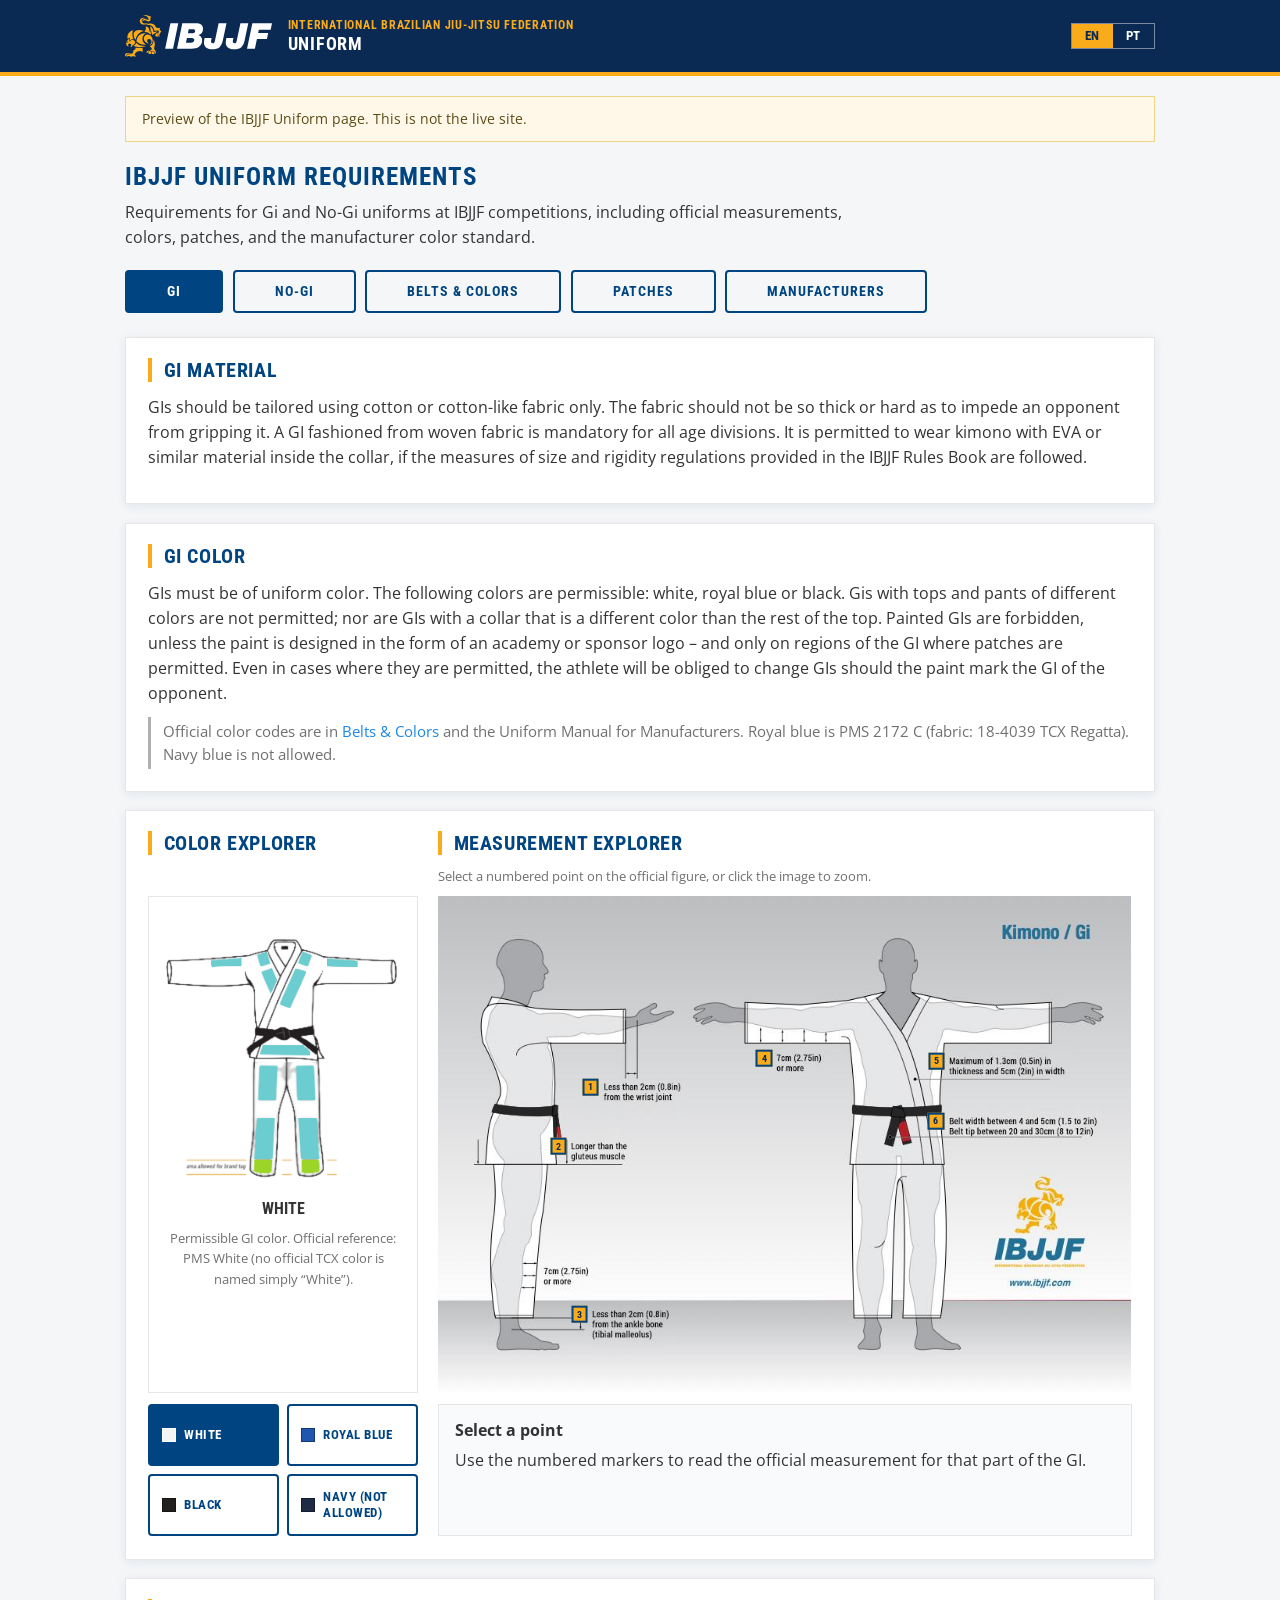
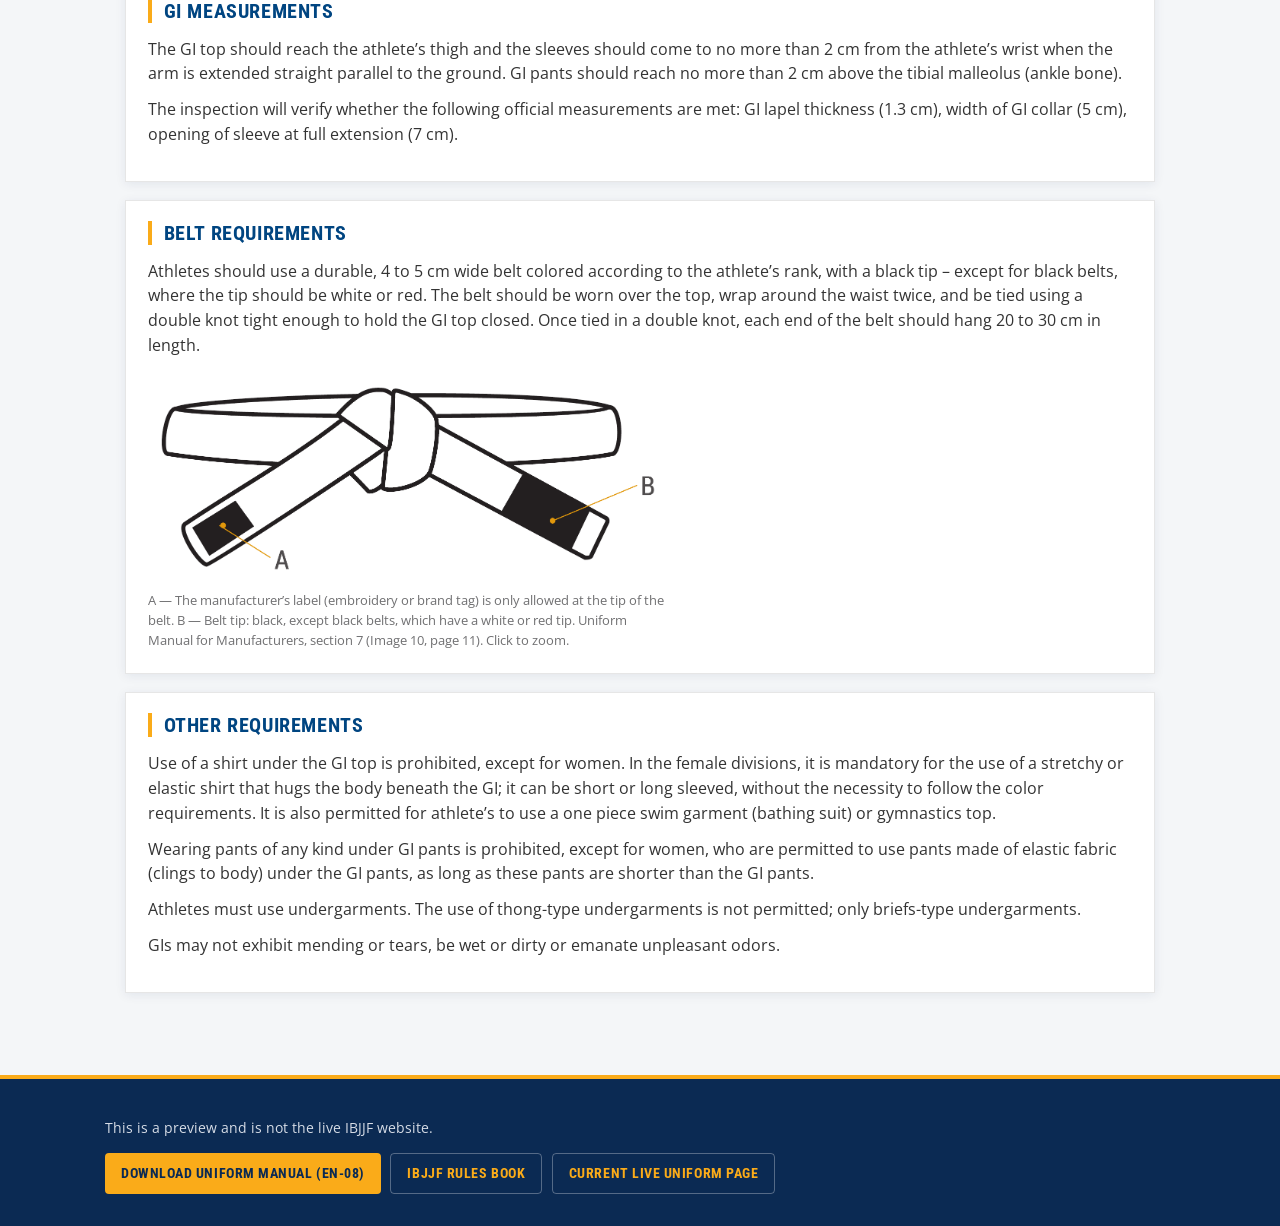
<file: index.html>
<!DOCTYPE html>
<html lang="en">
<head>
  <meta charset="utf-8">
  <meta name="viewport" content="width=device-width, initial-scale=1">
  <meta name="robots" content="noindex, nofollow">
  <meta name="description" content="IBJJF Uniform Requirements for Gi and No-Gi competition, including measurements, colors, patches, and the manufacturer color standard.">
  <title>Uniform | IBJJF</title>
  <link rel="alternate" hreflang="pt-BR" href="pt/">
  <link rel="stylesheet" href="assets/fonts/fonts.css?v=20261117-1522">
  <link rel="stylesheet" href="assets/css/styles.css?v=20261117-1522">
</head>
<body>
  <a class="skip" href="#main">Skip to content</a>

  <header class="site-header">
    <div class="header-inner">
      <a class="logo" href="https://ibjjf.com/" title="IBJJF">
        <img src="assets/img/logo-ibjjf.svg?v=20261117-1522" alt="IBJJF">
      </a>
      <div class="header-brand">
        <span class="org">International Brazilian Jiu-Jitsu Federation</span>
        <span class="page">Uniform</span>
      </div>
      <div class="header-actions">
        <div class="lang-switch" role="group" aria-label="Language">
          <span class="lang is-current" lang="en" aria-current="true">EN</span>
          <a class="lang" id="lang-pt" lang="pt-BR" hreflang="pt-BR" href="pt/" title="Ver esta página em português">PT</a>
        </div>
      </div>
    </div>
  </header>

  <main id="main" class="wrap">
    <p class="banner-proto">Preview of the IBJJF Uniform page. This is not the live site.</p>

    <div class="hero">
      <h1 class="page-title">IBJJF Uniform Requirements</h1>
      <p class="lead">Requirements for Gi and No-Gi uniforms at IBJJF competitions, including official measurements, colors, patches, and the manufacturer color standard.</p>
    </div>

    <div class="tabs" role="tablist" aria-label="Uniform sections">
      <button type="button" class="tab" role="tab" data-tab="gi" aria-selected="true" aria-controls="panel-gi" id="tab-gi">Gi</button>
      <button type="button" class="tab" role="tab" data-tab="nogi" aria-selected="false" aria-controls="panel-nogi" id="tab-nogi">No-Gi</button>
      <button type="button" class="tab" role="tab" data-tab="colors" aria-selected="false" aria-controls="panel-colors" id="tab-colors">Belts &amp; Colors</button>
      <button type="button" class="tab" role="tab" data-tab="patches" aria-selected="false" aria-controls="panel-patches" id="tab-patches">Patches</button>
      <button type="button" class="tab" role="tab" data-tab="makers" aria-selected="false" aria-controls="panel-makers" id="tab-makers">Manufacturers</button>
    </div>

    <!-- GI -->
    <section class="panel is-active" id="panel-gi" role="tabpanel" aria-labelledby="tab-gi">
      <article class="card">
        <h2>GI Material</h2>
        <p class="rule">GIs should be tailored using cotton or cotton-like fabric only. The fabric should not be so thick or hard as to impede an opponent from gripping it. A GI fashioned from woven fabric is mandatory for all age divisions. It is permitted to wear kimono with EVA or similar material inside the collar, if the measures of size and rigidity regulations provided in the IBJJF Rules Book are followed.</p>
      </article>

      <article class="card">
        <h2>GI Color</h2>
        <p class="rule">GIs must be of uniform color. The following colors are permissible: white, royal blue or black. Gis with tops and pants of different colors are not permitted; nor are GIs with a collar that is a different color than the rest of the top. Painted GIs are forbidden, unless the paint is designed in the form of an academy or sponsor logo – and only on regions of the GI where patches are permitted. Even in cases where they are permitted, the athlete will be obliged to change GIs should the paint mark the GI of the opponent.</p>
        <p class="note">Official color codes are in <a href="#colors">Belts &amp; Colors</a> and the Uniform Manual for Manufacturers. Royal blue is PMS 2172 C (fabric: 18-4039 TCX Regatta). Navy blue is not allowed.</p>
      </article>

      <div class="gi-explorer" id="gi-explorers">
        <div class="color-explorer">
          <h2>Color explorer</h2>
          <div class="gi-preview" id="gi-preview">
            <div class="gi-color-stage">
              <img id="gi-color-img" src="assets/img/site/gi-patches-white.png?v=20261117-1522" alt="GI drawing in white." data-zoom="assets/img/site/gi-patches-white.png?v=20261117-1522" tabindex="0">
            </div>
            <p id="gi-color-label" style="font-family:var(--font-display);font-weight:700;text-transform:uppercase;margin:.7rem 0 0;">White</p>
            <p id="gi-color-note" class="caption">Permissible GI color. Official reference: PMS White (no official TCX color is named simply “White”).</p>
          </div>
          <div class="belt-row color-buttons">
            <button type="button" class="belt-btn white" data-gi-color="#f4f4f4" data-art="white" data-name="White" data-allowed="true" data-note="Permissible GI color. Official reference: PMS White (no official TCX color is named simply “White”)." aria-pressed="true">White</button>
            <button type="button" class="belt-btn blue" data-gi-color="#2056AE" data-art="royal" data-name="Royal Blue" data-allowed="true" data-note="Permissible GI color. Official reference: Royal Blue — PMS 2172 C (fabric: 18-4039 TCX Regatta).">Royal Blue</button>
            <button type="button" class="belt-btn black" data-gi-color="#232020" data-art="black" data-name="Black" data-allowed="true" data-note="Permissible GI color. Official reference: Pantone 19-4003 TCX Black Onyx.">Black</button>
            <button type="button" class="belt-btn navy" data-gi-color="#1F2A44" data-art="navy" data-name="Navy Blue (not allowed)" data-allowed="false" data-note="Navy blue is not allowed. Official blue is Royal Blue — PMS 2172 C.">Navy (not allowed)</button>
          </div>
        </div>

        <div class="measure-explorer">
          <h2>Measurement explorer</h2>
          <p class="caption">Select a numbered point on the official figure, or click the image to zoom.</p>
          <div class="measure-map">
            <img src="assets/img/site/gi-measurements.jpg?v=20261117-1522" alt="Official GI measurement figure: sleeve, collar, belt, jacket length and ankle distances." data-zoom="assets/img/site/gi-measurements.jpg?v=20261117-1522" tabindex="0">
            <button type="button" class="hotspot" style="left:23.90%;top:38.49%;" data-measure="wrist" aria-pressed="false" title="Sleeves at the wrist">1</button>
            <button type="button" class="hotspot" style="left:19.28%;top:50.44%;" data-measure="length" aria-pressed="false" title="Jacket length">2</button>
            <button type="button" class="hotspot" style="left:22.32%;top:84.30%;" data-measure="ankle" aria-pressed="false" title="Pants at the ankle">3</button>
            <button type="button" class="hotspot" style="left:48.93%;top:32.69%;" data-measure="sleeve" aria-pressed="false" title="Sleeve opening">4</button>
            <button type="button" class="hotspot" style="left:73.84%;top:33.23%;" data-measure="collar" aria-pressed="false" title="Collar and lapel">5</button>
            <button type="button" class="hotspot" style="left:73.73%;top:45.35%;" data-measure="belt" aria-pressed="false" title="Belt">6</button>
          </div>
          <div class="measure-detail" id="measure-detail">
            <strong id="measure-title">Select a point</strong>
            <p id="measure-text" class="rule" style="margin:.35rem 0 0;">Use the numbered markers to read the official measurement for that part of the GI.</p>
          </div>
        </div>
      </div>

      <article class="card">
        <h2>GI Measurements</h2>
        <p class="rule">The GI top should reach the athlete’s thigh and the sleeves should come to no more than 2 cm from the athlete’s wrist when the arm is extended straight parallel to the ground. GI pants should reach no more than 2 cm above the tibial malleolus (ankle bone).</p>
        <p class="rule">The inspection will verify whether the following official measurements are met: GI lapel thickness (1.3 cm), width of GI collar (5 cm), opening of sleeve at full extension (7 cm).</p>
      </article>

      <article class="card">
        <h2>Belt requirements</h2>
        <p class="rule">Athletes should use a durable, 4 to 5 cm wide belt colored according to the athlete’s rank, with a black tip – except for black belts, where the tip should be white or red. The belt should be worn over the top, wrap around the waist twice, and be tied using a double knot tight enough to hold the GI top closed. Once tied in a double knot, each end of the belt should hang 20 to 30 cm in length.</p>
        <figure class="media-fig" style="max-width:520px;margin-top:1rem;">
          <img src="assets/img/pdf/belt-manual.png?v=20261117-1522" alt="Belt knot diagram: manufacturer label only at the tip (A); black tip with white or red end (B)." data-zoom="assets/img/pdf/belt-manual.png?v=20261117-1522" tabindex="0">
          <figcaption class="caption">A — The manufacturer’s label (embroidery or brand tag) is only allowed at the tip of the belt. B — Belt tip: black, except black belts, which have a white or red tip. Uniform Manual for Manufacturers, section 7 (Image 10, page 11). Click to zoom.</figcaption>
        </figure>
      </article>

      <article class="card">
        <h2>Other Requirements</h2>
        <p class="rule">Use of a shirt under the GI top is prohibited, except for women. In the female divisions, it is mandatory for the use of a stretchy or elastic shirt that hugs the body beneath the GI; it can be short or long sleeved, without the necessity to follow the color requirements. It is also permitted for athlete’s to use a one piece swim garment (bathing suit) or gymnastics top.</p>
        <p class="rule">Wearing pants of any kind under GI pants is prohibited, except for women, who are permitted to use pants made of elastic fabric (clings to body) under the GI pants, as long as these pants are shorter than the GI pants.</p>
        <p class="rule">Athletes must use undergarments. The use of thong-type undergarments is not permitted; only briefs-type undergarments.</p>
        <p class="rule">GIs may not exhibit mending or tears, be wet or dirty or emanate unpleasant odors.</p>
      </article>
    </section>

    <!-- NO-GI -->
    <section class="panel" id="panel-nogi" role="tabpanel" aria-labelledby="tab-nogi">
      <article class="card">
        <h2>Shirts and Rash Guards</h2>
        <p class="rule">Both genders must wear a shirt of elastic material (skin tight) long enough to cover the torso all the way to the waistband of the shorts, colored black, white, or black and white, and, for colored belts (grey, yellow, orange, green, blue, purple and brown), with at least 10% of the rank color (belt) to which the athlete belongs. The rank color must be placed so that the athlete’s rank (belt) can be clearly identified whether the athlete is seen from the front or from the back. Shirts 100% the color of the athlete’s rank (belt) are also permitted.</p>
        <p class="rule">White belts: predominantly white (more than 50% of the surface); the only secondary color allowed is black.</p>
        <p class="rule">Black belts: predominantly black (more than 50% of the surface); the only secondary color allowed is white.</p>
        <p class="rule">Note: For black belts a small red area will be tolerated, but must not de-characterize the athlete’s rank color.</p>
        <p class="cite">Art. 8.1.16.</p>
      </article>

      <article class="card">
        <h2>Select a belt</h2>
        <p class="caption">Choose a rank to see the allowed No-Gi rash guard colors and the official rule for that belt.</p>
        <div class="belt-row" role="group" aria-label="Belt rank">
          <button type="button" class="belt-btn white" data-belt="white" aria-pressed="false">White</button>
          <button type="button" class="belt-btn grey" data-belt="grey" aria-pressed="false">Grey</button>
          <button type="button" class="belt-btn yellow" data-belt="yellow" aria-pressed="false">Yellow</button>
          <button type="button" class="belt-btn orange" data-belt="orange" aria-pressed="false">Orange</button>
          <button type="button" class="belt-btn green" data-belt="green" aria-pressed="false">Green</button>
          <button type="button" class="belt-btn blue" data-belt="blue" aria-pressed="true">Blue</button>
          <button type="button" class="belt-btn purple" data-belt="purple" aria-pressed="false">Purple</button>
          <button type="button" class="belt-btn brown" data-belt="brown" aria-pressed="false">Brown</button>
          <button type="button" class="belt-btn black" data-belt="black" aria-pressed="false">Black</button>
        </div>
        <div class="belt-result">
          <figure class="media-fig">
            <img id="belt-photo" class="belt-photo" src="assets/img/nogi/en_blue.jpg?v=20261117-1522" alt="Example No-Gi rash guard colors for a blue belt" data-zoom="assets/img/nogi/en_blue.jpg?v=20261117-1522" tabindex="0">
            <figcaption class="caption">Example photos. Click to zoom. Official color codes are in Belts &amp; Colors.</figcaption>
          </figure>
          <div>
            <h3 id="belt-title">Blue belt — No-Gi rash guard</h3>
            <p class="rule" id="belt-rule"></p>
            <div class="allowed-chips" id="belt-chips"></div>
          </div>
        </div>
      </article>

      <article class="card">
        <h2>Shorts length (men and women)</h2>
        <p class="rule">Shorts (men and women): must not be longer than the knee, and the bottom of the shorts must be no more than 15 cm above the middle of the knee. For kids divisions, the shorts must cover at least halfway down the thigh.</p>
        <p class="cite">Art. 8.1.16.</p>
        <div class="shorts-row" style="margin-top:1rem;">
          <figure class="media-fig">
            <img src="assets/img/site/no-gi-garment.jpg?v=20261117-1522" alt="Official No-Gi garment figure, side and back, with shorts-length measurements: must not be longer than the knee; no more than 15 cm above the middle of the knee; kids: at least halfway down the thigh." data-zoom="assets/img/site/no-gi-garment.jpg?v=20261117-1522" tabindex="0">
            <figcaption class="caption">Official IBJJF No-Gi figure. Click to zoom.</figcaption>
          </figure>
          <div>
            <h3>Shorts length</h3>
            <p class="rule">Shorts must not be longer than the knee, and the bottom of the shorts must be no more than 15 cm above the middle of the knee. For kids divisions, the shorts must cover at least halfway down the thigh.</p>
            <p class="cite">Art. 8.1.16.</p>
          </div>
        </div>
      </article>

      <div class="grid-2">
        <article class="card">
          <h2>Shorts for men</h2>
          <p class="rule">Board shorts colored black, white, black and white, and/or the color of the rank (belt) to which the athlete belongs, without pockets or with the pockets stitched completely shut, without buttons, exposed drawstrings, zippers or any form of plastic or metal that could present a risk to the opponent.</p>
          <p class="rule">Length: must not be longer than the knee, and the bottom of the shorts must be no more than 15 cm above the middle of the knee. For kids divisions, the shorts must cover at least halfway down the thigh.</p>
          <p class="rule">Also permitted are compression pants (skin-tight spats) and/or compression shorts made of elastic material (skin tight), worn beneath the shorts, in the colors black, white, black and white, and/or the color of the rank (belt) to which the athlete belongs.</p>
        </article>
        <article class="card">
          <h2>Shorts, compression shorts and pants for women</h2>
          <p class="rule">Shorts, compression pants (skin-tight spats) and/or compression shorts colored black, white, black and white, and/or the color of the rank (belt) to which the athlete belongs. The shorts must not have pockets or have the pockets stitched completely shut, must not have buttons, zippers or any kind of plastic or metal that could present a risk to the opponent.</p>
          <p class="rule">Length: must not be longer than the knee, and the bottom of the shorts must be no more than 15 cm above the middle of the knee. For kids divisions, the shorts must cover at least halfway down the thigh.</p>
        </article>
      </div>

      <article class="card">
        <h2>Fabric (Uniform Manual for Manufacturers)</h2>
        <p class="rule">Rash guards are polyester and spandex.</p>
        <p class="note">This fabric specification is from the Uniform Manual for Manufacturers. Manufacturers must match the official color standard on the rash guard’s polyester (see Belts &amp; Colors and the Manufacturers tab).</p>
      </article>
    </section>

    <!-- BELTS & COLORS -->
    <section class="panel" id="panel-colors" role="tabpanel" aria-labelledby="tab-colors">
      <article class="card">
        <h2>Official colors</h2>
        <p class="rule">Official color references are published in the Uniform Manual for Manufacturers. Royal blue is PMS 2172 C; the closest official Cotton TCX is 18-4039 TCX Regatta, used as the fabric reference. Other colors use official Pantone Fashion, Home + Interiors Cotton (TCX) codes. On-screen swatches are approximate; the physical standard is the reference.</p>
        <p class="rule">Rash guards are polyester and spandex. Manufacturers must match the official colour standard on the rash guard’s polyester, by lab dip / approval against the physical standard. Navy Blue is not allowed. White remains PMS White (no official TCX colour is named simply “White”).</p>
        <div class="swatches" style="margin-top:1rem;">
          <div class="swatch-card">
            <div class="chip-block" style="background:#f4f4f4;border:1px solid #ddd;"></div>
            <div class="meta"><p class="name">White</p><p class="code">PMS White</p></div>
          </div>
          <div class="swatch-card">
            <div class="chip-block" style="background:#2056AE;"></div>
            <div class="meta"><p class="name">Royal Blue</p><p class="code">PMS 2172 C<br>fabric: 18-4039 TCX Regatta</p></div>
          </div>
          <div class="swatch-card denied">
            <div class="chip-block" style="background:#1F2A44;"></div>
            <div class="meta"><p class="name">Navy Blue</p><p class="code">Not allowed</p></div>
          </div>
          <div class="swatch-card">
            <div class="chip-block" style="background:#232020;"></div>
            <div class="meta"><p class="name">Black Onyx</p><p class="code">19-4003 TCX</p></div>
          </div>
          <div class="swatch-card">
            <div class="chip-block" style="background:#7b7979;"></div>
            <div class="meta"><p class="name">Silent Storm (Grey)</p><p class="code">17-1508 TCX</p></div>
          </div>
          <div class="swatch-card">
            <div class="chip-block" style="background:#fabc09;"></div>
            <div class="meta"><p class="name">Spectra Yellow</p><p class="code">14-0957 TCX</p></div>
          </div>
          <div class="swatch-card">
            <div class="chip-block" style="background:#f25c19;"></div>
            <div class="meta"><p class="name">Puffin’s Bill (Orange)</p><p class="code">16-1363 TCX</p></div>
          </div>
          <div class="swatch-card">
            <div class="chip-block" style="background:#2a9949;"></div>
            <div class="meta"><p class="name">Kelly Green</p><p class="code">16-6138 TCX</p></div>
          </div>
          <div class="swatch-card">
            <div class="chip-block" style="background:#7f389f;"></div>
            <div class="meta"><p class="name">Bright Violet</p><p class="code">19-3438 TCX</p></div>
          </div>
          <div class="swatch-card">
            <div class="chip-block" style="background:#775024;"></div>
            <div class="meta"><p class="name">Monk’s Robe (Brown)</p><p class="code">18-1048 TCX</p></div>
          </div>
        </div>
        <p class="cite">Same official color standard for Gi colors (white, royal blue, black) and for No-Gi rank colors, matched on polyester for rash guards. Royal blue is PMS 2172 C (fabric: 18-4039 TCX Regatta).</p>
      </article>

      <article class="card">
        <h2>No-Gi rash guard — rules by belt</h2>
        <ul class="rules">
          <li><strong>White belts:</strong> predominantly white (more than 50% of the surface); the only secondary color allowed is black.</li>
          <li><strong>Colored belts (grey, yellow, orange, green, blue, purple and brown):</strong> black, white, or black and white, with at least 10% of the rank color, placed so the rank can be clearly identified from the front or the back. Shirts 100% the belt color are also permitted.</li>
          <li><strong>Black belts:</strong> predominantly black (more than 50% of the surface); the only secondary color allowed is white. A small red area will be tolerated, but must not de-characterize the athlete’s rank color.</li>
        </ul>
        <p class="note">Use the belt selector on the <a href="#nogi">No-Gi</a> tab to see example photos for each rank.</p>
      </article>
    </section>

    <!-- PATCHES -->
    <section class="panel" id="panel-patches" role="tabpanel" aria-labelledby="tab-patches">
      <article class="card">
        <h2>Patches</h2>
        <p class="rule">Patches may only be affixed in authorized regions of the GI, as depicted in the IBJJF Rules Book. They should be of cotton fabric and properly seamed. All patches unseamed or in unauthorized regions of the GI will be removed by the GI inspectors.</p>
        <p class="rule">The patch must be 15 cm distance from the edge of the pants.</p>
        <p class="rule">Painted GIs are forbidden, unless the paint is designed in the form of an academy or sponsor logo – and only on regions of the GI where patches are permitted. Even in cases where they are permitted, the athlete will be obliged to change GIs should the paint mark the GI of the opponent.</p>
        <figure class="media-fig" style="margin:1rem auto 0;max-width:820px;text-align:center;">
          <img src="assets/img/pdf/patches-manual.png?v=20261117-1522" alt="Manufacturer line-art of authorized patch areas, including brand-tag zone at the pants hem and 15 cm distance from the edge of the pants." data-zoom="assets/img/pdf/patches-manual.png?v=20261117-1522" tabindex="0">
          <figcaption class="caption">Line art from the Uniform Manual for Manufacturers, including the brand-tag area and the 15 cm distance from the edge of the pants. Click to zoom.</figcaption>
        </figure>
      </article>
    </section>

    <!-- MANUFACTURERS -->
    <section class="panel" id="panel-makers" role="tabpanel" aria-labelledby="tab-makers">
      <article class="card">
        <h2>Uniform Manual for Manufacturers</h2>
        <p class="rule">The manual sets construction details, labeling, patch areas, and the official color standard for approved uniforms.</p>
        <p class="rule">Rash guards are polyester and spandex. Manufacturers must match the official colour standard on the rash guard’s polyester, by lab dip / approval against the physical standard. Royal blue is PMS 2172 C (fabric: 18-4039 TCX Regatta). Other colours use official Pantone Fashion, Home + Interiors Cotton (TCX) codes. Navy Blue is not allowed. Swatches are approximate; the physical standard is the reference. White remains PMS White (no official TCX colour is named simply “White”).</p>
        <p class="note">Athlete-facing inspection measurements on the Gi tab follow the IBJJF Rules Book and the public Uniform page (lapel thickness 1.3 cm, collar width 5 cm, sleeve opening 7 cm). Construction diagrams below are from the manufacturer manual.</p>
        <p style="margin:1rem 0 0;">
          <a class="btn btn-gold" href="assets/pdf/IBJJF-manual-uniforme-EN-08-final.pdf?v=20261117-1522">Download Uniform Manual (EN-08)</a>
        </p>
      </article>

      <div class="grid-2">
        <figure class="card media-fig">
          <img src="assets/img/pdf/gi-measures-manual.png?v=20261117-1522" alt="Manufacturer GI measurement figures, side and front." data-zoom="assets/img/pdf/gi-measures-manual.png?v=20261117-1522" tabindex="0">
          <figcaption class="caption">Measurement figures from the manufacturer manual. Click to zoom.</figcaption>
        </figure>
        <figure class="card media-fig">
          <img src="assets/img/pdf/reinforcement.png?v=20261117-1522" alt="GI reinforcement construction diagram from the manufacturer manual." data-zoom="assets/img/pdf/reinforcement.png?v=20261117-1522" tabindex="0">
          <figcaption class="caption">Reinforcement. Click to zoom.</figcaption>
        </figure>
        <figure class="card media-fig">
          <img src="assets/img/pdf/pants-construction.png?v=20261117-1522" alt="GI pants construction diagram from the manufacturer manual." data-zoom="assets/img/pdf/pants-construction.png?v=20261117-1522" tabindex="0">
          <figcaption class="caption">Pants construction. Click to zoom.</figcaption>
        </figure>
        <figure class="card media-fig">
          <img src="assets/img/pdf/label-jacket.png?v=20261117-1522" alt="Required jacket label placement from the manufacturer manual." data-zoom="assets/img/pdf/label-jacket.png?v=20261117-1522" tabindex="0">
          <figcaption class="caption">Jacket label. Click to zoom.</figcaption>
        </figure>
        <figure class="card media-fig">
          <img src="assets/img/pdf/label-pants.png?v=20261117-1522" alt="Required pants label placement from the manufacturer manual." data-zoom="assets/img/pdf/label-pants.png?v=20261117-1522" tabindex="0">
          <figcaption class="caption">Pants label. Click to zoom.</figcaption>
        </figure>
        <figure class="card media-fig">
          <img src="assets/img/pdf/belt-manual.png?v=20261117-1522" alt="Belt diagram (Image 10): A is the manufacturer’s label at the tip; B is the belt tip." data-zoom="assets/img/pdf/belt-manual.png?v=20261117-1522" tabindex="0">
          <figcaption class="caption">A — The manufacturer’s label (embroidery or brand tag) is only allowed at the tip of the belt. B — Belt tip: black, except black belts, which have a white or red tip. Uniform Manual for Manufacturers, section 7 (Image 10, page 11). Click to zoom.</figcaption>
        </figure>
      </div>
    </section>
  </main>

  <footer class="site-footer">
    <div class="inner">
      <p>This is a preview and is not the live IBJJF website.</p>
      <div class="downloads">
        <a class="btn btn-gold" href="assets/pdf/IBJJF-manual-uniforme-EN-08-final.pdf?v=20261117-1522">Download Uniform Manual (EN-08)</a>
        <a class="btn btn-ghost" href="https://ibjjf.com/books-videos">IBJJF Rules Book</a>
        <a class="btn btn-ghost" href="https://ibjjf.com/uniform">Current live Uniform page</a>
      </div>
    </div>
  </footer>

  <div class="lightbox" id="lightbox" role="dialog" aria-modal="true" aria-label="Zoomed image">
    <button type="button" class="close" id="lightbox-close" aria-label="Close">&times;</button>
    <img id="lightbox-img" alt="">
  </div>

  <!-- Reviewer-only notes are in REVIEWER-NOTES.md (not linked on the page). -->
  <script src="assets/js/app.js?v=20261117-1522"></script>
</body>
</html>
</file>
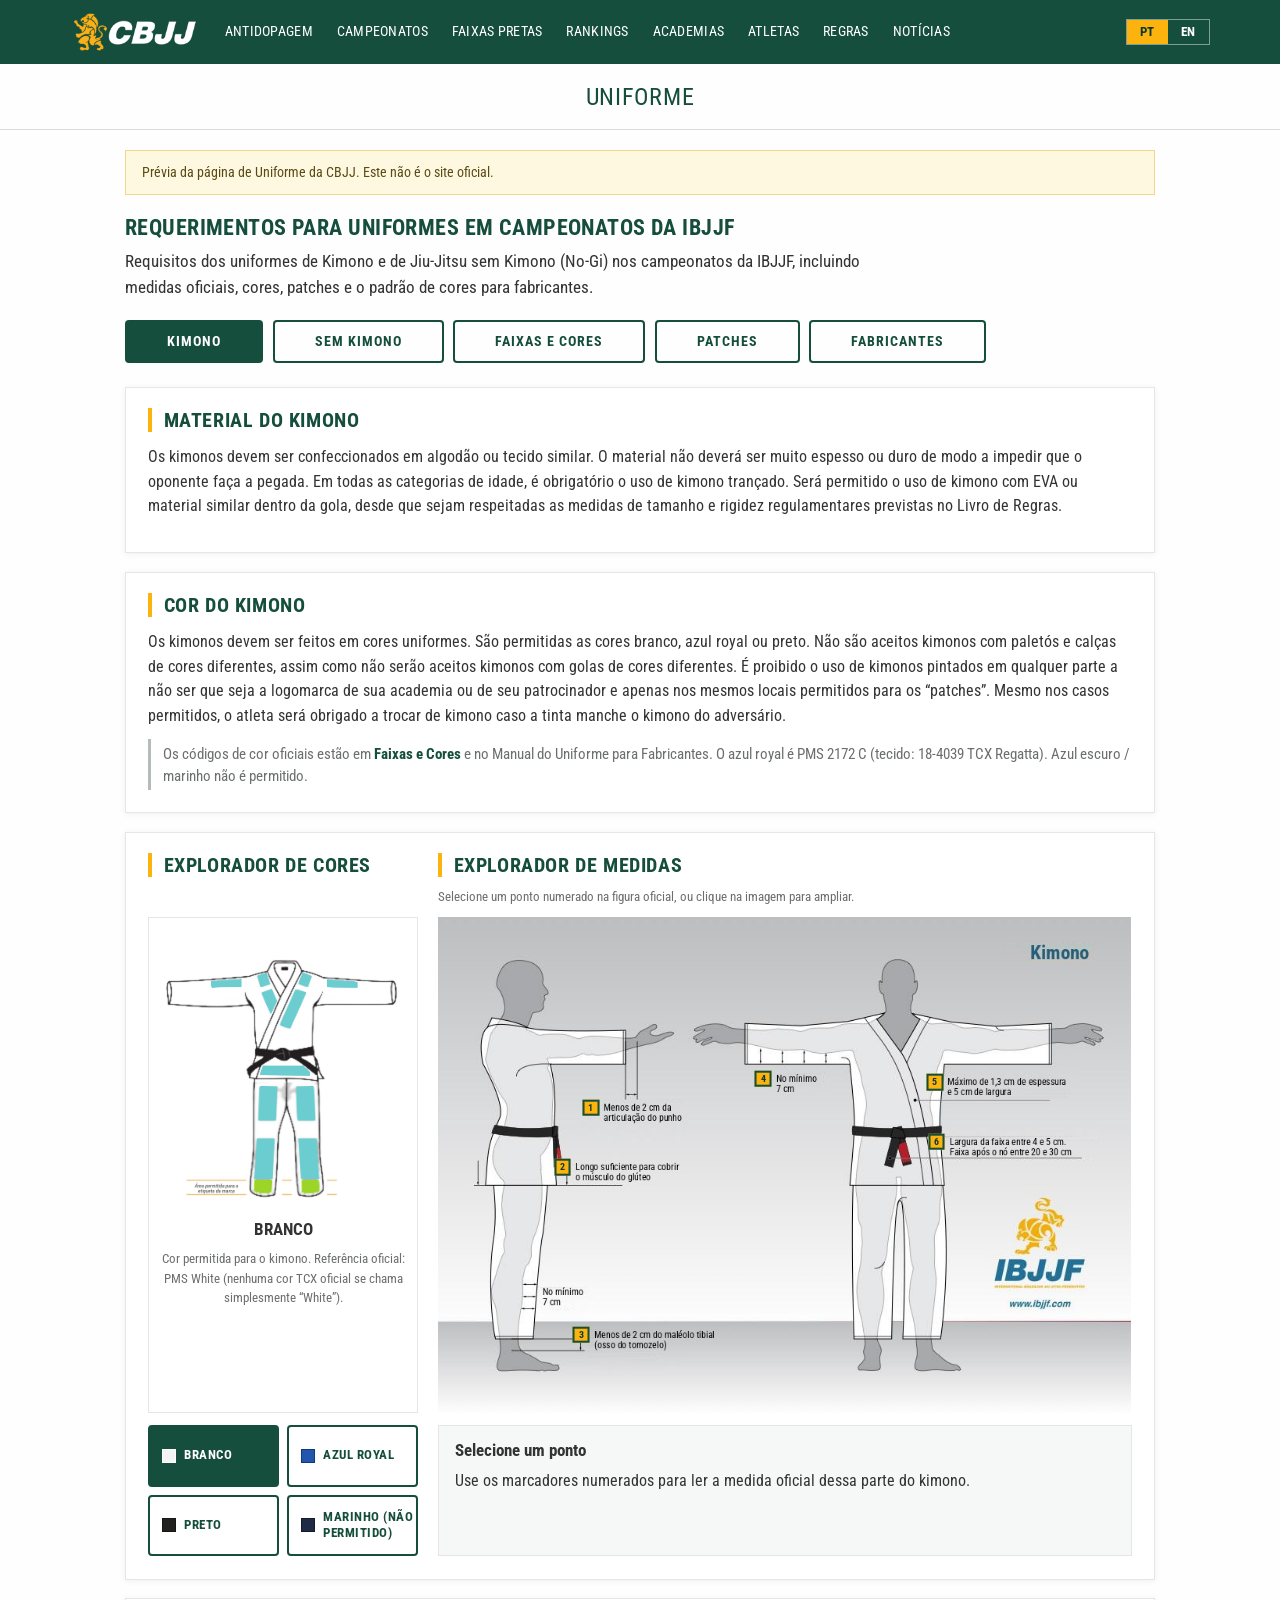
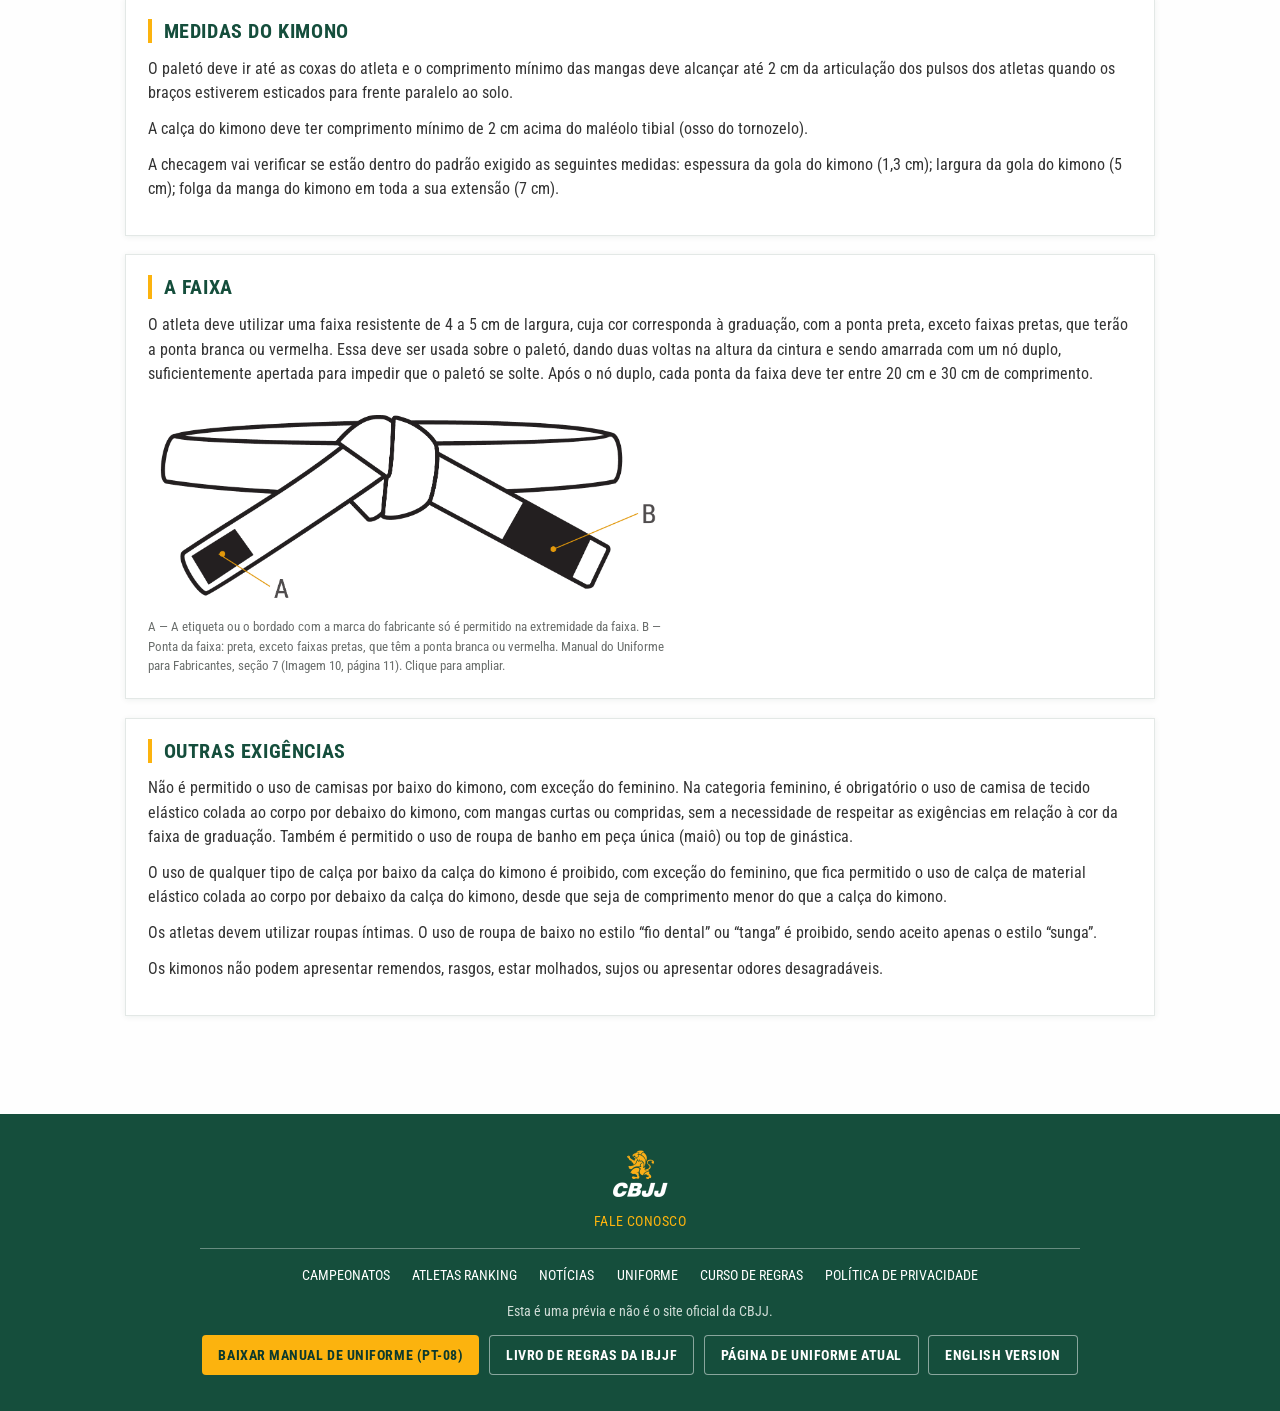
<file: pt/index.html>
<!DOCTYPE html>
<html lang="pt-BR">
<head>
  <meta charset="utf-8">
  <meta name="viewport" content="width=device-width, initial-scale=1">
  <meta name="robots" content="noindex, nofollow">
  <meta name="description" content="Requerimentos de uniforme da IBJJF para competições de Kimono e Sem Kimono (No-Gi): medidas, cores, patches e o padrão de cores para fabricantes.">
  <title>Uniforme | CBJJ</title>
  <link rel="alternate" hreflang="en" href="../">
  <link rel="stylesheet" href="../assets/fonts/fonts.css?v=20261117-1522">
  <link rel="stylesheet" href="../assets/css/styles.css?v=20261117-1522">
  <link rel="stylesheet" href="assets/css/cbjj.css?v=20261117-1522">
</head>
<body>
  <a class="skip" href="#main">Ir para o conteúdo</a>

  <header class="site-header">
    <div class="header-inner">
      <button type="button" class="nav-toggle" id="nav-toggle" aria-label="Abrir menu" aria-expanded="false" aria-controls="main-nav"><span></span><span></span><span></span></button>
      <a class="logo" href="https://cbjj.com.br/" title="CBJJ">
        <img src="assets/img/logo-cbjj-white.png?v=20261117-1522" alt="CBJJ" width="130" height="42">
      </a>
      <nav class="main-nav" id="main-nav" aria-label="Menu principal">
        <a href="https://www.gov.br/abcd/pt-br/" rel="noopener">Antidopagem</a>
        <a href="https://cbjj.com.br/events/championships">Campeonatos</a>
        <a href="https://cbjj.com.br/certified-black-belts">Faixas Pretas</a>
        <a href="https://cbjj.com.br/athlete-ranking-info">Rankings</a>
        <a href="https://cbjj.com.br/registered-academies">Academias</a>
        <a href="https://cbjj.com.br/athletes/become-a-member">Atletas</a>
        <a href="https://cbjj.com.br/books-videos">Regras</a>
        <a href="https://cbjj.com.br/news">Notícias</a>
      </nav>
      <div class="lang-switch" role="group" aria-label="Idioma">
        <span class="lang is-current" lang="pt-BR" aria-current="true">PT</span>
        <a class="lang" id="lang-en" lang="en" hreflang="en" href="../" title="View this page in English">EN</a>
      </div>
    </div>
  </header>

  <div class="title-bar"><h1 class="title-bar-text">Uniforme</h1></div>

  <main id="main" class="wrap">
    <p class="banner-proto">Prévia da página de Uniforme da CBJJ. Este não é o site oficial.</p>

    <div class="hero">
      <h2 class="page-title">Requerimentos para uniformes em campeonatos da IBJJF</h2>
      <p class="lead">Requisitos dos uniformes de Kimono e de Jiu-Jitsu sem Kimono (No-Gi) nos campeonatos da IBJJF, incluindo medidas oficiais, cores, patches e o padrão de cores para fabricantes.</p>
    </div>

    <div class="tabs" role="tablist" aria-label="Seções do uniforme">
      <button type="button" class="tab" role="tab" data-tab="gi" aria-selected="true" aria-controls="panel-gi" id="tab-gi">Kimono</button>
      <button type="button" class="tab" role="tab" data-tab="nogi" aria-selected="false" aria-controls="panel-nogi" id="tab-nogi">Sem Kimono</button>
      <button type="button" class="tab" role="tab" data-tab="colors" aria-selected="false" aria-controls="panel-colors" id="tab-colors">Faixas e Cores</button>
      <button type="button" class="tab" role="tab" data-tab="patches" aria-selected="false" aria-controls="panel-patches" id="tab-patches">Patches</button>
      <button type="button" class="tab" role="tab" data-tab="makers" aria-selected="false" aria-controls="panel-makers" id="tab-makers">Fabricantes</button>
    </div>

    <!-- KIMONO -->
    <section class="panel is-active" id="panel-gi" role="tabpanel" aria-labelledby="tab-gi">
      <article class="card">
        <h2>Material do Kimono</h2>
        <p class="rule">Os kimonos devem ser confeccionados em algodão ou tecido similar. O material não deverá ser muito espesso ou duro de modo a impedir que o oponente faça a pegada. Em todas as categorias de idade, é obrigatório o uso de kimono trançado. Será permitido o uso de kimono com EVA ou material similar dentro da gola, desde que sejam respeitadas as medidas de tamanho e rigidez regulamentares previstas no Livro de Regras.</p>
      </article>

      <article class="card">
        <h2>Cor do Kimono</h2>
        <p class="rule">Os kimonos devem ser feitos em cores uniformes. São permitidas as cores branco, azul royal ou preto. Não são aceitos kimonos com paletós e calças de cores diferentes, assim como não serão aceitos kimonos com golas de cores diferentes. É proibido o uso de kimonos pintados em qualquer parte a não ser que seja a logomarca de sua academia ou de seu patrocinador e apenas nos mesmos locais permitidos para os “patches”. Mesmo nos casos permitidos, o atleta será obrigado a trocar de kimono caso a tinta manche o kimono do adversário.</p>
        <p class="note">Os códigos de cor oficiais estão em <a href="#colors">Faixas e Cores</a> e no Manual do Uniforme para Fabricantes. O azul royal é PMS 2172 C (tecido: 18-4039 TCX Regatta). Azul escuro / marinho não é permitido.</p>
      </article>

      <div class="gi-explorer" id="gi-explorers">
        <div class="color-explorer">
          <h2>Explorador de cores</h2>
          <div class="gi-preview" id="gi-preview">
            <div class="gi-color-stage">
              <img id="gi-color-img" src="assets/img/site/gi-patches-white.png?v=20261117-1522" alt="Desenho do kimono na cor branca." data-zoom="assets/img/site/gi-patches-white.png?v=20261117-1522" tabindex="0">
            </div>
            <p id="gi-color-label" style="font-family:var(--font-display);font-weight:700;text-transform:uppercase;margin:.7rem 0 0;">Branco</p>
            <p id="gi-color-note" class="caption">Cor permitida para o kimono. Referência oficial: PMS White (nenhuma cor TCX oficial se chama simplesmente “White”).</p>
          </div>
          <div class="belt-row color-buttons">
            <button type="button" class="belt-btn white" data-gi-color="#f4f4f4" data-art="white" data-name="Branco" data-allowed="true" data-note="Cor permitida para o kimono. Referência oficial: PMS White (nenhuma cor TCX oficial se chama simplesmente “White”)." aria-pressed="true">Branco</button>
            <button type="button" class="belt-btn blue" data-gi-color="#2056AE" data-art="royal" data-name="Azul Royal" data-allowed="true" data-note="Cor permitida para o kimono. Referência oficial: Azul Royal — PMS 2172 C (tecido: 18-4039 TCX Regatta)." aria-pressed="false">Azul Royal</button>
            <button type="button" class="belt-btn black" data-gi-color="#232020" data-art="black" data-name="Preto" data-allowed="true" data-note="Cor permitida para o kimono. Referência oficial: Pantone 19-4003 TCX Black Onyx." aria-pressed="false">Preto</button>
            <button type="button" class="belt-btn navy" data-gi-color="#1F2A44" data-art="navy" data-name="Azul Marinho (não permitido)" data-allowed="false" data-note="O azul marinho não é permitido. O azul oficial é o Azul Royal — PMS 2172 C." aria-pressed="false">Marinho (não permitido)</button>
          </div>
        </div>

        <div class="measure-explorer">
          <h2>Explorador de medidas</h2>
          <p class="caption">Selecione um ponto numerado na figura oficial, ou clique na imagem para ampliar.</p>
          <div class="measure-map">
            <img src="assets/img/site/gi-measurements.jpg?v=20261117-1522" alt="Figura oficial das medidas do kimono: manga, gola, faixa, comprimento do paletó e distâncias no tornozelo." data-zoom="assets/img/site/gi-measurements.jpg?v=20261117-1522" tabindex="0">
            <button type="button" class="hotspot" style="left:23.93%;top:38.43%;" data-measure="wrist" aria-pressed="false" title="Mangas no punho">1</button>
            <button type="button" class="hotspot" style="left:19.84%;top:50.39%;" data-measure="length" aria-pressed="false" title="Comprimento do paletó">2</button>
            <button type="button" class="hotspot" style="left:22.55%;top:84.19%;" data-measure="ankle" aria-pressed="false" title="Calça no tornozelo">3</button>
            <button type="button" class="hotspot" style="left:48.82%;top:32.60%;" data-measure="sleeve" aria-pressed="false" title="Folga da manga">4</button>
            <button type="button" class="hotspot" style="left:73.56%;top:33.23%;" data-measure="collar" aria-pressed="false" title="Gola">5</button>
            <button type="button" class="hotspot" style="left:73.84%;top:45.29%;" data-measure="belt" aria-pressed="false" title="Faixa">6</button>
          </div>
          <div class="measure-detail" id="measure-detail">
            <strong id="measure-title">Selecione um ponto</strong>
            <p id="measure-text" class="rule" style="margin:.35rem 0 0;">Use os marcadores numerados para ler a medida oficial dessa parte do kimono.</p>
          </div>
        </div>
      </div>

      <article class="card">
        <h2>Medidas do Kimono</h2>
        <p class="rule">O paletó deve ir até as coxas do atleta e o comprimento mínimo das mangas deve alcançar até 2 cm da articulação dos pulsos dos atletas quando os braços estiverem esticados para frente paralelo ao solo.</p>
        <p class="rule">A calça do kimono deve ter comprimento mínimo de 2 cm acima do maléolo tibial (osso do tornozelo).</p>
        <p class="rule">A checagem vai verificar se estão dentro do padrão exigido as seguintes medidas: espessura da gola do kimono (1,3 cm); largura da gola do kimono (5 cm); folga da manga do kimono em toda a sua extensão (7 cm).</p>
      </article>

      <article class="card">
        <h2>A Faixa</h2>
        <p class="rule">O atleta deve utilizar uma faixa resistente de 4 a 5 cm de largura, cuja cor corresponda à graduação, com a ponta preta, exceto faixas pretas, que terão a ponta branca ou vermelha. Essa deve ser usada sobre o paletó, dando duas voltas na altura da cintura e sendo amarrada com um nó duplo, suficientemente apertada para impedir que o paletó se solte. Após o nó duplo, cada ponta da faixa deve ter entre 20 cm e 30 cm de comprimento.</p>
        <figure class="media-fig" style="max-width:520px;margin-top:1rem;">
          <img src="assets/img/pdf/belt-manual.png?v=20261117-1522" alt="Diagrama do nó da faixa: etiqueta do fabricante somente na extremidade (A); ponta preta, com extremidade branca ou vermelha (B)." data-zoom="assets/img/pdf/belt-manual.png?v=20261117-1522" tabindex="0">
          <figcaption class="caption">A — A etiqueta ou o bordado com a marca do fabricante só é permitido na extremidade da faixa. B — Ponta da faixa: preta, exceto faixas pretas, que têm a ponta branca ou vermelha. Manual do Uniforme para Fabricantes, seção 7 (Imagem 10, página 11). Clique para ampliar.</figcaption>
        </figure>
      </article>

      <article class="card">
        <h2>Outras exigências</h2>
        <p class="rule">Não é permitido o uso de camisas por baixo do kimono, com exceção do feminino. Na categoria feminino, é obrigatório o uso de camisa de tecido elástico colada ao corpo por debaixo do kimono, com mangas curtas ou compridas, sem a necessidade de respeitar as exigências em relação à cor da faixa de graduação. Também é permitido o uso de roupa de banho em peça única (maiô) ou top de ginástica.</p>
        <p class="rule">O uso de qualquer tipo de calça por baixo da calça do kimono é proibido, com exceção do feminino, que fica permitido o uso de calça de material elástico colada ao corpo por debaixo da calça do kimono, desde que seja de comprimento menor do que a calça do kimono.</p>
        <p class="rule">Os atletas devem utilizar roupas íntimas. O uso de roupa de baixo no estilo “fio dental” ou “tanga” é proibido, sendo aceito apenas o estilo “sunga”.</p>
        <p class="rule">Os kimonos não podem apresentar remendos, rasgos, estar molhados, sujos ou apresentar odores desagradáveis.</p>
      </article>
    </section>

    <!-- SEM KIMONO -->
    <section class="panel" id="panel-nogi" role="tabpanel" aria-labelledby="tab-nogi">
      <article class="card">
        <h2>Camisas e Rash Guards</h2>
        <p class="rule">Para ambos os gêneros deve ser usada camisa de tecido elástico (colado ao corpo) com comprimento que cubra a linha da cintura da bermuda, de cor preta, branca ou preta e branca, e, para as faixas coloridas (cinza, amarela, laranja, verde, azul, roxa e marrom), com pelo menos 10% na cor referente à graduação (faixa) a que o atleta pertence. A cor da graduação deve estar posicionada de forma que a graduação (faixa) do atleta possa ser claramente identificada, seja o atleta visto de frente ou de costas. Camisas 100% na cor da graduação (faixa) a que o atleta pertence também são aceitas.</p>
        <p class="rule">Faixas brancas: predominantemente branca (mais de 50% da superfície); a única cor secundária permitida é a preta.</p>
        <p class="rule">Faixas pretas: predominantemente preta (mais de 50% da superfície); a única cor secundária permitida é a branca.</p>
        <p class="rule">Obs.: para as categorias de faixa preta será tolerada uma pequena área na cor vermelha, mas sem descaracterizar a cor da graduação do atleta.</p>
        <p class="cite">Art. 8.1.16.</p>
      </article>

      <article class="card">
        <h2>Escolha a faixa</h2>
        <p class="caption">Escolha uma graduação para ver as cores permitidas da rash guard No-Gi e a regra oficial para essa faixa.</p>
        <div class="belt-row" role="group" aria-label="Graduação da faixa">
          <button type="button" class="belt-btn white" data-belt="white" aria-pressed="false">Branca</button>
          <button type="button" class="belt-btn grey" data-belt="grey" aria-pressed="false">Cinza</button>
          <button type="button" class="belt-btn yellow" data-belt="yellow" aria-pressed="false">Amarela</button>
          <button type="button" class="belt-btn orange" data-belt="orange" aria-pressed="false">Laranja</button>
          <button type="button" class="belt-btn green" data-belt="green" aria-pressed="false">Verde</button>
          <button type="button" class="belt-btn blue" data-belt="blue" aria-pressed="true">Azul</button>
          <button type="button" class="belt-btn purple" data-belt="purple" aria-pressed="false">Roxa</button>
          <button type="button" class="belt-btn brown" data-belt="brown" aria-pressed="false">Marrom</button>
          <button type="button" class="belt-btn black" data-belt="black" aria-pressed="false">Preta</button>
        </div>
        <div class="belt-result">
          <figure class="media-fig">
            <img id="belt-photo" class="belt-photo" src="assets/img/nogi/pt_blue.jpg?v=20261117-1522" alt="Exemplo de cores da rash guard No-Gi para a faixa azul" data-zoom="assets/img/nogi/pt_blue.jpg?v=20261117-1522" tabindex="0">
            <figcaption class="caption">Fotos de exemplo. Clique para ampliar. Os códigos de cor oficiais estão em Faixas e Cores.</figcaption>
          </figure>
          <div>
            <h3 id="belt-title">Faixa azul — rash guard No-Gi</h3>
            <p class="rule" id="belt-rule"></p>
            <div class="allowed-chips" id="belt-chips"></div>
          </div>
        </div>
      </article>

      <article class="card">
        <h2>Comprimento da bermuda (homens e mulheres)</h2>
        <p class="rule">Bermudas (homens e mulheres): o short não passa do joelho, e a barra fica a no máximo 15 cm acima do meio do joelho. Nas categorias infantis, o short deve cobrir no mínimo a metade da coxa.</p>
        <p class="cite">Art. 8.1.16.</p>
        <div class="shorts-row" style="margin-top:1rem;">
          <figure class="media-fig">
            <img src="assets/img/site/no-gi-garment.jpg?v=20261117-1522" alt="Figura oficial do uniforme sem kimono, de lado e de costas, com as medidas do comprimento da bermuda: não pode passar do joelho; no máximo 15 cm acima do meio do joelho; infantil: no mínimo a metade da coxa." data-zoom="assets/img/site/no-gi-garment.jpg?v=20261117-1522" tabindex="0">
            <figcaption class="caption">Figura oficial da IBJJF para Sem Kimono. Clique para ampliar.</figcaption>
          </figure>
          <div>
            <h3>Comprimento da bermuda</h3>
            <p class="rule">O short não passa do joelho, e a barra fica a no máximo 15 cm acima do meio do joelho. Nas categorias infantis, o short deve cobrir no mínimo a metade da coxa.</p>
            <p class="cite">Art. 8.1.16.</p>
          </div>
        </div>
      </article>

      <div class="grid-2">
        <article class="card">
          <h2>Bermudas para homens</h2>
          <p class="rule">Bermuda nas cores preta, branca, preta com branca e/ou na cor da graduação (faixa) a que o atleta pertence, sem bolsos ou com bolsos completamente fechados por costura, sem botões, cordões expostos, fechos ou qualquer peça plástica ou metálica que apresente risco ao adversário.</p>
          <p class="rule">Comprimento: o short não passa do joelho, e a barra fica a no máximo 15 cm acima do meio do joelho. Nas categorias infantis, o short deve cobrir no mínimo a metade da coxa.</p>
          <p class="rule">É permitido o uso de calça (colada ao corpo) e/ou short de compressão de tecido elástico (colado ao corpo) por baixo da bermuda, nas cores preta, branca, preta e branca e/ou na cor da graduação (faixa) a que o atleta pertence.</p>
        </article>
        <article class="card">
          <h2>Shorts, shorts de compressão e calças para mulheres</h2>
          <p class="rule">Short, calça de tecido elástico (colado ao corpo) e/ou short de compressão nas cores preta, branca, preta e branca e/ou na cor da graduação (faixa) a que a atleta pertence. O short deve ser sem bolsos ou com bolsos completamente fechados por costura, sem botões, fechos ou qualquer peça plástica ou metálica que apresente risco à adversária.</p>
          <p class="rule">Comprimento: o short não passa do joelho, e a barra fica a no máximo 15 cm acima do meio do joelho. Nas categorias infantis, o short deve cobrir no mínimo a metade da coxa.</p>
        </article>
      </div>

      <article class="card">
        <h2>Tecido (Manual do Uniforme para Fabricantes)</h2>
        <p class="rule">Rash guards são de poliéster e elastano (spandex).</p>
        <p class="note">Esta especificação de tecido é do Manual do Uniforme para Fabricantes. Os fabricantes devem igualar o padrão oficial de cor no poliéster do rash guard (veja Faixas e Cores e a aba Fabricantes).</p>
      </article>
    </section>

    <!-- FAIXAS E CORES -->
    <section class="panel" id="panel-colors" role="tabpanel" aria-labelledby="tab-colors">
      <article class="card">
        <h2>Cores oficiais</h2>
        <p class="rule">As referências oficiais de cor são publicadas no Manual do Uniforme para Fabricantes. O azul royal é PMS 2172 C; o Cotton TCX oficial mais próximo é 18-4039 TCX Regatta, usado como referência de tecido. As demais cores usam os códigos oficiais Pantone Fashion, Home + Interiors Cotton (TCX). As amostras na tela são aproximadas; o padrão físico é a referência.</p>
        <p class="rule">Rash guards são de poliéster e elastano (spandex). Os fabricantes devem igualar o padrão oficial de cor no poliéster do rash guard, por lab dip / aprovação contra o padrão físico. Azul escuro / marinho não é permitido. O branco continua sendo PMS White (nenhuma cor TCX oficial se chama simplesmente “White”).</p>
        <div class="swatches" style="margin-top:1rem;">
          <div class="swatch-card">
            <div class="chip-block" style="background:#f4f4f4;border:1px solid #ddd;"></div>
            <div class="meta"><p class="name">Branco</p><p class="code">PMS White</p></div>
          </div>
          <div class="swatch-card">
            <div class="chip-block" style="background:#2056AE;"></div>
            <div class="meta"><p class="name">Azul Royal</p><p class="code">PMS 2172 C<br>tecido: 18-4039 TCX Regatta</p></div>
          </div>
          <div class="swatch-card denied">
            <div class="chip-block" style="background:#1F2A44;"></div>
            <div class="meta"><p class="name">Azul Marinho</p><p class="code">Não permitido</p></div>
          </div>
          <div class="swatch-card">
            <div class="chip-block" style="background:#232020;"></div>
            <div class="meta"><p class="name">Black Onyx (Preto)</p><p class="code">19-4003 TCX</p></div>
          </div>
          <div class="swatch-card">
            <div class="chip-block" style="background:#7b7979;"></div>
            <div class="meta"><p class="name">Silent Storm (Cinza)</p><p class="code">17-1508 TCX</p></div>
          </div>
          <div class="swatch-card">
            <div class="chip-block" style="background:#fabc09;"></div>
            <div class="meta"><p class="name">Spectra Yellow (Amarelo)</p><p class="code">14-0957 TCX</p></div>
          </div>
          <div class="swatch-card">
            <div class="chip-block" style="background:#f25c19;"></div>
            <div class="meta"><p class="name">Puffin’s Bill (Laranja)</p><p class="code">16-1363 TCX</p></div>
          </div>
          <div class="swatch-card">
            <div class="chip-block" style="background:#2a9949;"></div>
            <div class="meta"><p class="name">Kelly Green (Verde)</p><p class="code">16-6138 TCX</p></div>
          </div>
          <div class="swatch-card">
            <div class="chip-block" style="background:#7f389f;"></div>
            <div class="meta"><p class="name">Bright Violet (Roxo)</p><p class="code">19-3438 TCX</p></div>
          </div>
          <div class="swatch-card">
            <div class="chip-block" style="background:#775024;"></div>
            <div class="meta"><p class="name">Monk’s Robe (Marrom)</p><p class="code">18-1048 TCX</p></div>
          </div>
        </div>
        <p class="cite">O mesmo padrão oficial de cores vale para as cores do kimono (branco, azul royal, preto) e para as cores de graduação no No-Gi, igualado no poliéster para rash guards. O azul royal é PMS 2172 C (tecido: 18-4039 TCX Regatta).</p>
      </article>

      <article class="card">
        <h2>Rash guard No-Gi — regras por faixa</h2>
        <ul class="rules">
          <li><strong>Faixas brancas:</strong> predominantemente branca (mais de 50% da superfície); a única cor secundária permitida é a preta.</li>
          <li><strong>Faixas coloridas (cinza, amarela, laranja, verde, azul, roxa e marrom):</strong> preta, branca ou preta e branca, com pelo menos 10% na cor da graduação, posicionada de modo que a graduação possa ser claramente identificada de frente ou de costas. Camisas 100% na cor da faixa também são aceitas.</li>
          <li><strong>Faixas pretas:</strong> predominantemente preta (mais de 50% da superfície); a única cor secundária permitida é a branca. Uma pequena área vermelha será tolerada, mas sem descaracterizar a cor da graduação do atleta.</li>
        </ul>
        <p class="note">Use o seletor de faixa na aba <a href="#nogi">Sem Kimono</a> para ver fotos de exemplo de cada graduação.</p>
      </article>
    </section>

    <!-- PATCHES -->
    <section class="panel" id="panel-patches" role="tabpanel" aria-labelledby="tab-patches">
      <article class="card">
        <h2>Patches</h2>
        <p class="rule">Os patches ou bordados só podem estar presentes nos locais autorizados. Os patches devem ser de tecido de algodão e devem estar devidamente costurados. Todos os patches descosturados ou em locais não autorizados devem ser retirados antes da checagem do kimono.</p>
        <p class="rule">O patch deve estar a 15 cm de distância da barra da calça.</p>
        <p class="rule">É proibido o uso de kimonos pintados em qualquer parte a não ser que seja a logomarca de sua academia ou de seu patrocinador e apenas nos mesmos locais permitidos para os “patches”. Mesmo nos casos permitidos, o atleta será obrigado a trocar de kimono caso a tinta manche o kimono do adversário.</p>
        <figure class="media-fig" style="margin:1rem auto 0;max-width:820px;text-align:center;">
          <img src="assets/img/pdf/patches-manual.png?v=20261117-1522" alt="Desenho técnico do fabricante com as áreas autorizadas para patches, incluindo a área permitida para a etiqueta da marca na barra da calça e a distância de 15 cm da barra da calça." data-zoom="assets/img/pdf/patches-manual.png?v=20261117-1522" tabindex="0">
          <figcaption class="caption">Desenho do Manual do Uniforme para Fabricantes, com a área da etiqueta da marca e a distância de 15 cm da barra da calça. Clique para ampliar.</figcaption>
        </figure>
      </article>
    </section>

    <!-- FABRICANTES -->
    <section class="panel" id="panel-makers" role="tabpanel" aria-labelledby="tab-makers">
      <article class="card">
        <h2>Manual do Uniforme para Fabricantes</h2>
        <p class="rule">O manual define os detalhes de construção, etiquetagem, áreas de patches e o padrão oficial de cores dos uniformes aprovados.</p>
        <p class="rule">Rash guards são de poliéster e elastano (spandex). Os fabricantes devem igualar o padrão oficial de cor no poliéster do rash guard, por lab dip / aprovação contra o padrão físico. O azul royal é PMS 2172 C (tecido: 18-4039 TCX Regatta). As demais cores usam os códigos oficiais Pantone Fashion, Home + Interiors Cotton (TCX). Azul escuro / marinho não é permitido. As amostras são aproximadas; o padrão físico é a referência. O branco continua sendo PMS White (nenhuma cor TCX oficial se chama simplesmente “White”).</p>
        <p class="note">As medidas de inspeção voltadas ao atleta, na aba Kimono, seguem o Livro de Regras da IBJJF e a página pública de Uniforme (espessura da gola 1,3 cm, largura da gola 5 cm, folga da manga 7 cm). Os diagramas de construção abaixo são do manual para fabricantes.</p>
      </article>

      <div class="grid-2">
        <figure class="card media-fig">
          <img src="assets/img/pdf/gi-measures-manual.png?v=20261117-1522" alt="Figuras de medidas do kimono do manual para fabricantes, de lado e de frente." data-zoom="assets/img/pdf/gi-measures-manual.png?v=20261117-1522" tabindex="0">
          <figcaption class="caption">Figuras de medidas do manual para fabricantes. Clique para ampliar.</figcaption>
        </figure>
        <figure class="card media-fig">
          <img src="assets/img/pdf/reinforcement.png?v=20261117-1522" alt="Diagrama de construção dos reforços do kimono, do manual para fabricantes." data-zoom="assets/img/pdf/reinforcement.png?v=20261117-1522" tabindex="0">
          <figcaption class="caption">Reforço. Clique para ampliar.</figcaption>
        </figure>
        <figure class="card media-fig">
          <img src="assets/img/pdf/pants-construction.png?v=20261117-1522" alt="Diagrama de construção da calça do kimono, do manual para fabricantes." data-zoom="assets/img/pdf/pants-construction.png?v=20261117-1522" tabindex="0">
          <figcaption class="caption">Construção da calça. Clique para ampliar.</figcaption>
        </figure>
        <figure class="card media-fig">
          <img src="assets/img/pdf/label-jacket.png?v=20261117-1522" alt="Posição exigida das etiquetas do paletó, do manual para fabricantes." data-zoom="assets/img/pdf/label-jacket.png?v=20261117-1522" tabindex="0">
          <figcaption class="caption">Etiqueta do paletó. Clique para ampliar.</figcaption>
        </figure>
        <figure class="card media-fig">
          <img src="assets/img/pdf/label-pants.png?v=20261117-1522" alt="Posição exigida das etiquetas da calça, do manual para fabricantes." data-zoom="assets/img/pdf/label-pants.png?v=20261117-1522" tabindex="0">
          <figcaption class="caption">Etiqueta da calça. Clique para ampliar.</figcaption>
        </figure>
        <figure class="card media-fig">
          <img src="assets/img/pdf/belt-manual.png?v=20261117-1522" alt="Diagrama da faixa (Imagem 10): A é a etiqueta do fabricante na extremidade; B é a ponta da faixa." data-zoom="assets/img/pdf/belt-manual.png?v=20261117-1522" tabindex="0">
          <figcaption class="caption">A — A etiqueta ou o bordado com a marca do fabricante só é permitido na extremidade da faixa. B — Ponta da faixa: preta, exceto faixas pretas, que têm a ponta branca ou vermelha. Manual do Uniforme para Fabricantes, seção 7 (Imagem 10, página 11). Clique para ampliar.</figcaption>
        </figure>
      </div>
    </section>
  </main>

  <footer class="site-footer">
    <div class="inner">
      <img class="footer-logo" src="assets/img/logo-cbjj-footer.png?v=20261117-1522" alt="CBJJ" width="65" height="55">
      <p class="contact-us"><a href="https://help.cbjj.com.br/" rel="noopener">FALE CONOSCO</a></p>
      <hr>
      <nav class="footer-links" aria-label="Links do rodapé">
        <a href="https://cbjj.com.br/events/championships">Campeonatos</a>
        <a href="https://cbjj.com.br/2026-athletes-ranking">Atletas Ranking</a>
        <a href="https://cbjj.com.br/news">Notícias</a>
        <a href="https://cbjj.com.br/uniform">Uniforme</a>
        <a href="https://cursos.ibjjf.com/" rel="noopener">Curso de regras</a>
        <a href="https://cbjj.com.br/privacy-policy">Política de Privacidade</a>
      </nav>
      <p class="preview-note">Esta é uma prévia e não é o site oficial da CBJJ.</p>
      <div class="downloads">
        <a class="btn btn-gold" href="assets/pdf/IBJJF-manual-uniforme-PT-08-final.pdf?v=20261117-1522">Baixar Manual de Uniforme (PT-08)</a>
        <a class="btn btn-ghost" href="https://cbjj.com.br/books-videos">Livro de Regras da IBJJF</a>
        <a class="btn btn-ghost" href="https://cbjj.com.br/uniform">Página de Uniforme atual</a>
        <a class="btn btn-ghost" id="lang-en-foot" href="../" hreflang="en">English version</a>
      </div>
    </div>
  </footer>

  <div class="lightbox" id="lightbox" role="dialog" aria-modal="true" aria-label="Imagem ampliada">
    <button type="button" class="close" id="lightbox-close" aria-label="Fechar">&times;</button>
    <img id="lightbox-img" alt="">
  </div>

  <script src="assets/js/app.js?v=20261117-1522"></script>
</body>
</html>
</file>
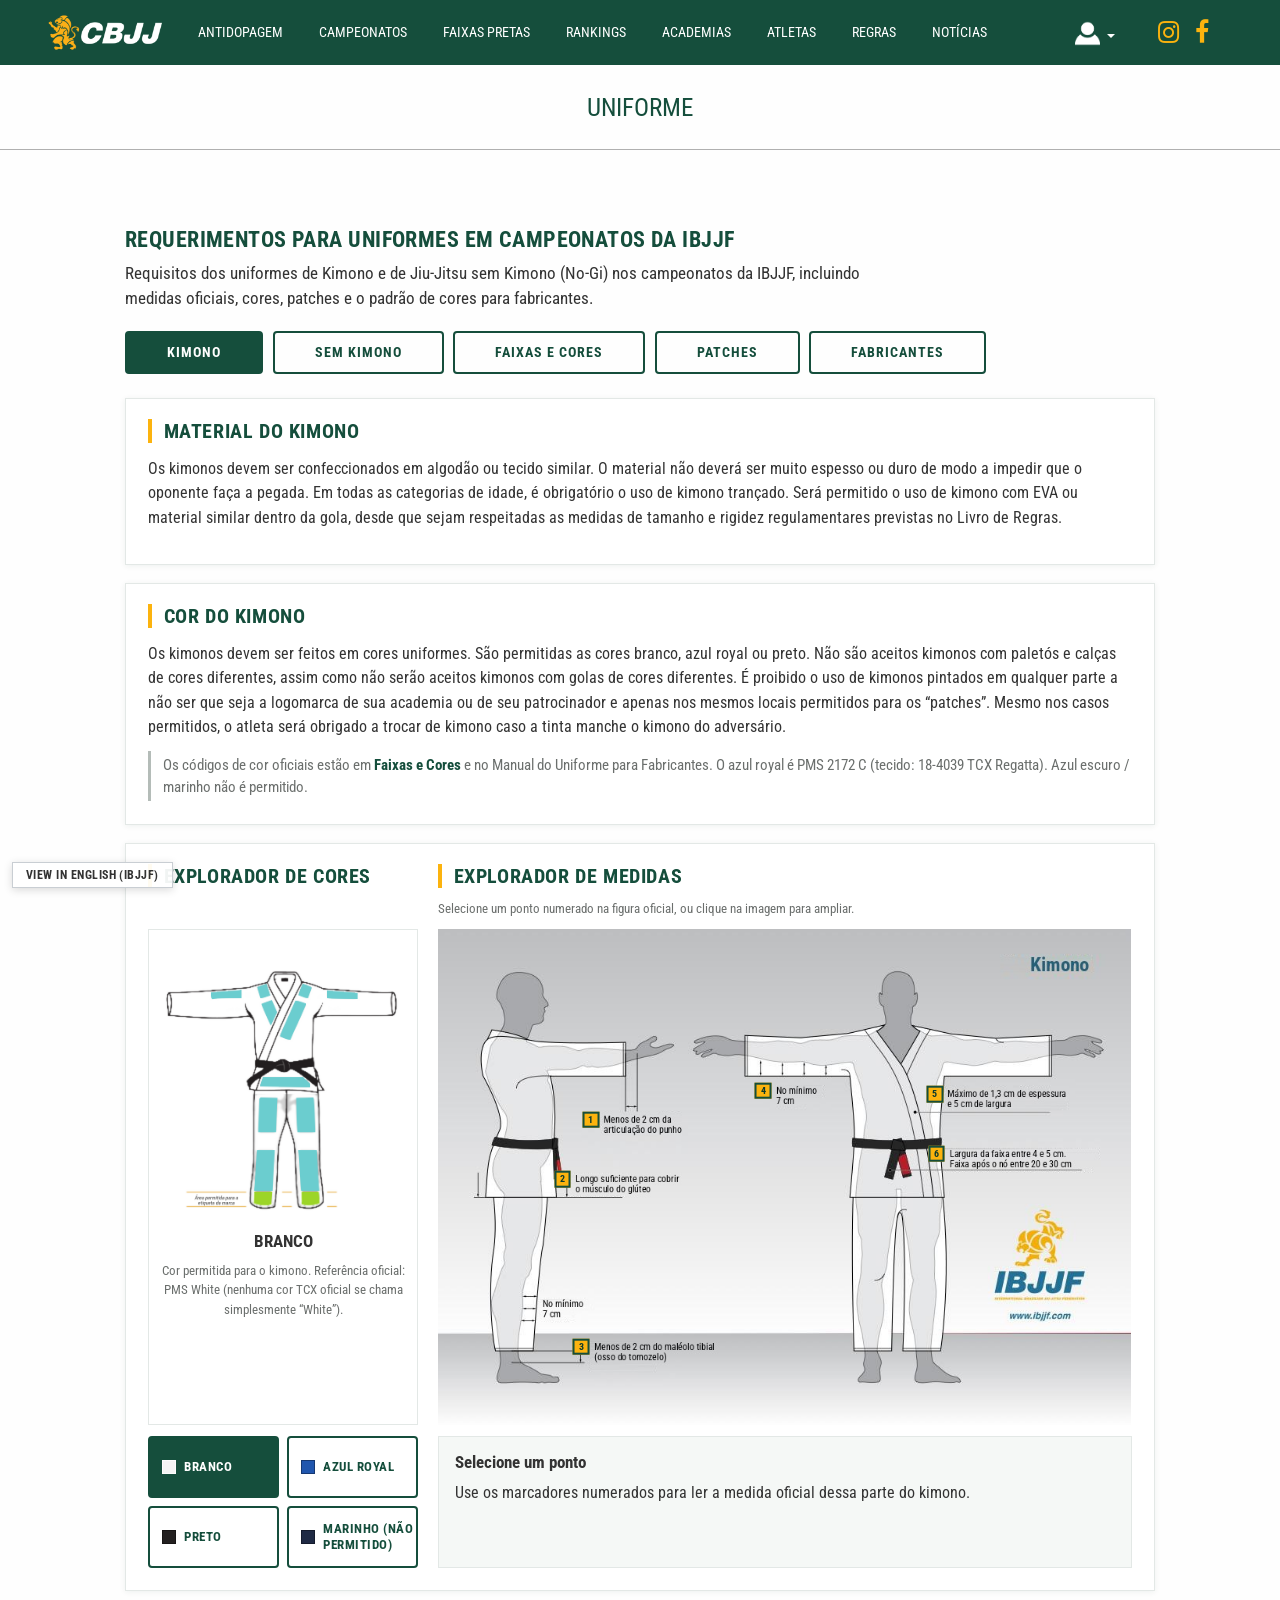
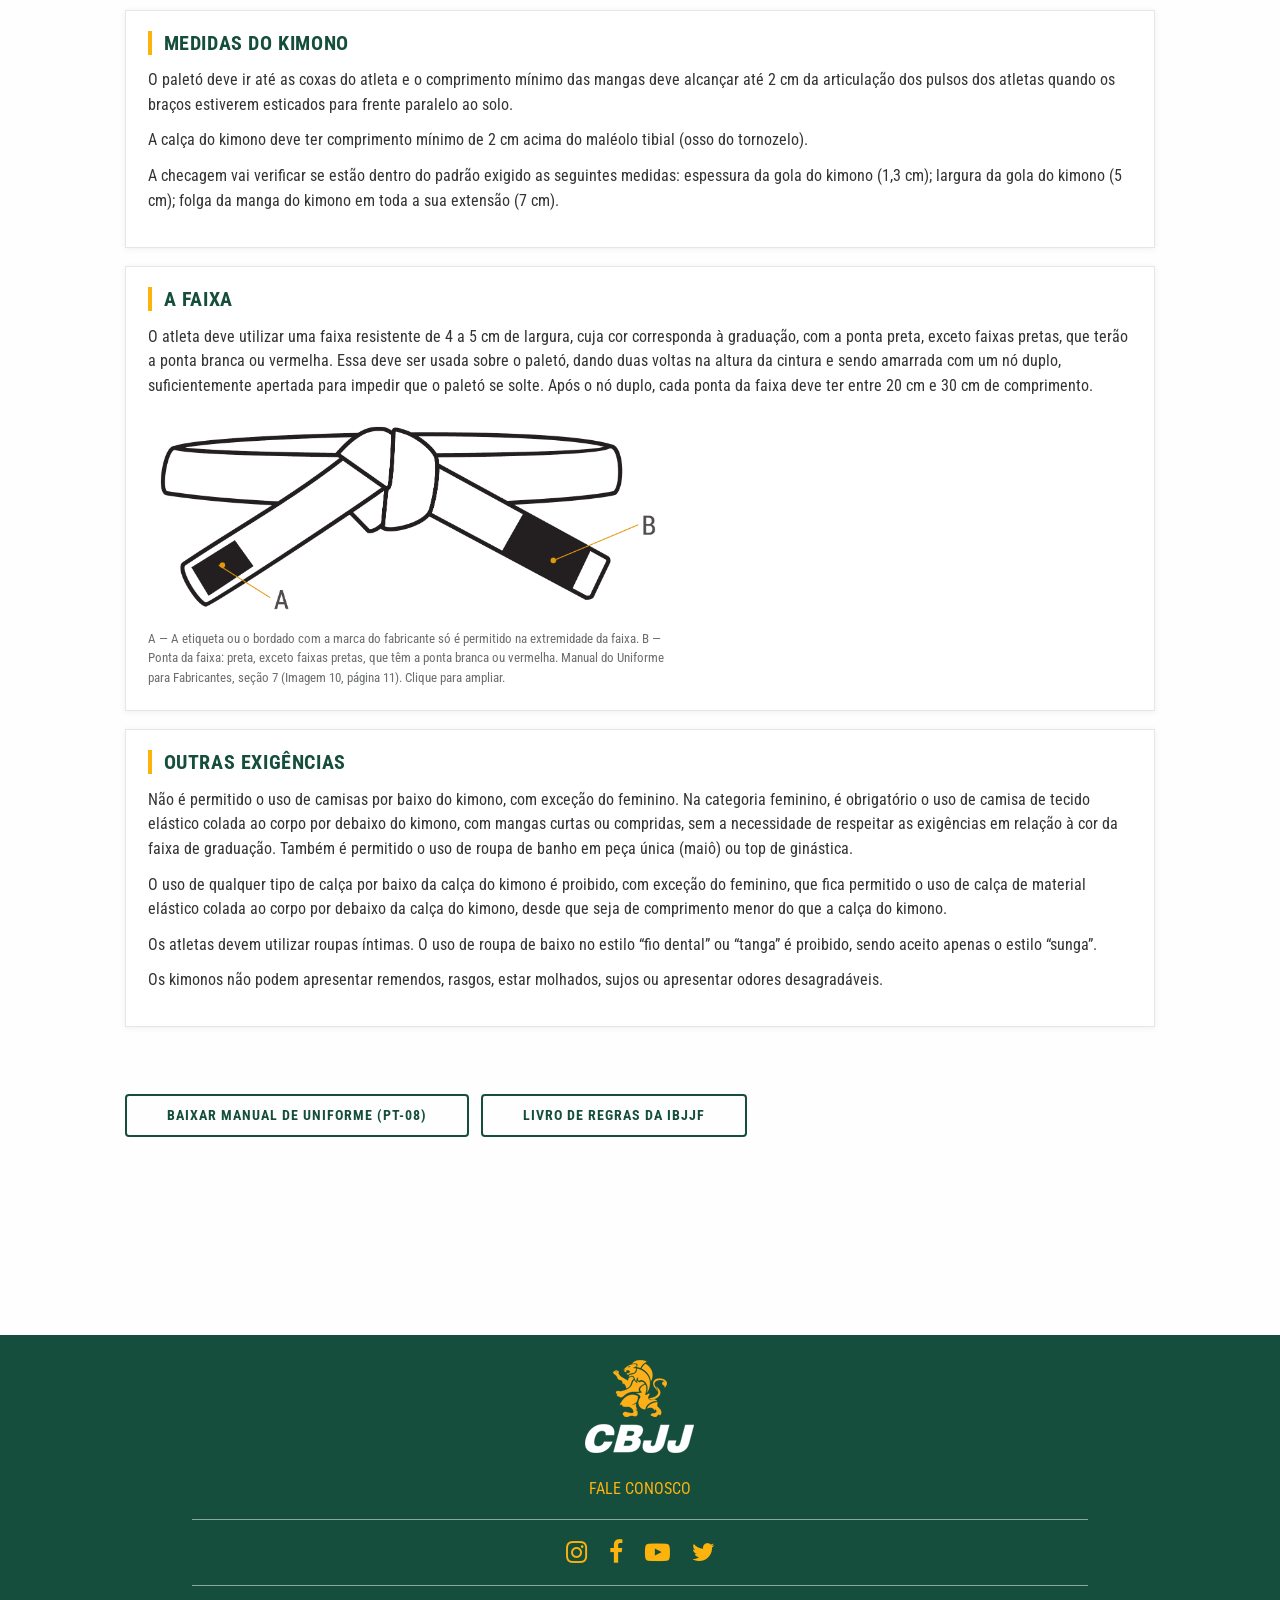
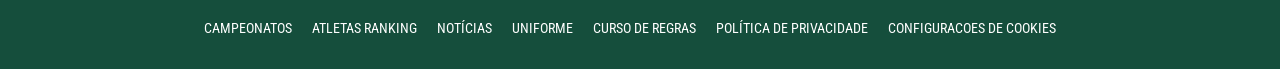
<file: site-cbjj/index.html>
<!DOCTYPE html>
<html lang="pt-BR" class="site-wrapped">
<head>
  <meta charset="utf-8">
  <meta name="viewport" content="width=device-width, initial-scale=1">
  <meta name="robots" content="noindex, nofollow">
  <meta name="description" content="Requerimentos de uniforme da IBJJF para competições de Kimono e Sem Kimono (No-Gi): medidas, cores, patches e o padrão de cores para fabricantes.">
  <title>Uniforme | CBJJ</title>
  <link rel="alternate" hreflang="en" href="../site-ibjjf/">
  <link rel="stylesheet" href="../assets/fonts/fonts.css?v=20261117-1522">
  <link rel="stylesheet" href="../assets/css/styles.css?v=20261117-1522">
  <link rel="stylesheet" href="../pt/assets/css/cbjj.css?v=20261117-1522">
  <link rel="stylesheet" href="chrome/chrome.css?v=20261117-1522">
</head>
<body>
  <a class="skip" href="#main">Ir para o conteúdo</a>

  <div class="rc">
<section class="row no-gutters" id="top-bar">
<div class="col-sm-12 col-md-12 col-lg-12 col-xl-12">
<nav class="navbar navbar-expand-xl">
<div class="container-fluid">
<button aria-controls="navbar-header" aria-expanded="false" aria-label="Site Header" class="navbar-toggler collapsed navbar-light nav-main" data-target="#navbar-header" data-toggle="collapse" type="button">
<span class="icon-bar top-bar"></span>
<span class="icon-bar middle-bar"></span>
<span class="icon-bar bottom-bar"></span>
</button>
<a class="navbar-brand mx-auto" href="https://cbjj.com.br/">
<img alt="Logo IBJJF" src="chrome/logo-cbjj-white-aff330a40fd95a3e2b581eebab01d75d.png">
</a>
<button aria-controls="navbar-user" aria-expanded="false" aria-label="User Header" class="navbar-toggler collapsed navbar-light nav-user" data-target="#navbar-user" data-toggle="collapse" type="button">
<i class="user-icon"></i>
</button>
<div class="navbar-sm d-xl-none">
<div class="collapse navbar-collapse" id="navbar-user">
<ul>
<li>
<a href="https://app.ibjjfdb.com/auth/login" target="_blank">Login</a>
</li>
<li>
<a href="https://cbjj.com.br/athletes/become-a-member">Registre-se</a>
</li>
<li class="social-media-icons">
<a href="http://instagram.com/cbjjoficial/" target="_blank">
<i class="fa fa-instagram"></i>
</a>
<a href="https://www.facebook.com/pages/Confedera%C3%A7%C3%A3o-Brasileira-de-Jiu-Jitsu/209824489070076" target="_blank">
<i class="fa fa-facebook"></i>
</a>
</li>
</ul>
</div>
</div>
<div class="navbar-sm d-xl-none">
<div class="collapse navbar-collapse" id="navbar-header">
<ul>
<li>
<a href="https://www.gov.br/abcd/pt-br/" target="_blank">Antidopagem</a>
</li>
<li class="submenu">
Campeonatos
<ul>
<li>
<a href="https://cbjj.com.br/events/calendar">Calendário</a>
</li>
<li>
<a href="https://cbjj.com.br/events/championships">Próximos Eventos</a>
</li>
<li>
<a href="https://cbjj.com.br/events/results">Resultados</a>
</li>
</ul>
</li>
<li class="submenu">
Faixas Pretas
<ul>
<li>
<a href="https://cbjj.com.br/certified-black-belts">Faixas pretas diplomados</a>
</li>
<li>
<a href="https://cbjj.com.br/athletes/black-belt-certification">Diploma de Faixa Preta</a>
</li>
</ul>
</li>
<li class="submenu">
Rankings
<ul>
<li>
<a href="https://cbjj.com.br/athlete-ranking-info">CBJJ Ranking Info</a>
</li>
<li>
<a href="https://cbjj.com.br/2026-athletes-ranking">Atletas </a>
</li>
</ul>
</li>
<li class="submenu">
Academias
<ul>
<li>
<a href="https://cbjj.com.br/registered-academies">Academias Registradas</a>
</li>
<li>
<a href="https://cbjj.com.br/academy-registration-informations">Informação de Registro de Academia</a>
</li>
<li>
<a href="https://cbjj.com.br/join-us">Registre-se</a>
</li>
</ul>
</li>
<li class="submenu">
Atletas
<ul>
<li>
<a href="https://cbjj.com.br/athletes/become-a-member">Registre-se</a>
</li>
</ul>
</li>
<li class="submenu">
Regras
<ul>
<li>
<a href="https://cbjj.com.br/books-videos">Livros e Vídeos</a>
</li>
<li>
<a href="https://cbjj.com.br/graduation-system">Sistema de graduação</a>
</li>
<li>
<a href="https://cursos.ibjjf.com" target="_blank">Curso de regras</a>
</li>
<li>
<a href="https://cbjj.com.br/courses/seminars">Seminário de Regras</a>
</li>
<li>
<a href="https://cbjj.com.br/courses/webinars">Webinar De regras</a>
</li>
<li>
<a href="https://cbjj.com.br/uniform">Uniforme</a>
</li>
</ul>
</li>
<li>
<a href="https://cbjj.com.br/news">Notícias</a>
</li>
<li class="social-media-icons">
<a href="http://instagram.com/cbjjoficial" target="_blank">
<i class="fa fa-instagram"></i>
</a>
<a href="https://www.facebook.com/pages/Confedera%C3%A7%C3%A3o-Brasileira-de-Jiu-Jitsu/209824489070076" target="_blank">
<i class="fa fa-facebook"></i>
</a>
</li>
</ul>
</div>
</div>
<div class="navbar-dk d-none d-sm-none d-md-none d-lg-none d-xl-flex">
<ul class="navbar-nav primary">
<li class="nav-item">
<a class="nav-link" href="https://www.gov.br/abcd/pt-br/" rel="noopener noreferrer" target="_blank">Antidopagem</a>
</li>
<li class="nav-item dropdown">
<a aria-expanded="false" aria-haspopup="true" class="nav-link dropdown-toggle" data-toggle="dropdown" href="#" id="championship-dropdown" role="button">
Campeonatos
</a>
<div aria-labelledby="championship-dropdown" class="dropdown-menu">
<a class="dropdown-item" href="https://cbjj.com.br/events/calendar">Calendário</a>
<a class="dropdown-item" href="https://cbjj.com.br/events/championships">Próximos Eventos</a>
<a class="dropdown-item" href="https://cbjj.com.br/events/results">Resultados</a>
</div>
</li>
<li class="nav-item dropdown">
<a aria-expanded="false" aria-haspopup="true" class="nav-link dropdown-toggle" data-toggle="dropdown" href="#" id="black-belts-dropdown" role="button">
Faixas Pretas
</a>
<div aria-labelledby="black-belts-dropdown" class="dropdown-menu">
<a class="dropdown-item" href="https://cbjj.com.br/certified-black-belts">Faixas pretas diplomados</a>
<a class="dropdown-item" href="https://cbjj.com.br/athletes/black-belt-certification">Diploma de Faixa Preta</a>
</div>
</li>
<li class="nav-item dropdown">
<a aria-expanded="false" aria-haspopup="true" class="nav-link dropdown-toggle" data-toggle="dropdown" href="#" id="rankings-dropdown" role="button">
Rankings
</a>
<div aria-labelledby="rankings-dropdown" class="dropdown-menu">
<a class="dropdown-item" href="https://cbjj.com.br/athlete-ranking-info">CBJJ Ranking Info</a>
<a class="dropdown-item" href="https://cbjj.com.br/2026-athletes-ranking">Atletas </a>
</div>
</li>
<li class="nav-item dropdown">
<a aria-expanded="false" aria-haspopup="true" class="nav-link dropdown-toggle" data-toggle="dropdown" href="#" id="academies-dropdown" role="button">
Academias
</a>
<div aria-labelledby="academies-dropdown" class="dropdown-menu">
<a class="dropdown-item" href="https://cbjj.com.br/registered-academies">Academias Registradas</a>
<a class="dropdown-item" href="https://cbjj.com.br/academy-registration-informations">Informação de Registro de Academia</a>
<a class="dropdown-item" href="https://cbjj.com.br/join-us">Registre-se</a>
</div>
</li>
<li class="nav-item dropdown">
<a aria-expanded="false" aria-haspopup="true" class="nav-link dropdown-toggle" data-toggle="dropdown" href="#" id="athletes-dropdown" role="button">
Atletas
</a>
<div aria-labelledby="athletes-dropdown" class="dropdown-menu">
<a class="dropdown-item" href="https://cbjj.com.br/athletes/become-a-member">
Registre-se
</a>
</div>
</li>
<li class="nav-item dropdown">
<a aria-expanded="false" aria-haspopup="true" class="nav-link dropdown-toggle" data-toggle="dropdown" href="#" id="rules-dropdown" role="button">
Regras
</a>
<div aria-labelledby="rules-dropdown" class="dropdown-menu">
<a class="dropdown-item" href="https://cbjj.com.br/books-videos">Livros e Vídeos</a>
<a class="dropdown-item" href="https://cbjj.com.br/graduation-system">Sistema de graduação</a>
<a class="dropdown-item" href="https://cursos.ibjjf.com" target="_blank">Curso de regras</a>
<a class="dropdown-item" href="https://cbjj.com.br/courses/seminars">Seminário de Regras</a>
<a class="dropdown-item" href="https://cbjj.com.br/courses/webinars">Webinar De regras</a>
<a class="dropdown-item" href="https://cbjj.com.br/uniform">Uniforme</a>
</div>
</li>
<li class="nav-item">
<a class="nav-link" href="https://cbjj.com.br/news">Notícias</a>
</li>
</ul>
</div>
<div class="user-login d-none d-xl-block">
<ul class="navbar-nav">
<li class="nav-item dropdown">
<a aria-expanded="false" aria-haspopup="true" class="nav-link dropdown-toggle" data-toggle="dropdown" href="#" id="user-dropdown" role="button">
<i class="user-icon"></i>
</a>
<div aria-labelledby="user-dropdown" class="dropdown-menu">
<a class="dropdown-item" href="https://app.ibjjfdb.com/auth/login" target="_blank">Login</a>
<a class="dropdown-item" href="https://cbjj.com.br/athletes/become-a-member">Registre-se</a>
</div>
</li>
</ul>
</div>
<div class="social-media-icons d-none d-xl-block">
<ul class="navbar-nav">
<li class="nav-item">
<a href="http://instagram.com/cbjjoficial/" target="_blank">
<i class="fa fa-instagram"></i>
</a>
</li>
<li class="nav-item">
<a href="https://www.facebook.com/pages/Confedera%C3%A7%C3%A3o-Brasileira-de-Jiu-Jitsu/209824489070076" target="_blank">
<i class="fa fa-facebook"></i>
</a>
</li>
</ul>
</div>
</div>
</nav>
</div>
</section>
  </div>
  <div class="rc rc-title-wrap">
<div id="uniform">
<section class="row no-gutters">
<div class="col-12 rc-page-title">
<h1>Uniforme</h1>
<div class="divider"></div>
</div>
</section>
</div>
  </div>

  <main id="main" class="wrap">

    <div class="hero">
      <h2 class="page-title">Requerimentos para uniformes em campeonatos da IBJJF</h2>
      <p class="lead">Requisitos dos uniformes de Kimono e de Jiu-Jitsu sem Kimono (No-Gi) nos campeonatos da IBJJF, incluindo medidas oficiais, cores, patches e o padrão de cores para fabricantes.</p>
    </div>

    <div class="tabs" role="tablist" aria-label="Seções do uniforme">
      <button type="button" class="tab" role="tab" data-tab="gi" aria-selected="true" aria-controls="panel-gi" id="tab-gi">Kimono</button>
      <button type="button" class="tab" role="tab" data-tab="nogi" aria-selected="false" aria-controls="panel-nogi" id="tab-nogi">Sem Kimono</button>
      <button type="button" class="tab" role="tab" data-tab="colors" aria-selected="false" aria-controls="panel-colors" id="tab-colors">Faixas e Cores</button>
      <button type="button" class="tab" role="tab" data-tab="patches" aria-selected="false" aria-controls="panel-patches" id="tab-patches">Patches</button>
      <button type="button" class="tab" role="tab" data-tab="makers" aria-selected="false" aria-controls="panel-makers" id="tab-makers">Fabricantes</button>
    </div>

    <!-- KIMONO -->
    <section class="panel is-active" id="panel-gi" role="tabpanel" aria-labelledby="tab-gi">
      <article class="card">
        <h2>Material do Kimono</h2>
        <p class="rule">Os kimonos devem ser confeccionados em algodão ou tecido similar. O material não deverá ser muito espesso ou duro de modo a impedir que o oponente faça a pegada. Em todas as categorias de idade, é obrigatório o uso de kimono trançado. Será permitido o uso de kimono com EVA ou material similar dentro da gola, desde que sejam respeitadas as medidas de tamanho e rigidez regulamentares previstas no Livro de Regras.</p>
      </article>

      <article class="card">
        <h2>Cor do Kimono</h2>
        <p class="rule">Os kimonos devem ser feitos em cores uniformes. São permitidas as cores branco, azul royal ou preto. Não são aceitos kimonos com paletós e calças de cores diferentes, assim como não serão aceitos kimonos com golas de cores diferentes. É proibido o uso de kimonos pintados em qualquer parte a não ser que seja a logomarca de sua academia ou de seu patrocinador e apenas nos mesmos locais permitidos para os “patches”. Mesmo nos casos permitidos, o atleta será obrigado a trocar de kimono caso a tinta manche o kimono do adversário.</p>
        <p class="note">Os códigos de cor oficiais estão em <a href="#colors">Faixas e Cores</a> e no Manual do Uniforme para Fabricantes. O azul royal é PMS 2172 C (tecido: 18-4039 TCX Regatta). Azul escuro / marinho não é permitido.</p>
      </article>

      <div class="gi-explorer" id="gi-explorers">
        <div class="color-explorer">
          <h2>Explorador de cores</h2>
          <div class="gi-preview" id="gi-preview">
            <div class="gi-color-stage">
              <img id="gi-color-img" src="../pt/assets/img/site/gi-patches-white.png?v=20261117-1522" alt="Desenho do kimono na cor branca." data-zoom="../pt/assets/img/site/gi-patches-white.png?v=20261117-1522" tabindex="0">
            </div>
            <p id="gi-color-label" style="font-family:var(--font-display);font-weight:700;text-transform:uppercase;margin:.7rem 0 0;">Branco</p>
            <p id="gi-color-note" class="caption">Cor permitida para o kimono. Referência oficial: PMS White (nenhuma cor TCX oficial se chama simplesmente “White”).</p>
          </div>
          <div class="belt-row color-buttons">
            <button type="button" class="belt-btn white" data-gi-color="#f4f4f4" data-art="white" data-name="Branco" data-allowed="true" data-note="Cor permitida para o kimono. Referência oficial: PMS White (nenhuma cor TCX oficial se chama simplesmente “White”)." aria-pressed="true">Branco</button>
            <button type="button" class="belt-btn blue" data-gi-color="#2056AE" data-art="royal" data-name="Azul Royal" data-allowed="true" data-note="Cor permitida para o kimono. Referência oficial: Azul Royal — PMS 2172 C (tecido: 18-4039 TCX Regatta)." aria-pressed="false">Azul Royal</button>
            <button type="button" class="belt-btn black" data-gi-color="#232020" data-art="black" data-name="Preto" data-allowed="true" data-note="Cor permitida para o kimono. Referência oficial: Pantone 19-4003 TCX Black Onyx." aria-pressed="false">Preto</button>
            <button type="button" class="belt-btn navy" data-gi-color="#1F2A44" data-art="navy" data-name="Azul Marinho (não permitido)" data-allowed="false" data-note="O azul marinho não é permitido. O azul oficial é o Azul Royal — PMS 2172 C." aria-pressed="false">Marinho (não permitido)</button>
          </div>
        </div>

        <div class="measure-explorer">
          <h2>Explorador de medidas</h2>
          <p class="caption">Selecione um ponto numerado na figura oficial, ou clique na imagem para ampliar.</p>
          <div class="measure-map">
            <img src="../pt/assets/img/site/gi-measurements.jpg?v=20261117-1522" alt="Figura oficial das medidas do kimono: manga, gola, faixa, comprimento do paletó e distâncias no tornozelo." data-zoom="../pt/assets/img/site/gi-measurements.jpg?v=20261117-1522" tabindex="0">
            <button type="button" class="hotspot" style="left:23.93%;top:38.43%;" data-measure="wrist" aria-pressed="false" title="Mangas no punho">1</button>
            <button type="button" class="hotspot" style="left:19.84%;top:50.39%;" data-measure="length" aria-pressed="false" title="Comprimento do paletó">2</button>
            <button type="button" class="hotspot" style="left:22.55%;top:84.19%;" data-measure="ankle" aria-pressed="false" title="Calça no tornozelo">3</button>
            <button type="button" class="hotspot" style="left:48.82%;top:32.60%;" data-measure="sleeve" aria-pressed="false" title="Folga da manga">4</button>
            <button type="button" class="hotspot" style="left:73.56%;top:33.23%;" data-measure="collar" aria-pressed="false" title="Gola">5</button>
            <button type="button" class="hotspot" style="left:73.84%;top:45.29%;" data-measure="belt" aria-pressed="false" title="Faixa">6</button>
          </div>
          <div class="measure-detail" id="measure-detail">
            <strong id="measure-title">Selecione um ponto</strong>
            <p id="measure-text" class="rule" style="margin:.35rem 0 0;">Use os marcadores numerados para ler a medida oficial dessa parte do kimono.</p>
          </div>
        </div>
      </div>

      <article class="card">
        <h2>Medidas do Kimono</h2>
        <p class="rule">O paletó deve ir até as coxas do atleta e o comprimento mínimo das mangas deve alcançar até 2 cm da articulação dos pulsos dos atletas quando os braços estiverem esticados para frente paralelo ao solo.</p>
        <p class="rule">A calça do kimono deve ter comprimento mínimo de 2 cm acima do maléolo tibial (osso do tornozelo).</p>
        <p class="rule">A checagem vai verificar se estão dentro do padrão exigido as seguintes medidas: espessura da gola do kimono (1,3 cm); largura da gola do kimono (5 cm); folga da manga do kimono em toda a sua extensão (7 cm).</p>
      </article>

      <article class="card">
        <h2>A Faixa</h2>
        <p class="rule">O atleta deve utilizar uma faixa resistente de 4 a 5 cm de largura, cuja cor corresponda à graduação, com a ponta preta, exceto faixas pretas, que terão a ponta branca ou vermelha. Essa deve ser usada sobre o paletó, dando duas voltas na altura da cintura e sendo amarrada com um nó duplo, suficientemente apertada para impedir que o paletó se solte. Após o nó duplo, cada ponta da faixa deve ter entre 20 cm e 30 cm de comprimento.</p>
        <figure class="media-fig" style="max-width:520px;margin-top:1rem;">
          <img src="../pt/assets/img/pdf/belt-manual.png?v=20261117-1522" alt="Diagrama do nó da faixa: etiqueta do fabricante somente na extremidade (A); ponta preta, com extremidade branca ou vermelha (B)." data-zoom="../pt/assets/img/pdf/belt-manual.png?v=20261117-1522" tabindex="0">
          <figcaption class="caption">A — A etiqueta ou o bordado com a marca do fabricante só é permitido na extremidade da faixa. B — Ponta da faixa: preta, exceto faixas pretas, que têm a ponta branca ou vermelha. Manual do Uniforme para Fabricantes, seção 7 (Imagem 10, página 11). Clique para ampliar.</figcaption>
        </figure>
      </article>

      <article class="card">
        <h2>Outras exigências</h2>
        <p class="rule">Não é permitido o uso de camisas por baixo do kimono, com exceção do feminino. Na categoria feminino, é obrigatório o uso de camisa de tecido elástico colada ao corpo por debaixo do kimono, com mangas curtas ou compridas, sem a necessidade de respeitar as exigências em relação à cor da faixa de graduação. Também é permitido o uso de roupa de banho em peça única (maiô) ou top de ginástica.</p>
        <p class="rule">O uso de qualquer tipo de calça por baixo da calça do kimono é proibido, com exceção do feminino, que fica permitido o uso de calça de material elástico colada ao corpo por debaixo da calça do kimono, desde que seja de comprimento menor do que a calça do kimono.</p>
        <p class="rule">Os atletas devem utilizar roupas íntimas. O uso de roupa de baixo no estilo “fio dental” ou “tanga” é proibido, sendo aceito apenas o estilo “sunga”.</p>
        <p class="rule">Os kimonos não podem apresentar remendos, rasgos, estar molhados, sujos ou apresentar odores desagradáveis.</p>
      </article>
    </section>

    <!-- SEM KIMONO -->
    <section class="panel" id="panel-nogi" role="tabpanel" aria-labelledby="tab-nogi">
      <article class="card">
        <h2>Camisas e Rash Guards</h2>
        <p class="rule">Para ambos os gêneros deve ser usada camisa de tecido elástico (colado ao corpo) com comprimento que cubra a linha da cintura da bermuda, de cor preta, branca ou preta e branca, e, para as faixas coloridas (cinza, amarela, laranja, verde, azul, roxa e marrom), com pelo menos 10% na cor referente à graduação (faixa) a que o atleta pertence. A cor da graduação deve estar posicionada de forma que a graduação (faixa) do atleta possa ser claramente identificada, seja o atleta visto de frente ou de costas. Camisas 100% na cor da graduação (faixa) a que o atleta pertence também são aceitas.</p>
        <p class="rule">Faixas brancas: predominantemente branca (mais de 50% da superfície); a única cor secundária permitida é a preta.</p>
        <p class="rule">Faixas pretas: predominantemente preta (mais de 50% da superfície); a única cor secundária permitida é a branca.</p>
        <p class="rule">Obs.: para as categorias de faixa preta será tolerada uma pequena área na cor vermelha, mas sem descaracterizar a cor da graduação do atleta.</p>
        <p class="cite">Art. 8.1.16.</p>
      </article>

      <article class="card">
        <h2>Escolha a faixa</h2>
        <p class="caption">Escolha uma graduação para ver as cores permitidas da rash guard No-Gi e a regra oficial para essa faixa.</p>
        <div class="belt-row" role="group" aria-label="Graduação da faixa">
          <button type="button" class="belt-btn white" data-belt="white" aria-pressed="false">Branca</button>
          <button type="button" class="belt-btn grey" data-belt="grey" aria-pressed="false">Cinza</button>
          <button type="button" class="belt-btn yellow" data-belt="yellow" aria-pressed="false">Amarela</button>
          <button type="button" class="belt-btn orange" data-belt="orange" aria-pressed="false">Laranja</button>
          <button type="button" class="belt-btn green" data-belt="green" aria-pressed="false">Verde</button>
          <button type="button" class="belt-btn blue" data-belt="blue" aria-pressed="true">Azul</button>
          <button type="button" class="belt-btn purple" data-belt="purple" aria-pressed="false">Roxa</button>
          <button type="button" class="belt-btn brown" data-belt="brown" aria-pressed="false">Marrom</button>
          <button type="button" class="belt-btn black" data-belt="black" aria-pressed="false">Preta</button>
        </div>
        <div class="belt-result">
          <figure class="media-fig">
            <img id="belt-photo" class="belt-photo" src="../pt/assets/img/nogi/pt_blue.jpg?v=20261117-1522" alt="Exemplo de cores da rash guard No-Gi para a faixa azul" data-zoom="../pt/assets/img/nogi/pt_blue.jpg?v=20261117-1522" tabindex="0">
            <figcaption class="caption">Fotos de exemplo. Clique para ampliar. Os códigos de cor oficiais estão em Faixas e Cores.</figcaption>
          </figure>
          <div>
            <h3 id="belt-title">Faixa azul — rash guard No-Gi</h3>
            <p class="rule" id="belt-rule"></p>
            <div class="allowed-chips" id="belt-chips"></div>
          </div>
        </div>
      </article>

      <article class="card">
        <h2>Comprimento da bermuda (homens e mulheres)</h2>
        <p class="rule">Bermudas (homens e mulheres): o short não passa do joelho, e a barra fica a no máximo 15 cm acima do meio do joelho. Nas categorias infantis, o short deve cobrir no mínimo a metade da coxa.</p>
        <p class="cite">Art. 8.1.16.</p>
        <div class="shorts-row" style="margin-top:1rem;">
          <figure class="media-fig">
            <img src="../pt/assets/img/site/no-gi-garment.jpg?v=20261117-1522" alt="Figura oficial do uniforme sem kimono, de lado e de costas, com as medidas do comprimento da bermuda: não pode passar do joelho; no máximo 15 cm acima do meio do joelho; infantil: no mínimo a metade da coxa." data-zoom="../pt/assets/img/site/no-gi-garment.jpg?v=20261117-1522" tabindex="0">
            <figcaption class="caption">Figura oficial da IBJJF para Sem Kimono. Clique para ampliar.</figcaption>
          </figure>
          <div>
            <h3>Comprimento da bermuda</h3>
            <p class="rule">O short não passa do joelho, e a barra fica a no máximo 15 cm acima do meio do joelho. Nas categorias infantis, o short deve cobrir no mínimo a metade da coxa.</p>
            <p class="cite">Art. 8.1.16.</p>
          </div>
        </div>
      </article>

      <div class="grid-2">
        <article class="card">
          <h2>Bermudas para homens</h2>
          <p class="rule">Bermuda nas cores preta, branca, preta com branca e/ou na cor da graduação (faixa) a que o atleta pertence, sem bolsos ou com bolsos completamente fechados por costura, sem botões, cordões expostos, fechos ou qualquer peça plástica ou metálica que apresente risco ao adversário.</p>
          <p class="rule">Comprimento: o short não passa do joelho, e a barra fica a no máximo 15 cm acima do meio do joelho. Nas categorias infantis, o short deve cobrir no mínimo a metade da coxa.</p>
          <p class="rule">É permitido o uso de calça (colada ao corpo) e/ou short de compressão de tecido elástico (colado ao corpo) por baixo da bermuda, nas cores preta, branca, preta e branca e/ou na cor da graduação (faixa) a que o atleta pertence.</p>
        </article>
        <article class="card">
          <h2>Shorts, shorts de compressão e calças para mulheres</h2>
          <p class="rule">Short, calça de tecido elástico (colado ao corpo) e/ou short de compressão nas cores preta, branca, preta e branca e/ou na cor da graduação (faixa) a que a atleta pertence. O short deve ser sem bolsos ou com bolsos completamente fechados por costura, sem botões, fechos ou qualquer peça plástica ou metálica que apresente risco à adversária.</p>
          <p class="rule">Comprimento: o short não passa do joelho, e a barra fica a no máximo 15 cm acima do meio do joelho. Nas categorias infantis, o short deve cobrir no mínimo a metade da coxa.</p>
        </article>
      </div>

      <article class="card">
        <h2>Tecido (Manual do Uniforme para Fabricantes)</h2>
        <p class="rule">Rash guards são de poliéster e elastano (spandex).</p>
        <p class="note">Esta especificação de tecido é do Manual do Uniforme para Fabricantes. Os fabricantes devem igualar o padrão oficial de cor no poliéster do rash guard (veja Faixas e Cores e a aba Fabricantes).</p>
      </article>
    </section>

    <!-- FAIXAS E CORES -->
    <section class="panel" id="panel-colors" role="tabpanel" aria-labelledby="tab-colors">
      <article class="card">
        <h2>Cores oficiais</h2>
        <p class="rule">As referências oficiais de cor são publicadas no Manual do Uniforme para Fabricantes. O azul royal é PMS 2172 C; o Cotton TCX oficial mais próximo é 18-4039 TCX Regatta, usado como referência de tecido. As demais cores usam os códigos oficiais Pantone Fashion, Home + Interiors Cotton (TCX). As amostras na tela são aproximadas; o padrão físico é a referência.</p>
        <p class="rule">Rash guards são de poliéster e elastano (spandex). Os fabricantes devem igualar o padrão oficial de cor no poliéster do rash guard, por lab dip / aprovação contra o padrão físico. Azul escuro / marinho não é permitido. O branco continua sendo PMS White (nenhuma cor TCX oficial se chama simplesmente “White”).</p>
        <div class="swatches" style="margin-top:1rem;">
          <div class="swatch-card">
            <div class="chip-block" style="background:#f4f4f4;border:1px solid #ddd;"></div>
            <div class="meta"><p class="name">Branco</p><p class="code">PMS White</p></div>
          </div>
          <div class="swatch-card">
            <div class="chip-block" style="background:#2056AE;"></div>
            <div class="meta"><p class="name">Azul Royal</p><p class="code">PMS 2172 C<br>tecido: 18-4039 TCX Regatta</p></div>
          </div>
          <div class="swatch-card denied">
            <div class="chip-block" style="background:#1F2A44;"></div>
            <div class="meta"><p class="name">Azul Marinho</p><p class="code">Não permitido</p></div>
          </div>
          <div class="swatch-card">
            <div class="chip-block" style="background:#232020;"></div>
            <div class="meta"><p class="name">Black Onyx (Preto)</p><p class="code">19-4003 TCX</p></div>
          </div>
          <div class="swatch-card">
            <div class="chip-block" style="background:#7b7979;"></div>
            <div class="meta"><p class="name">Silent Storm (Cinza)</p><p class="code">17-1508 TCX</p></div>
          </div>
          <div class="swatch-card">
            <div class="chip-block" style="background:#fabc09;"></div>
            <div class="meta"><p class="name">Spectra Yellow (Amarelo)</p><p class="code">14-0957 TCX</p></div>
          </div>
          <div class="swatch-card">
            <div class="chip-block" style="background:#f25c19;"></div>
            <div class="meta"><p class="name">Puffin’s Bill (Laranja)</p><p class="code">16-1363 TCX</p></div>
          </div>
          <div class="swatch-card">
            <div class="chip-block" style="background:#2a9949;"></div>
            <div class="meta"><p class="name">Kelly Green (Verde)</p><p class="code">16-6138 TCX</p></div>
          </div>
          <div class="swatch-card">
            <div class="chip-block" style="background:#7f389f;"></div>
            <div class="meta"><p class="name">Bright Violet (Roxo)</p><p class="code">19-3438 TCX</p></div>
          </div>
          <div class="swatch-card">
            <div class="chip-block" style="background:#775024;"></div>
            <div class="meta"><p class="name">Monk’s Robe (Marrom)</p><p class="code">18-1048 TCX</p></div>
          </div>
        </div>
        <p class="cite">O mesmo padrão oficial de cores vale para as cores do kimono (branco, azul royal, preto) e para as cores de graduação no No-Gi, igualado no poliéster para rash guards. O azul royal é PMS 2172 C (tecido: 18-4039 TCX Regatta).</p>
      </article>

      <article class="card">
        <h2>Rash guard No-Gi — regras por faixa</h2>
        <ul class="rules">
          <li><strong>Faixas brancas:</strong> predominantemente branca (mais de 50% da superfície); a única cor secundária permitida é a preta.</li>
          <li><strong>Faixas coloridas (cinza, amarela, laranja, verde, azul, roxa e marrom):</strong> preta, branca ou preta e branca, com pelo menos 10% na cor da graduação, posicionada de modo que a graduação possa ser claramente identificada de frente ou de costas. Camisas 100% na cor da faixa também são aceitas.</li>
          <li><strong>Faixas pretas:</strong> predominantemente preta (mais de 50% da superfície); a única cor secundária permitida é a branca. Uma pequena área vermelha será tolerada, mas sem descaracterizar a cor da graduação do atleta.</li>
        </ul>
        <p class="note">Use o seletor de faixa na aba <a href="#nogi">Sem Kimono</a> para ver fotos de exemplo de cada graduação.</p>
      </article>
    </section>

    <!-- PATCHES -->
    <section class="panel" id="panel-patches" role="tabpanel" aria-labelledby="tab-patches">
      <article class="card">
        <h2>Patches</h2>
        <p class="rule">Os patches ou bordados só podem estar presentes nos locais autorizados. Os patches devem ser de tecido de algodão e devem estar devidamente costurados. Todos os patches descosturados ou em locais não autorizados devem ser retirados antes da checagem do kimono.</p>
        <p class="rule">O patch deve estar a 15 cm de distância da barra da calça.</p>
        <p class="rule">É proibido o uso de kimonos pintados em qualquer parte a não ser que seja a logomarca de sua academia ou de seu patrocinador e apenas nos mesmos locais permitidos para os “patches”. Mesmo nos casos permitidos, o atleta será obrigado a trocar de kimono caso a tinta manche o kimono do adversário.</p>
        <figure class="media-fig" style="margin:1rem auto 0;max-width:820px;text-align:center;">
          <img src="../pt/assets/img/pdf/patches-manual.png?v=20261117-1522" alt="Desenho técnico do fabricante com as áreas autorizadas para patches, incluindo a área permitida para a etiqueta da marca na barra da calça e a distância de 15 cm da barra da calça." data-zoom="../pt/assets/img/pdf/patches-manual.png?v=20261117-1522" tabindex="0">
          <figcaption class="caption">Desenho do Manual do Uniforme para Fabricantes, com a área da etiqueta da marca e a distância de 15 cm da barra da calça. Clique para ampliar.</figcaption>
        </figure>
      </article>
    </section>

    <!-- FABRICANTES -->
    <section class="panel" id="panel-makers" role="tabpanel" aria-labelledby="tab-makers">
      <article class="card">
        <h2>Manual do Uniforme para Fabricantes</h2>
        <p class="rule">O manual define os detalhes de construção, etiquetagem, áreas de patches e o padrão oficial de cores dos uniformes aprovados.</p>
        <p class="rule">Rash guards são de poliéster e elastano (spandex). Os fabricantes devem igualar o padrão oficial de cor no poliéster do rash guard, por lab dip / aprovação contra o padrão físico. O azul royal é PMS 2172 C (tecido: 18-4039 TCX Regatta). As demais cores usam os códigos oficiais Pantone Fashion, Home + Interiors Cotton (TCX). Azul escuro / marinho não é permitido. As amostras são aproximadas; o padrão físico é a referência. O branco continua sendo PMS White (nenhuma cor TCX oficial se chama simplesmente “White”).</p>
        <p class="note">As medidas de inspeção voltadas ao atleta, na aba Kimono, seguem o Livro de Regras da IBJJF e a página pública de Uniforme (espessura da gola 1,3 cm, largura da gola 5 cm, folga da manga 7 cm). Os diagramas de construção abaixo são do manual para fabricantes.</p>
      </article>

      <div class="grid-2">
        <figure class="card media-fig">
          <img src="../pt/assets/img/pdf/gi-measures-manual.png?v=20261117-1522" alt="Figuras de medidas do kimono do manual para fabricantes, de lado e de frente." data-zoom="../pt/assets/img/pdf/gi-measures-manual.png?v=20261117-1522" tabindex="0">
          <figcaption class="caption">Figuras de medidas do manual para fabricantes. Clique para ampliar.</figcaption>
        </figure>
        <figure class="card media-fig">
          <img src="../pt/assets/img/pdf/reinforcement.png?v=20261117-1522" alt="Diagrama de construção dos reforços do kimono, do manual para fabricantes." data-zoom="../pt/assets/img/pdf/reinforcement.png?v=20261117-1522" tabindex="0">
          <figcaption class="caption">Reforço. Clique para ampliar.</figcaption>
        </figure>
        <figure class="card media-fig">
          <img src="../pt/assets/img/pdf/pants-construction.png?v=20261117-1522" alt="Diagrama de construção da calça do kimono, do manual para fabricantes." data-zoom="../pt/assets/img/pdf/pants-construction.png?v=20261117-1522" tabindex="0">
          <figcaption class="caption">Construção da calça. Clique para ampliar.</figcaption>
        </figure>
        <figure class="card media-fig">
          <img src="../pt/assets/img/pdf/label-jacket.png?v=20261117-1522" alt="Posição exigida das etiquetas do paletó, do manual para fabricantes." data-zoom="../pt/assets/img/pdf/label-jacket.png?v=20261117-1522" tabindex="0">
          <figcaption class="caption">Etiqueta do paletó. Clique para ampliar.</figcaption>
        </figure>
        <figure class="card media-fig">
          <img src="../pt/assets/img/pdf/label-pants.png?v=20261117-1522" alt="Posição exigida das etiquetas da calça, do manual para fabricantes." data-zoom="../pt/assets/img/pdf/label-pants.png?v=20261117-1522" tabindex="0">
          <figcaption class="caption">Etiqueta da calça. Clique para ampliar.</figcaption>
        </figure>
        <figure class="card media-fig">
          <img src="../pt/assets/img/pdf/belt-manual.png?v=20261117-1522" alt="Diagrama da faixa (Imagem 10): A é a etiqueta do fabricante na extremidade; B é a ponta da faixa." data-zoom="../pt/assets/img/pdf/belt-manual.png?v=20261117-1522" tabindex="0">
          <figcaption class="caption">A — A etiqueta ou o bordado com a marca do fabricante só é permitido na extremidade da faixa. B — Ponta da faixa: preta, exceto faixas pretas, que têm a ponta branca ou vermelha. Manual do Uniforme para Fabricantes, seção 7 (Imagem 10, página 11). Clique para ampliar.</figcaption>
        </figure>
      </div>
    </section>
  </main>

  <div class="final-downloads">
    <a href="../pt/assets/pdf/IBJJF-manual-uniforme-PT-08-final.pdf?v=20261117-1522">Baixar Manual de Uniforme (PT-08)</a>
    <a href="https://cbjj.com.br/books-videos">Livro de Regras da IBJJF</a>
  </div>
  <div class="rc rc-footer-wrap">
<section class="row no-gutters">
<div class="col-12">
<footer class="footer-spacing">
<div class="rc-logo py-3"><img alt="Logo IBJJF" src="chrome/logo-cbjj-white-footer-ed4d3da0cb6b2b1efb35bef4b04af66f.png"></div>
<div class="rc-contact-us">
<a href="https://help.cbjj.com.br/" target="_blank">FALE CONOSCO</a>
</div>
<div class="social-media">
<span>
<a href="http://instagram.com/cbjjoficial" target="_blank">
<i class="footer-icons fa fa-instagram"></i>
</a>
</span>
<span>
<a href="https://www.facebook.com/pages/Confedera%C3%A7%C3%A3o-Brasileira-de-Jiu-Jitsu/209824489070076" target="_blank">
<i class="footer-icons fa fa-facebook"></i>
</a>
</span>
<span>
<a href="https://www.youtube.com/user/ibjjf" target="_blank">
<i class="footer-icons fa fa-youtube-play"></i>
</a>
</span>
<span>
<a href="https://www.twitter.com/ibjjf" target="_blank">
<i class="footer-icons fa fa-twitter"></i>
</a>
</span>
</div>
<nav class="navbar navbar-expand">
<ul class="navbar-nav">
<li class="nav-item"><a href="https://cbjj.com.br/events/championships">Campeonatos</a></li>
<li class="nav-item"><a href="https://cbjj.com.br/2026-athletes-ranking">Atletas  Ranking</a></li>
<li class="nav-item"><a href="https://cbjj.com.br/news">Notícias</a></li>
<li class="nav-item"><a href="https://cbjj.com.br/uniform">Uniforme</a></li>
<li class="nav-item"><a target="_blank" href="https://cursos.ibjjf.com/">Curso de regras</a></li>
<li class="nav-item"><a href="https://cbjj.com.br/privacy-policy">Política de Privacidade</a></li>
<li class="nav-item"><a data-action="cookie-settings" href="#">Configuracoes de Cookies</a></li>
</ul>
</nav>
</footer>
</div>
</section>
<a class="scroll-to-top"></a>
  </div>
  <a class="preview-switch" id="lang-en" href="../site-ibjjf/" hreflang="en">View in English (IBJJF)</a>

  <div class="lightbox" id="lightbox" role="dialog" aria-modal="true" aria-label="Imagem ampliada">
    <button type="button" class="close" id="lightbox-close" aria-label="Fechar">&times;</button>
    <img id="lightbox-img" alt="">
  </div>

  <script src="app.js?v=20261117-1522"></script>
  <script src="chrome/chrome.js?v=20261117-1522"></script>
</body>
</html>
</file>
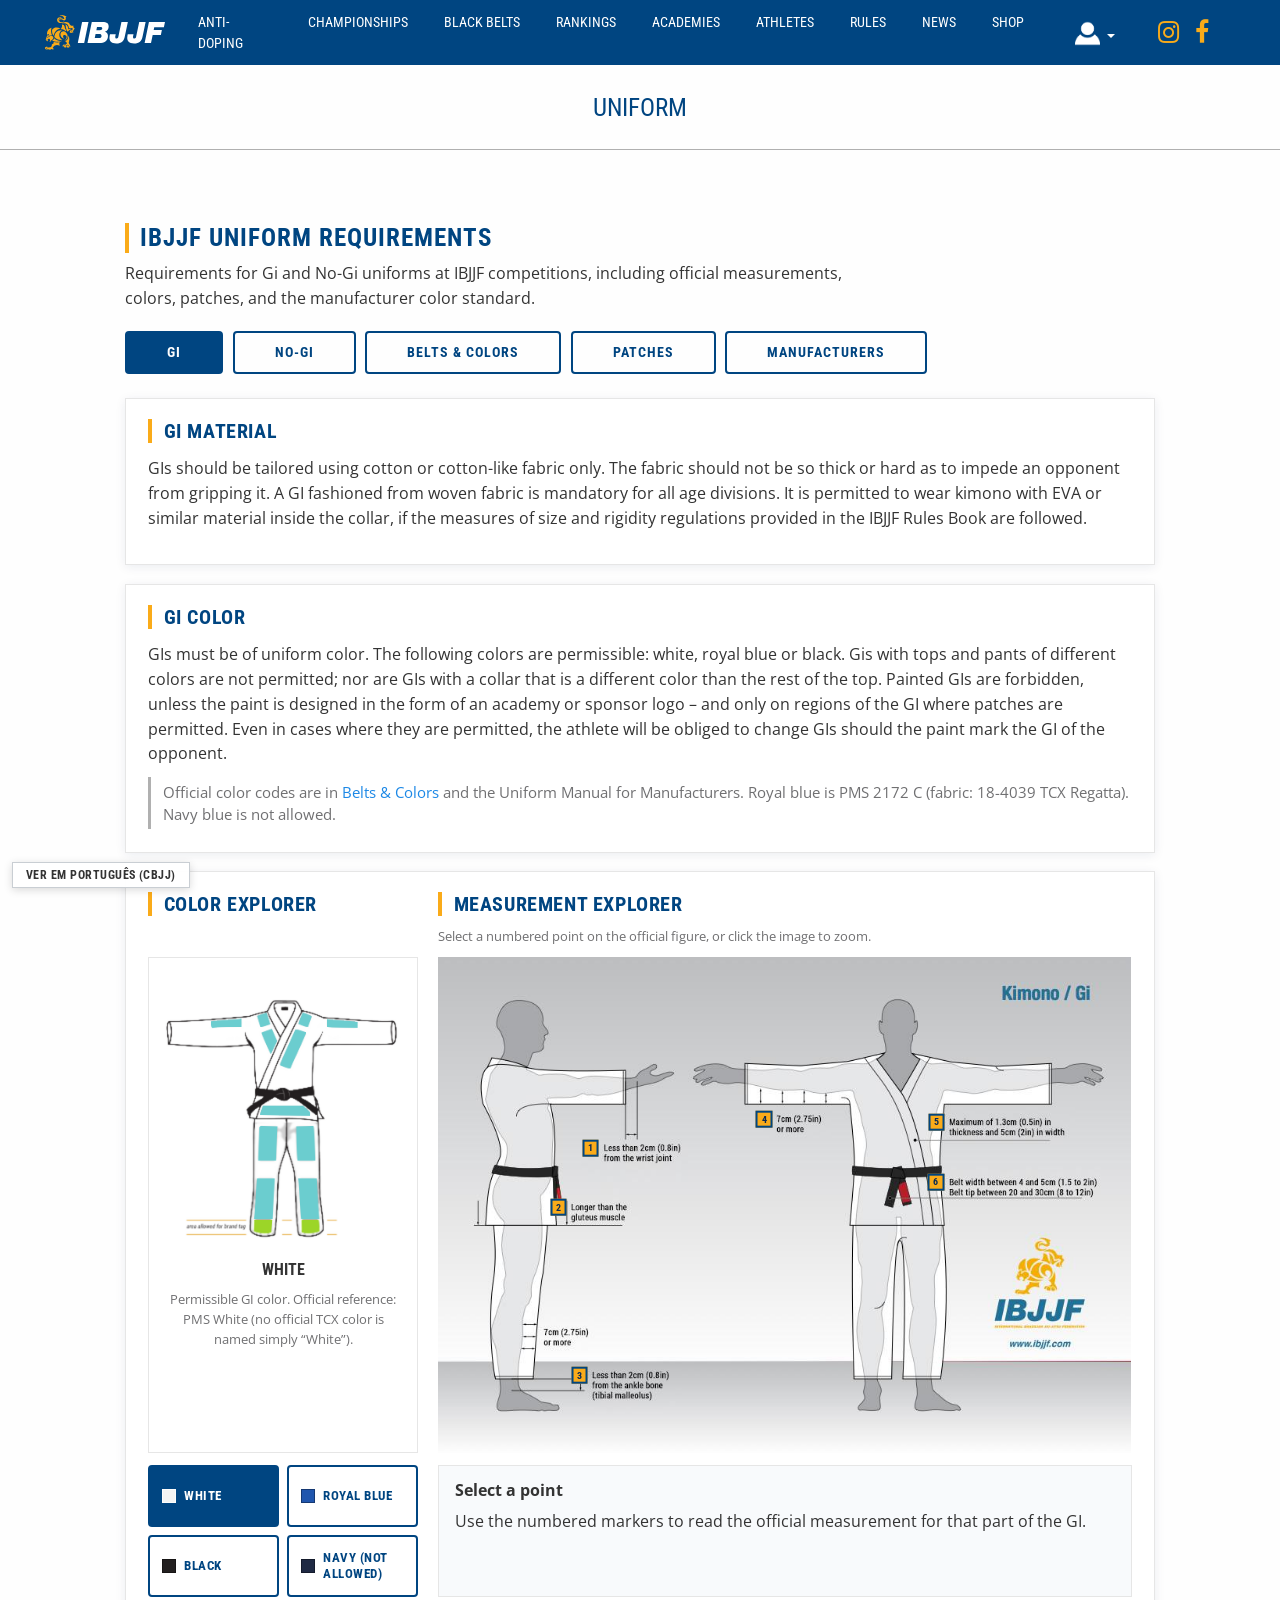
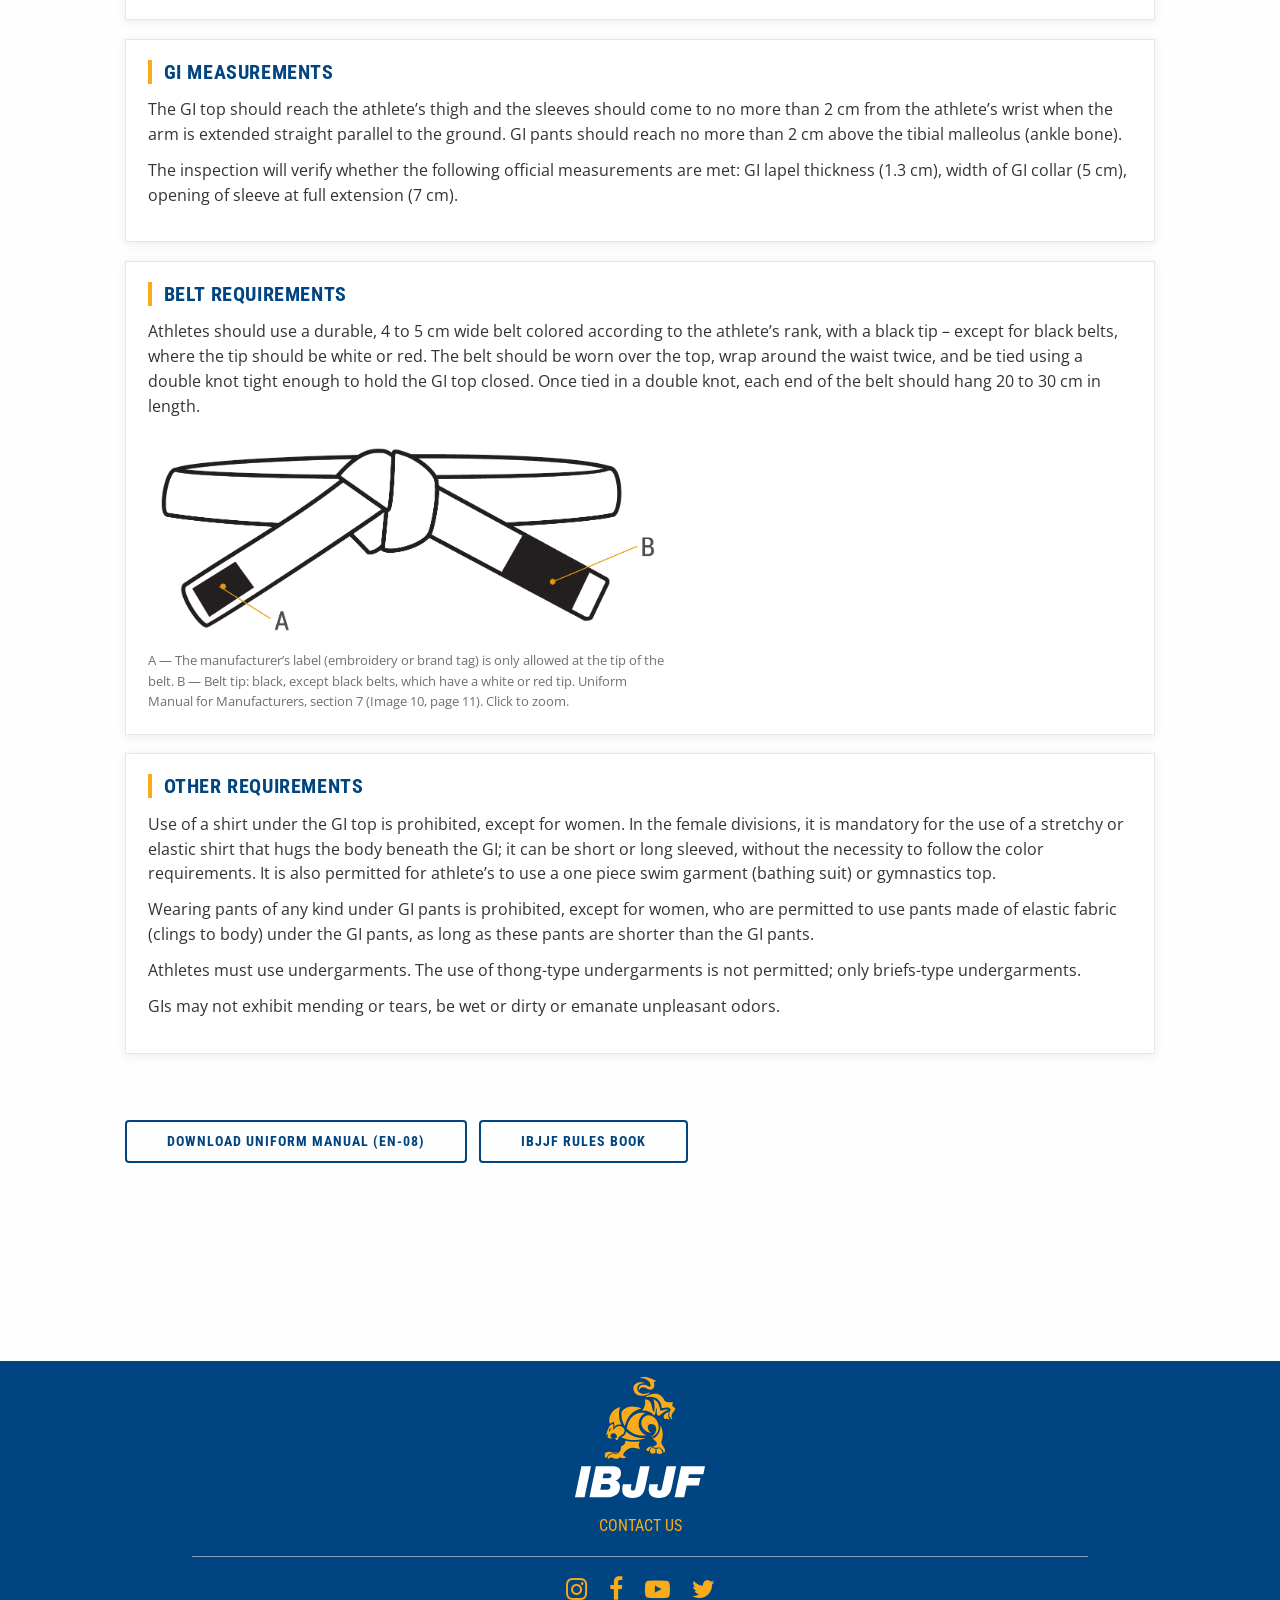
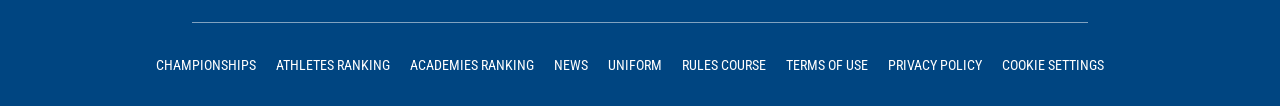
<file: site-ibjjf/index.html>
<!DOCTYPE html>
<html lang="en" class="site-wrapped">
<head>
  <meta charset="utf-8">
  <meta name="viewport" content="width=device-width, initial-scale=1">
  <meta name="robots" content="noindex, nofollow">
  <meta name="description" content="IBJJF Uniform Requirements for Gi and No-Gi competition, including measurements, colors, patches, and the manufacturer color standard.">
  <title>Uniform | IBJJF</title>
  <link rel="alternate" hreflang="pt-BR" href="../site-cbjj/">
  <link rel="stylesheet" href="../assets/fonts/fonts.css?v=20261117-1522">
  <link rel="stylesheet" href="../assets/css/styles.css?v=20261117-1522">
  <link rel="stylesheet" href="chrome/chrome.css?v=20261117-1522">
</head>
<body>
  <a class="skip" href="#main">Skip to content</a>

  <div class="rc">
<section class="row no-gutters" id="top-bar">
<div class="col-sm-12 col-md-12 col-lg-12 col-xl-12">
<nav class="navbar navbar-expand-xl">
<div class="container-fluid">
<button aria-controls="navbar-header" aria-expanded="false" aria-label="Site Header" class="navbar-toggler collapsed navbar-light nav-main" data-target="#navbar-header" data-toggle="collapse" type="button">
<span class="icon-bar top-bar"></span>
<span class="icon-bar middle-bar"></span>
<span class="icon-bar bottom-bar"></span>
</button>
<a class="navbar-brand mx-auto" href="https://ibjjf.com/">
<img alt="Logo IBJJF" src="chrome/logo-ibjjf-horizontal-WHITE-5052f98303bf969a21192eabba044849.svg">
</a>
<button aria-controls="navbar-user" aria-expanded="false" aria-label="User Header" class="navbar-toggler collapsed navbar-light nav-user" data-target="#navbar-user" data-toggle="collapse" type="button">
<i class="user-icon"></i>
</button>
<div class="navbar-sm d-xl-none">
<div class="collapse navbar-collapse" id="navbar-user">
<ul>
<li>
<a href="https://app.ibjjfdb.com/auth/login" target="_blank">Login</a>
</li>
<li>
<a href="https://ibjjf.com/athletes/become-a-member">Membership</a>
</li>
<li class="social-media-icons">
<a href="https://www.instagram.com/ibjjf/" target="_blank">
<i class="fa fa-instagram"></i>
</a>
<a href="https://www.facebook.com/ibjjf" target="_blank">
<i class="fa fa-facebook"></i>
</a>
</li>
</ul>
</div>
</div>
<div class="navbar-sm d-xl-none">
<div class="collapse navbar-collapse" id="navbar-header">
<ul>
<li>
<a href="https://ibjjf.com/anti-doping">Anti-doping</a>
</li>
<li class="submenu">
Championships
<ul>
<li>
<a href="https://ibjjf.com/events/calendar">Calendar</a>
</li>
<li>
<a href="https://ibjjf.com/my-first-championship">My First Championship</a>
</li>
<li>
<a href="https://ibjjf.com/events/championships">Upcoming Events</a>
</li>
<li>
<a href="https://ibjjf.com/events/results">Results</a>
</li>
</ul>
</li>
<li class="submenu">
Black Belts
<ul>
<li>
<a href="https://ibjjf.com/certified-black-belts">Certified Black Belts</a>
</li>
<li>
<a href="https://ibjjf.com/athletes/black-belt-certification">Black Belt Certification</a>
</li>
<li>
<a href="https://ibjjf.com/safe-sport">Safe Sport</a>
</li>
<li>
<a href="https://ibjjf.com/background-check">Background Check</a>
</li>
</ul>
</li>
<li class="submenu">
Rankings
<ul>
<li>
<a href="https://ibjjf.com/athlete-ranking-info">Athlete Ranking Information</a>
</li>
<li>
<a href="https://ibjjf.com/academy-ranking-info">Academy Ranking Information</a>
</li>
<li>
<a href="https://ibjjf.com/2026-athletes-ranking">Athletes </a>
</li>
<li>
<a href="https://ibjjf.com/2026-academies-ranking">Academies </a>
</li>
<li>
<a href="https://ibjjf.com/hall-of-fame">Hall of fame</a>
</li>
</ul>
</li>
<li class="submenu">
Academies
<ul>
<li>
<a href="https://ibjjf.com/registered-academies">Registered Academies</a>
</li>
<li>
<a href="https://ibjjf.com/academy-registration-informations">Academy Registration Information</a>
</li>
<li>
<a href="https://ibjjf.com/join-us">Join us</a>
</li>
</ul>
</li>
<li class="submenu">
Athletes
<ul>
<li>
<a href="https://ibjjf.com/athletes/become-a-member">Membership</a>
</li>
</ul>
</li>
<li class="submenu">
Rules
<ul>
<li>
<a href="https://ibjjf.com/books-videos">Books and Videos</a>
</li>
<li>
<a href="https://ibjjf.com/graduation-system">Graduation System</a>
</li>
<li>
<a href="https://learning.ibjjf.com/" target="_blank">Rules Course</a>
</li>
<li>
<a href="https://ibjjf.com/courses/seminars">Rules Seminar</a>
</li>
<li>
<a href="https://ibjjf.com/courses/webinars">Rules Webinar</a>
</li>
<li>
<a href="https://ibjjf.com/uniform">Uniform</a>
</li>
</ul>
</li>
<li>
<a href="https://ibjjf.com/news">News</a>
</li>
<li>
<a href="https://ibjjfshop.com/" target="_blank">Shop</a>
</li>
<li class="social-media-icons">
<a href="https://www.instagram.com/ibjjf/" target="_blank">
<i class="fa fa-instagram"></i>
</a>
<a href="https://www.facebook.com/ibjjf" target="_blank">
<i class="fa fa-facebook"></i>
</a>
</li>
</ul>
</div>
</div>
<div class="navbar-dk d-none d-sm-none d-md-none d-lg-none d-xl-flex">
<ul class="navbar-nav primary">
<li class="nav-item">
<a class="nav-link" href="https://ibjjf.com/anti-doping">Anti-doping</a>
</li>
<li class="nav-item dropdown">
<a aria-expanded="false" aria-haspopup="true" class="nav-link dropdown-toggle" data-toggle="dropdown" href="#" id="championship-dropdown" role="button">
Championships
</a>
<div aria-labelledby="championship-dropdown" class="dropdown-menu">
<a class="dropdown-item" href="https://ibjjf.com/events/calendar">Calendar</a>
<a class="dropdown-item" href="https://ibjjf.com/my-first-championship">My First Championship</a>
<a class="dropdown-item" href="https://ibjjf.com/events/championships">Upcoming Events</a>
<a class="dropdown-item" href="https://ibjjf.com/events/results">Results</a>
</div>
</li>
<li class="nav-item dropdown">
<a aria-expanded="false" aria-haspopup="true" class="nav-link dropdown-toggle" data-toggle="dropdown" href="#" id="black-belts-dropdown" role="button">
Black Belts
</a>
<div aria-labelledby="black-belts-dropdown" class="dropdown-menu">
<a class="dropdown-item" href="https://ibjjf.com/certified-black-belts">Certified Black Belts</a>
<a class="dropdown-item" href="https://ibjjf.com/athletes/black-belt-certification">Black Belt Certification</a>
</div>
</li>
<li class="nav-item dropdown">
<a aria-expanded="false" aria-haspopup="true" class="nav-link dropdown-toggle" data-toggle="dropdown" href="#" id="rankings-dropdown" role="button">
Rankings
</a>
<div aria-labelledby="rankings-dropdown" class="dropdown-menu">
<a class="dropdown-item" href="https://ibjjf.com/athlete-ranking-info">Athlete Ranking Information</a>
<a class="dropdown-item" href="https://ibjjf.com/academy-ranking-info">Academy Ranking Information</a>
<a class="dropdown-item" href="https://ibjjf.com/2026-athletes-ranking">Athletes </a>
<a class="dropdown-item" href="https://ibjjf.com/2026-academies-ranking">Academies </a>
<a class="dropdown-item" href="https://ibjjf.com/hall-of-fame">Hall of fame</a>
</div>
</li>
<li class="nav-item dropdown">
<a aria-expanded="false" aria-haspopup="true" class="nav-link dropdown-toggle" data-toggle="dropdown" href="#" id="academies-dropdown" role="button">
Academies
</a>
<div aria-labelledby="academies-dropdown" class="dropdown-menu">
<a class="dropdown-item" href="https://ibjjf.com/registered-academies">Registered Academies</a>
<a class="dropdown-item" href="https://ibjjf.com/academy-registration-informations">Academy Registration Information</a>
<a class="dropdown-item" href="https://ibjjf.com/join-us">Join us</a>
</div>
</li>
<li class="nav-item dropdown">
<a aria-expanded="false" aria-haspopup="true" class="nav-link dropdown-toggle" data-toggle="dropdown" href="#" id="athletes-dropdown" role="button">
Athletes
</a>
<div aria-labelledby="athletes-dropdown" class="dropdown-menu">
<a class="dropdown-item" href="https://ibjjf.com/athletes/become-a-member">
Membership
</a>
</div>
</li>
<li class="nav-item dropdown">
<a aria-expanded="false" aria-haspopup="true" class="nav-link dropdown-toggle" data-toggle="dropdown" href="#" id="rules-dropdown" role="button">
Rules
</a>
<div aria-labelledby="rules-dropdown" class="dropdown-menu">
<a class="dropdown-item" href="https://ibjjf.com/books-videos">Books and Videos</a>
<a class="dropdown-item" href="https://ibjjf.com/graduation-system">Graduation System</a>
<a class="dropdown-item" href="https://learning.ibjjf.com/" target="_blank">Rules Course</a>
<a class="dropdown-item" href="https://ibjjf.com/courses/seminars">Rules Seminar</a>
<a class="dropdown-item" href="https://ibjjf.com/courses/webinars">Rules Webinar</a>
<a class="dropdown-item" href="https://ibjjf.com/uniform">Uniform</a>
</div>
</li>
<li class="nav-item">
<a class="nav-link" href="https://ibjjf.com/news">News</a>
</li>
<li class="nav-item">
<a class="nav-link" href="https://ibjjfshop.com/" target="_blank">Shop</a>
</li>
</ul>
</div>
<div class="user-login d-none d-xl-block">
<ul class="navbar-nav">
<li class="nav-item dropdown">
<a aria-expanded="false" aria-haspopup="true" class="nav-link dropdown-toggle" data-toggle="dropdown" href="#" id="user-dropdown" role="button">
<i class="user-icon"></i>
</a>
<div aria-labelledby="user-dropdown" class="dropdown-menu">
<a class="dropdown-item" href="https://app.ibjjfdb.com/auth/login" target="_blank">Login</a>
<a class="dropdown-item" href="https://ibjjf.com/athletes/become-a-member">Membership</a>
</div>
</li>
</ul>
</div>
<div class="social-media-icons d-none d-xl-block">
<ul class="navbar-nav">
<li class="nav-item">
<a href="https://www.instagram.com/ibjjf/" target="_blank">
<i class="fa fa-instagram"></i>
</a>
</li>
<li class="nav-item">
<a href="https://www.facebook.com/ibjjf" target="_blank">
<i class="fa fa-facebook"></i>
</a>
</li>
</ul>
</div>
</div>
</nav>
</div>
</section>
  </div>
  <div class="rc rc-title-wrap">
<div id="uniform">
<section class="row no-gutters">
<div class="col-12 rc-page-title">
<h1>Uniform</h1>
<div class="divider"></div>
</div>
</section>
</div>
  </div>

  <main id="main" class="wrap">

    <div class="hero">
      <h2 class="page-title">IBJJF Uniform Requirements</h2>
      <p class="lead">Requirements for Gi and No-Gi uniforms at IBJJF competitions, including official measurements, colors, patches, and the manufacturer color standard.</p>
    </div>

    <div class="tabs" role="tablist" aria-label="Uniform sections">
      <button type="button" class="tab" role="tab" data-tab="gi" aria-selected="true" aria-controls="panel-gi" id="tab-gi">Gi</button>
      <button type="button" class="tab" role="tab" data-tab="nogi" aria-selected="false" aria-controls="panel-nogi" id="tab-nogi">No-Gi</button>
      <button type="button" class="tab" role="tab" data-tab="colors" aria-selected="false" aria-controls="panel-colors" id="tab-colors">Belts &amp; Colors</button>
      <button type="button" class="tab" role="tab" data-tab="patches" aria-selected="false" aria-controls="panel-patches" id="tab-patches">Patches</button>
      <button type="button" class="tab" role="tab" data-tab="makers" aria-selected="false" aria-controls="panel-makers" id="tab-makers">Manufacturers</button>
    </div>

    <!-- GI -->
    <section class="panel is-active" id="panel-gi" role="tabpanel" aria-labelledby="tab-gi">
      <article class="card">
        <h2>GI Material</h2>
        <p class="rule">GIs should be tailored using cotton or cotton-like fabric only. The fabric should not be so thick or hard as to impede an opponent from gripping it. A GI fashioned from woven fabric is mandatory for all age divisions. It is permitted to wear kimono with EVA or similar material inside the collar, if the measures of size and rigidity regulations provided in the IBJJF Rules Book are followed.</p>
      </article>

      <article class="card">
        <h2>GI Color</h2>
        <p class="rule">GIs must be of uniform color. The following colors are permissible: white, royal blue or black. Gis with tops and pants of different colors are not permitted; nor are GIs with a collar that is a different color than the rest of the top. Painted GIs are forbidden, unless the paint is designed in the form of an academy or sponsor logo – and only on regions of the GI where patches are permitted. Even in cases where they are permitted, the athlete will be obliged to change GIs should the paint mark the GI of the opponent.</p>
        <p class="note">Official color codes are in <a href="#colors">Belts &amp; Colors</a> and the Uniform Manual for Manufacturers. Royal blue is PMS 2172 C (fabric: 18-4039 TCX Regatta). Navy blue is not allowed.</p>
      </article>

      <div class="gi-explorer" id="gi-explorers">
        <div class="color-explorer">
          <h2>Color explorer</h2>
          <div class="gi-preview" id="gi-preview">
            <div class="gi-color-stage">
              <img id="gi-color-img" src="../assets/img/site/gi-patches-white.png?v=20261117-1522" alt="GI drawing in white." data-zoom="../assets/img/site/gi-patches-white.png?v=20261117-1522" tabindex="0">
            </div>
            <p id="gi-color-label" style="font-family:var(--font-display);font-weight:700;text-transform:uppercase;margin:.7rem 0 0;">White</p>
            <p id="gi-color-note" class="caption">Permissible GI color. Official reference: PMS White (no official TCX color is named simply “White”).</p>
          </div>
          <div class="belt-row color-buttons">
            <button type="button" class="belt-btn white" data-gi-color="#f4f4f4" data-art="white" data-name="White" data-allowed="true" data-note="Permissible GI color. Official reference: PMS White (no official TCX color is named simply “White”)." aria-pressed="true">White</button>
            <button type="button" class="belt-btn blue" data-gi-color="#2056AE" data-art="royal" data-name="Royal Blue" data-allowed="true" data-note="Permissible GI color. Official reference: Royal Blue — PMS 2172 C (fabric: 18-4039 TCX Regatta).">Royal Blue</button>
            <button type="button" class="belt-btn black" data-gi-color="#232020" data-art="black" data-name="Black" data-allowed="true" data-note="Permissible GI color. Official reference: Pantone 19-4003 TCX Black Onyx.">Black</button>
            <button type="button" class="belt-btn navy" data-gi-color="#1F2A44" data-art="navy" data-name="Navy Blue (not allowed)" data-allowed="false" data-note="Navy blue is not allowed. Official blue is Royal Blue — PMS 2172 C.">Navy (not allowed)</button>
          </div>
        </div>

        <div class="measure-explorer">
          <h2>Measurement explorer</h2>
          <p class="caption">Select a numbered point on the official figure, or click the image to zoom.</p>
          <div class="measure-map">
            <img src="../assets/img/site/gi-measurements.jpg?v=20261117-1522" alt="Official GI measurement figure: sleeve, collar, belt, jacket length and ankle distances." data-zoom="../assets/img/site/gi-measurements.jpg?v=20261117-1522" tabindex="0">
            <button type="button" class="hotspot" style="left:23.90%;top:38.49%;" data-measure="wrist" aria-pressed="false" title="Sleeves at the wrist">1</button>
            <button type="button" class="hotspot" style="left:19.28%;top:50.44%;" data-measure="length" aria-pressed="false" title="Jacket length">2</button>
            <button type="button" class="hotspot" style="left:22.32%;top:84.30%;" data-measure="ankle" aria-pressed="false" title="Pants at the ankle">3</button>
            <button type="button" class="hotspot" style="left:48.93%;top:32.69%;" data-measure="sleeve" aria-pressed="false" title="Sleeve opening">4</button>
            <button type="button" class="hotspot" style="left:73.84%;top:33.23%;" data-measure="collar" aria-pressed="false" title="Collar and lapel">5</button>
            <button type="button" class="hotspot" style="left:73.73%;top:45.35%;" data-measure="belt" aria-pressed="false" title="Belt">6</button>
          </div>
          <div class="measure-detail" id="measure-detail">
            <strong id="measure-title">Select a point</strong>
            <p id="measure-text" class="rule" style="margin:.35rem 0 0;">Use the numbered markers to read the official measurement for that part of the GI.</p>
          </div>
        </div>
      </div>

      <article class="card">
        <h2>GI Measurements</h2>
        <p class="rule">The GI top should reach the athlete’s thigh and the sleeves should come to no more than 2 cm from the athlete’s wrist when the arm is extended straight parallel to the ground. GI pants should reach no more than 2 cm above the tibial malleolus (ankle bone).</p>
        <p class="rule">The inspection will verify whether the following official measurements are met: GI lapel thickness (1.3 cm), width of GI collar (5 cm), opening of sleeve at full extension (7 cm).</p>
      </article>

      <article class="card">
        <h2>Belt requirements</h2>
        <p class="rule">Athletes should use a durable, 4 to 5 cm wide belt colored according to the athlete’s rank, with a black tip – except for black belts, where the tip should be white or red. The belt should be worn over the top, wrap around the waist twice, and be tied using a double knot tight enough to hold the GI top closed. Once tied in a double knot, each end of the belt should hang 20 to 30 cm in length.</p>
        <figure class="media-fig" style="max-width:520px;margin-top:1rem;">
          <img src="../assets/img/pdf/belt-manual.png?v=20261117-1522" alt="Belt knot diagram: manufacturer label only at the tip (A); black tip with white or red end (B)." data-zoom="../assets/img/pdf/belt-manual.png?v=20261117-1522" tabindex="0">
          <figcaption class="caption">A — The manufacturer’s label (embroidery or brand tag) is only allowed at the tip of the belt. B — Belt tip: black, except black belts, which have a white or red tip. Uniform Manual for Manufacturers, section 7 (Image 10, page 11). Click to zoom.</figcaption>
        </figure>
      </article>

      <article class="card">
        <h2>Other Requirements</h2>
        <p class="rule">Use of a shirt under the GI top is prohibited, except for women. In the female divisions, it is mandatory for the use of a stretchy or elastic shirt that hugs the body beneath the GI; it can be short or long sleeved, without the necessity to follow the color requirements. It is also permitted for athlete’s to use a one piece swim garment (bathing suit) or gymnastics top.</p>
        <p class="rule">Wearing pants of any kind under GI pants is prohibited, except for women, who are permitted to use pants made of elastic fabric (clings to body) under the GI pants, as long as these pants are shorter than the GI pants.</p>
        <p class="rule">Athletes must use undergarments. The use of thong-type undergarments is not permitted; only briefs-type undergarments.</p>
        <p class="rule">GIs may not exhibit mending or tears, be wet or dirty or emanate unpleasant odors.</p>
      </article>
    </section>

    <!-- NO-GI -->
    <section class="panel" id="panel-nogi" role="tabpanel" aria-labelledby="tab-nogi">
      <article class="card">
        <h2>Shirts and Rash Guards</h2>
        <p class="rule">Both genders must wear a shirt of elastic material (skin tight) long enough to cover the torso all the way to the waistband of the shorts, colored black, white, or black and white, and, for colored belts (grey, yellow, orange, green, blue, purple and brown), with at least 10% of the rank color (belt) to which the athlete belongs. The rank color must be placed so that the athlete’s rank (belt) can be clearly identified whether the athlete is seen from the front or from the back. Shirts 100% the color of the athlete’s rank (belt) are also permitted.</p>
        <p class="rule">White belts: predominantly white (more than 50% of the surface); the only secondary color allowed is black.</p>
        <p class="rule">Black belts: predominantly black (more than 50% of the surface); the only secondary color allowed is white.</p>
        <p class="rule">Note: For black belts a small red area will be tolerated, but must not de-characterize the athlete’s rank color.</p>
        <p class="cite">Art. 8.1.16.</p>
      </article>

      <article class="card">
        <h2>Select a belt</h2>
        <p class="caption">Choose a rank to see the allowed No-Gi rash guard colors and the official rule for that belt.</p>
        <div class="belt-row" role="group" aria-label="Belt rank">
          <button type="button" class="belt-btn white" data-belt="white" aria-pressed="false">White</button>
          <button type="button" class="belt-btn grey" data-belt="grey" aria-pressed="false">Grey</button>
          <button type="button" class="belt-btn yellow" data-belt="yellow" aria-pressed="false">Yellow</button>
          <button type="button" class="belt-btn orange" data-belt="orange" aria-pressed="false">Orange</button>
          <button type="button" class="belt-btn green" data-belt="green" aria-pressed="false">Green</button>
          <button type="button" class="belt-btn blue" data-belt="blue" aria-pressed="true">Blue</button>
          <button type="button" class="belt-btn purple" data-belt="purple" aria-pressed="false">Purple</button>
          <button type="button" class="belt-btn brown" data-belt="brown" aria-pressed="false">Brown</button>
          <button type="button" class="belt-btn black" data-belt="black" aria-pressed="false">Black</button>
        </div>
        <div class="belt-result">
          <figure class="media-fig">
            <img id="belt-photo" class="belt-photo" src="../assets/img/nogi/en_blue.jpg?v=20261117-1522" alt="Example No-Gi rash guard colors for a blue belt" data-zoom="../assets/img/nogi/en_blue.jpg?v=20261117-1522" tabindex="0">
            <figcaption class="caption">Example photos. Click to zoom. Official color codes are in Belts &amp; Colors.</figcaption>
          </figure>
          <div>
            <h3 id="belt-title">Blue belt — No-Gi rash guard</h3>
            <p class="rule" id="belt-rule"></p>
            <div class="allowed-chips" id="belt-chips"></div>
          </div>
        </div>
      </article>

      <article class="card">
        <h2>Shorts length (men and women)</h2>
        <p class="rule">Shorts (men and women): must not be longer than the knee, and the bottom of the shorts must be no more than 15 cm above the middle of the knee. For kids divisions, the shorts must cover at least halfway down the thigh.</p>
        <p class="cite">Art. 8.1.16.</p>
        <div class="shorts-row" style="margin-top:1rem;">
          <figure class="media-fig">
            <img src="../assets/img/site/no-gi-garment.jpg?v=20261117-1522" alt="Official No-Gi garment figure, side and back, with shorts-length measurements: must not be longer than the knee; no more than 15 cm above the middle of the knee; kids: at least halfway down the thigh." data-zoom="../assets/img/site/no-gi-garment.jpg?v=20261117-1522" tabindex="0">
            <figcaption class="caption">Official IBJJF No-Gi figure. Click to zoom.</figcaption>
          </figure>
          <div>
            <h3>Shorts length</h3>
            <p class="rule">Shorts must not be longer than the knee, and the bottom of the shorts must be no more than 15 cm above the middle of the knee. For kids divisions, the shorts must cover at least halfway down the thigh.</p>
            <p class="cite">Art. 8.1.16.</p>
          </div>
        </div>
      </article>

      <div class="grid-2">
        <article class="card">
          <h2>Shorts for men</h2>
          <p class="rule">Board shorts colored black, white, black and white, and/or the color of the rank (belt) to which the athlete belongs, without pockets or with the pockets stitched completely shut, without buttons, exposed drawstrings, zippers or any form of plastic or metal that could present a risk to the opponent.</p>
          <p class="rule">Length: must not be longer than the knee, and the bottom of the shorts must be no more than 15 cm above the middle of the knee. For kids divisions, the shorts must cover at least halfway down the thigh.</p>
          <p class="rule">Also permitted are compression pants (skin-tight spats) and/or compression shorts made of elastic material (skin tight), worn beneath the shorts, in the colors black, white, black and white, and/or the color of the rank (belt) to which the athlete belongs.</p>
        </article>
        <article class="card">
          <h2>Shorts, compression shorts and pants for women</h2>
          <p class="rule">Shorts, compression pants (skin-tight spats) and/or compression shorts colored black, white, black and white, and/or the color of the rank (belt) to which the athlete belongs. The shorts must not have pockets or have the pockets stitched completely shut, must not have buttons, zippers or any kind of plastic or metal that could present a risk to the opponent.</p>
          <p class="rule">Length: must not be longer than the knee, and the bottom of the shorts must be no more than 15 cm above the middle of the knee. For kids divisions, the shorts must cover at least halfway down the thigh.</p>
        </article>
      </div>

      <article class="card">
        <h2>Fabric (Uniform Manual for Manufacturers)</h2>
        <p class="rule">Rash guards are polyester and spandex.</p>
        <p class="note">This fabric specification is from the Uniform Manual for Manufacturers. Manufacturers must match the official color standard on the rash guard’s polyester (see Belts &amp; Colors and the Manufacturers tab).</p>
      </article>
    </section>

    <!-- BELTS & COLORS -->
    <section class="panel" id="panel-colors" role="tabpanel" aria-labelledby="tab-colors">
      <article class="card">
        <h2>Official colors</h2>
        <p class="rule">Official color references are published in the Uniform Manual for Manufacturers. Royal blue is PMS 2172 C; the closest official Cotton TCX is 18-4039 TCX Regatta, used as the fabric reference. Other colors use official Pantone Fashion, Home + Interiors Cotton (TCX) codes. On-screen swatches are approximate; the physical standard is the reference.</p>
        <p class="rule">Rash guards are polyester and spandex. Manufacturers must match the official colour standard on the rash guard’s polyester, by lab dip / approval against the physical standard. Navy Blue is not allowed. White remains PMS White (no official TCX colour is named simply “White”).</p>
        <div class="swatches" style="margin-top:1rem;">
          <div class="swatch-card">
            <div class="chip-block" style="background:#f4f4f4;border:1px solid #ddd;"></div>
            <div class="meta"><p class="name">White</p><p class="code">PMS White</p></div>
          </div>
          <div class="swatch-card">
            <div class="chip-block" style="background:#2056AE;"></div>
            <div class="meta"><p class="name">Royal Blue</p><p class="code">PMS 2172 C<br>fabric: 18-4039 TCX Regatta</p></div>
          </div>
          <div class="swatch-card denied">
            <div class="chip-block" style="background:#1F2A44;"></div>
            <div class="meta"><p class="name">Navy Blue</p><p class="code">Not allowed</p></div>
          </div>
          <div class="swatch-card">
            <div class="chip-block" style="background:#232020;"></div>
            <div class="meta"><p class="name">Black Onyx</p><p class="code">19-4003 TCX</p></div>
          </div>
          <div class="swatch-card">
            <div class="chip-block" style="background:#7b7979;"></div>
            <div class="meta"><p class="name">Silent Storm (Grey)</p><p class="code">17-1508 TCX</p></div>
          </div>
          <div class="swatch-card">
            <div class="chip-block" style="background:#fabc09;"></div>
            <div class="meta"><p class="name">Spectra Yellow</p><p class="code">14-0957 TCX</p></div>
          </div>
          <div class="swatch-card">
            <div class="chip-block" style="background:#f25c19;"></div>
            <div class="meta"><p class="name">Puffin’s Bill (Orange)</p><p class="code">16-1363 TCX</p></div>
          </div>
          <div class="swatch-card">
            <div class="chip-block" style="background:#2a9949;"></div>
            <div class="meta"><p class="name">Kelly Green</p><p class="code">16-6138 TCX</p></div>
          </div>
          <div class="swatch-card">
            <div class="chip-block" style="background:#7f389f;"></div>
            <div class="meta"><p class="name">Bright Violet</p><p class="code">19-3438 TCX</p></div>
          </div>
          <div class="swatch-card">
            <div class="chip-block" style="background:#775024;"></div>
            <div class="meta"><p class="name">Monk’s Robe (Brown)</p><p class="code">18-1048 TCX</p></div>
          </div>
        </div>
        <p class="cite">Same official color standard for Gi colors (white, royal blue, black) and for No-Gi rank colors, matched on polyester for rash guards. Royal blue is PMS 2172 C (fabric: 18-4039 TCX Regatta).</p>
      </article>

      <article class="card">
        <h2>No-Gi rash guard — rules by belt</h2>
        <ul class="rules">
          <li><strong>White belts:</strong> predominantly white (more than 50% of the surface); the only secondary color allowed is black.</li>
          <li><strong>Colored belts (grey, yellow, orange, green, blue, purple and brown):</strong> black, white, or black and white, with at least 10% of the rank color, placed so the rank can be clearly identified from the front or the back. Shirts 100% the belt color are also permitted.</li>
          <li><strong>Black belts:</strong> predominantly black (more than 50% of the surface); the only secondary color allowed is white. A small red area will be tolerated, but must not de-characterize the athlete’s rank color.</li>
        </ul>
        <p class="note">Use the belt selector on the <a href="#nogi">No-Gi</a> tab to see example photos for each rank.</p>
      </article>
    </section>

    <!-- PATCHES -->
    <section class="panel" id="panel-patches" role="tabpanel" aria-labelledby="tab-patches">
      <article class="card">
        <h2>Patches</h2>
        <p class="rule">Patches may only be affixed in authorized regions of the GI, as depicted in the IBJJF Rules Book. They should be of cotton fabric and properly seamed. All patches unseamed or in unauthorized regions of the GI will be removed by the GI inspectors.</p>
        <p class="rule">The patch must be 15 cm distance from the edge of the pants.</p>
        <p class="rule">Painted GIs are forbidden, unless the paint is designed in the form of an academy or sponsor logo – and only on regions of the GI where patches are permitted. Even in cases where they are permitted, the athlete will be obliged to change GIs should the paint mark the GI of the opponent.</p>
        <figure class="media-fig" style="margin:1rem auto 0;max-width:820px;text-align:center;">
          <img src="../assets/img/pdf/patches-manual.png?v=20261117-1522" alt="Manufacturer line-art of authorized patch areas, including brand-tag zone at the pants hem and 15 cm distance from the edge of the pants." data-zoom="../assets/img/pdf/patches-manual.png?v=20261117-1522" tabindex="0">
          <figcaption class="caption">Line art from the Uniform Manual for Manufacturers, including the brand-tag area and the 15 cm distance from the edge of the pants. Click to zoom.</figcaption>
        </figure>
      </article>
    </section>

    <!-- MANUFACTURERS -->
    <section class="panel" id="panel-makers" role="tabpanel" aria-labelledby="tab-makers">
      <article class="card">
        <h2>Uniform Manual for Manufacturers</h2>
        <p class="rule">The manual sets construction details, labeling, patch areas, and the official color standard for approved uniforms.</p>
        <p class="rule">Rash guards are polyester and spandex. Manufacturers must match the official colour standard on the rash guard’s polyester, by lab dip / approval against the physical standard. Royal blue is PMS 2172 C (fabric: 18-4039 TCX Regatta). Other colours use official Pantone Fashion, Home + Interiors Cotton (TCX) codes. Navy Blue is not allowed. Swatches are approximate; the physical standard is the reference. White remains PMS White (no official TCX colour is named simply “White”).</p>
        <p class="note">Athlete-facing inspection measurements on the Gi tab follow the IBJJF Rules Book and the public Uniform page (lapel thickness 1.3 cm, collar width 5 cm, sleeve opening 7 cm). Construction diagrams below are from the manufacturer manual.</p>
        <p style="margin:1rem 0 0;">
          <a class="btn btn-gold" href="../assets/pdf/IBJJF-manual-uniforme-EN-08-final.pdf?v=20261117-1522">Download Uniform Manual (EN-08)</a>
        </p>
      </article>

      <div class="grid-2">
        <figure class="card media-fig">
          <img src="../assets/img/pdf/gi-measures-manual.png?v=20261117-1522" alt="Manufacturer GI measurement figures, side and front." data-zoom="../assets/img/pdf/gi-measures-manual.png?v=20261117-1522" tabindex="0">
          <figcaption class="caption">Measurement figures from the manufacturer manual. Click to zoom.</figcaption>
        </figure>
        <figure class="card media-fig">
          <img src="../assets/img/pdf/reinforcement.png?v=20261117-1522" alt="GI reinforcement construction diagram from the manufacturer manual." data-zoom="../assets/img/pdf/reinforcement.png?v=20261117-1522" tabindex="0">
          <figcaption class="caption">Reinforcement. Click to zoom.</figcaption>
        </figure>
        <figure class="card media-fig">
          <img src="../assets/img/pdf/pants-construction.png?v=20261117-1522" alt="GI pants construction diagram from the manufacturer manual." data-zoom="../assets/img/pdf/pants-construction.png?v=20261117-1522" tabindex="0">
          <figcaption class="caption">Pants construction. Click to zoom.</figcaption>
        </figure>
        <figure class="card media-fig">
          <img src="../assets/img/pdf/label-jacket.png?v=20261117-1522" alt="Required jacket label placement from the manufacturer manual." data-zoom="../assets/img/pdf/label-jacket.png?v=20261117-1522" tabindex="0">
          <figcaption class="caption">Jacket label. Click to zoom.</figcaption>
        </figure>
        <figure class="card media-fig">
          <img src="../assets/img/pdf/label-pants.png?v=20261117-1522" alt="Required pants label placement from the manufacturer manual." data-zoom="../assets/img/pdf/label-pants.png?v=20261117-1522" tabindex="0">
          <figcaption class="caption">Pants label. Click to zoom.</figcaption>
        </figure>
        <figure class="card media-fig">
          <img src="../assets/img/pdf/belt-manual.png?v=20261117-1522" alt="Belt diagram (Image 10): A is the manufacturer’s label at the tip; B is the belt tip." data-zoom="../assets/img/pdf/belt-manual.png?v=20261117-1522" tabindex="0">
          <figcaption class="caption">A — The manufacturer’s label (embroidery or brand tag) is only allowed at the tip of the belt. B — Belt tip: black, except black belts, which have a white or red tip. Uniform Manual for Manufacturers, section 7 (Image 10, page 11). Click to zoom.</figcaption>
        </figure>
      </div>
    </section>
  </main>

  <div class="final-downloads">
    <a href="../assets/pdf/IBJJF-manual-uniforme-EN-08-final.pdf?v=20261117-1522">Download Uniform Manual (EN-08)</a>
    <a href="https://ibjjf.com/books-videos">IBJJF Rules Book</a>
  </div>
  <div class="rc rc-footer-wrap">
<section class="row no-gutters">
<div class="col-12">
<footer class="footer-spacing">
<div class="rc-logo py-3"><img alt="Logo IBJJF" src="chrome/logo-ibjjf-vertical-WHITE-2f0eca828e1178f13116b07c579cead2.svg"></div>
<div class="rc-contact-us">
<a href="https://help.ibjjf.com" target="_blank">
CONTACT US
</a>
</div>
<div class="social-media">
<span>
<a href="https://www.instagram.com/ibjjf/" target="_blank">
<i class="footer-icons fa fa-instagram"></i>
</a>
</span>
<span>
<a href="https://www.facebook.com/ibjjf" target="_blank">
<i class="footer-icons fa fa-facebook"></i>
</a>
</span>
<span>
<a href="https://www.youtube.com/user/ibjjf" target="_blank">
<i class="footer-icons fa fa-youtube-play"></i>
</a>
</span>
<span>
<a href="https://www.twitter.com/ibjjf" target="_blank">
<i class="footer-icons fa fa-twitter"></i>
</a>
</span>
</div>
<nav class="navbar navbar-expand">
<ul class="navbar-nav">
<li class="nav-item"><a href="https://ibjjf.com/events/championships">Championships</a></li>
<li class="nav-item"><a href="https://ibjjf.com/2026-athletes-ranking">Athletes  Ranking</a></li>
<li class="nav-item"><a href="https://ibjjf.com/2026-academies-ranking">Academies  Ranking</a></li>
<li class="nav-item"><a href="https://ibjjf.com/news">News</a></li>
<li class="nav-item"><a href="https://ibjjf.com/uniform">Uniform</a></li>
<li class="nav-item"><a target="_blank" href="https://learning.ibjjf.com/">Rules Course</a></li>
<li class="nav-item"><a href="https://ibjjf.com/terms-of-use">Terms of Use</a></li>
<li class="nav-item"><a href="https://ibjjf.com/privacy-policy">Privacy Policy</a></li>
<li class="nav-item"><a data-action="cookie-settings" href="#">Cookie Settings</a></li>
</ul>
</nav>
</footer>
</div>
</section>
<a class="scroll-to-top scroll-to-top--ibjjf"></a>
  </div>
  <a class="preview-switch" id="lang-pt" href="../site-cbjj/" hreflang="pt-BR">Ver em português (CBJJ)</a>

  <div class="lightbox" id="lightbox" role="dialog" aria-modal="true" aria-label="Zoomed image">
    <button type="button" class="close" id="lightbox-close" aria-label="Close">&times;</button>
    <img id="lightbox-img" alt="">
  </div>

  <!-- Reviewer-only notes are in REVIEWER-NOTES.md (not linked on the page). -->
  <script src="app.js?v=20261117-1522"></script>
  <script src="chrome/chrome.js?v=20261117-1522"></script>
</body>
</html>
</file>
<file: assets/fonts/fonts.css>
/* latin-ext */
@font-face {
  font-family: 'Open Sans';
  font-style: normal;
  font-weight: 400;
  font-stretch: 100%;
  font-display: swap;
  src: url(OpenSans-latin-ext.woff2?v=20261117-1522) format('woff2');
  unicode-range: U+0100-02BA, U+02BD-02C5, U+02C7-02CC, U+02CE-02D7, U+02DD-02FF, U+0304, U+0308, U+0329, U+1D00-1DBF, U+1E00-1E9F, U+1EF2-1EFF, U+2020, U+20A0-20AB, U+20AD-20C4, U+2113, U+2C60-2C7F, U+A720-A7FF;
}
/* latin */
@font-face {
  font-family: 'Open Sans';
  font-style: normal;
  font-weight: 400;
  font-stretch: 100%;
  font-display: swap;
  src: url(OpenSans-latin.woff2?v=20261117-1522) format('woff2');
  unicode-range: U+0000-00FF, U+0131, U+0152-0153, U+02BB-02BC, U+02C6, U+02DA, U+02DC, U+0304, U+0308, U+0329, U+2000-206F, U+20AC, U+2122, U+2191, U+2193, U+2212, U+2215, U+FEFF, U+FFFD;
}
/* latin-ext */
@font-face {
  font-family: 'Open Sans';
  font-style: normal;
  font-weight: 600;
  font-stretch: 100%;
  font-display: swap;
  src: url(OpenSans-latin-ext.woff2?v=20261117-1522) format('woff2');
  unicode-range: U+0100-02BA, U+02BD-02C5, U+02C7-02CC, U+02CE-02D7, U+02DD-02FF, U+0304, U+0308, U+0329, U+1D00-1DBF, U+1E00-1E9F, U+1EF2-1EFF, U+2020, U+20A0-20AB, U+20AD-20C4, U+2113, U+2C60-2C7F, U+A720-A7FF;
}
/* latin */
@font-face {
  font-family: 'Open Sans';
  font-style: normal;
  font-weight: 600;
  font-stretch: 100%;
  font-display: swap;
  src: url(OpenSans-latin.woff2?v=20261117-1522) format('woff2');
  unicode-range: U+0000-00FF, U+0131, U+0152-0153, U+02BB-02BC, U+02C6, U+02DA, U+02DC, U+0304, U+0308, U+0329, U+2000-206F, U+20AC, U+2122, U+2191, U+2193, U+2212, U+2215, U+FEFF, U+FFFD;
}
/* latin-ext */
@font-face {
  font-family: 'Open Sans';
  font-style: normal;
  font-weight: 700;
  font-stretch: 100%;
  font-display: swap;
  src: url(OpenSans-latin-ext.woff2?v=20261117-1522) format('woff2');
  unicode-range: U+0100-02BA, U+02BD-02C5, U+02C7-02CC, U+02CE-02D7, U+02DD-02FF, U+0304, U+0308, U+0329, U+1D00-1DBF, U+1E00-1E9F, U+1EF2-1EFF, U+2020, U+20A0-20AB, U+20AD-20C4, U+2113, U+2C60-2C7F, U+A720-A7FF;
}
/* latin */
@font-face {
  font-family: 'Open Sans';
  font-style: normal;
  font-weight: 700;
  font-stretch: 100%;
  font-display: swap;
  src: url(OpenSans-latin.woff2?v=20261117-1522) format('woff2');
  unicode-range: U+0000-00FF, U+0131, U+0152-0153, U+02BB-02BC, U+02C6, U+02DA, U+02DC, U+0304, U+0308, U+0329, U+2000-206F, U+20AC, U+2122, U+2191, U+2193, U+2212, U+2215, U+FEFF, U+FFFD;
}
/* latin-ext */
@font-face {
  font-family: 'Roboto Condensed';
  font-style: normal;
  font-weight: 400;
  font-display: swap;
  src: url(RobotoCondensed-latin-ext.woff2?v=20261117-1522) format('woff2');
  unicode-range: U+0100-02BA, U+02BD-02C5, U+02C7-02CC, U+02CE-02D7, U+02DD-02FF, U+0304, U+0308, U+0329, U+1D00-1DBF, U+1E00-1E9F, U+1EF2-1EFF, U+2020, U+20A0-20AB, U+20AD-20C4, U+2113, U+2C60-2C7F, U+A720-A7FF;
}
/* latin */
@font-face {
  font-family: 'Roboto Condensed';
  font-style: normal;
  font-weight: 400;
  font-display: swap;
  src: url(RobotoCondensed-latin.woff2?v=20261117-1522) format('woff2');
  unicode-range: U+0000-00FF, U+0131, U+0152-0153, U+02BB-02BC, U+02C6, U+02DA, U+02DC, U+0304, U+0308, U+0329, U+2000-206F, U+20AC, U+2122, U+2191, U+2193, U+2212, U+2215, U+FEFF, U+FFFD;
}
/* latin-ext */
@font-face {
  font-family: 'Roboto Condensed';
  font-style: normal;
  font-weight: 700;
  font-display: swap;
  src: url(RobotoCondensed-latin-ext.woff2?v=20261117-1522) format('woff2');
  unicode-range: U+0100-02BA, U+02BD-02C5, U+02C7-02CC, U+02CE-02D7, U+02DD-02FF, U+0304, U+0308, U+0329, U+1D00-1DBF, U+1E00-1E9F, U+1EF2-1EFF, U+2020, U+20A0-20AB, U+20AD-20C4, U+2113, U+2C60-2C7F, U+A720-A7FF;
}
/* latin */
@font-face {
  font-family: 'Roboto Condensed';
  font-style: normal;
  font-weight: 700;
  font-display: swap;
  src: url(RobotoCondensed-latin.woff2?v=20261117-1522) format('woff2');
  unicode-range: U+0000-00FF, U+0131, U+0152-0153, U+02BB-02BC, U+02C6, U+02DA, U+02DC, U+0304, U+0308, U+0329, U+2000-206F, U+20AC, U+2122, U+2191, U+2193, U+2212, U+2215, U+FEFF, U+FFFD;
}
/* latin-ext */
@font-face {
  font-family: 'Roboto Condensed';
  font-style: normal;
  font-weight: 800;
  font-display: swap;
  src: url(RobotoCondensed-latin-ext.woff2?v=20261117-1522) format('woff2');
  unicode-range: U+0100-02BA, U+02BD-02C5, U+02C7-02CC, U+02CE-02D7, U+02DD-02FF, U+0304, U+0308, U+0329, U+1D00-1DBF, U+1E00-1E9F, U+1EF2-1EFF, U+2020, U+20A0-20AB, U+20AD-20C4, U+2113, U+2C60-2C7F, U+A720-A7FF;
}
/* latin */
@font-face {
  font-family: 'Roboto Condensed';
  font-style: normal;
  font-weight: 800;
  font-display: swap;
  src: url(RobotoCondensed-latin.woff2?v=20261117-1522) format('woff2');
  unicode-range: U+0000-00FF, U+0131, U+0152-0153, U+02BB-02BC, U+02C6, U+02DA, U+02DC, U+0304, U+0308, U+0329, U+2000-206F, U+20AC, U+2122, U+2191, U+2193, U+2212, U+2215, U+FEFF, U+FFFD;
}
</file>
<file: assets/css/styles.css>
/* IBJJF Uniform page — tokens from the IBJJF design system (ibjjf.com). */
:root {
  --ibjjf-primary: #004581;
  --ibjjf-secondary: #1c88e6;
  --ibjjf-accent: #faab19;
  --ibjjf-darkest: #0b2a53;
  --ibjjf-white: #fefefe;
  --ibjjf-text: #333333;
  --ibjjf-muted: #707072;
  --ibjjf-gray: #e6e6e6;
  --ibjjf-divider: #b0b0b0;
  --ibjjf-inactive: #bebebe;
  --ibjjf-bg: #f4f6f8;
  --ibjjf-card: #ffffff;
  --container: 1070px;
  --header-h: 72px;
  --radius: 0;
  --shadow: 0 2px 10px rgba(11, 42, 83, 0.08);
  --font-display: "Roboto Condensed", "Arial Narrow", Arial, sans-serif;
  --font-body: "Open Sans", Arial, Helvetica, sans-serif;
}

*, *::before, *::after { box-sizing: border-box; }
html { scroll-behavior: smooth; }
body {
  margin: 0;
  background: var(--ibjjf-bg);
  color: var(--ibjjf-text);
  font-family: var(--font-body);
  font-size: 1rem;
  line-height: 1.55;
}
img { max-width: 100%; height: auto; display: block; }
button, select { font: inherit; }
a { color: var(--ibjjf-secondary); text-decoration: none; }
a:hover { text-decoration: underline; }

.skip {
  position: absolute; left: -999px; top: 0;
  background: var(--ibjjf-darkest); color: #fff; padding: .5rem 1rem; z-index: 200;
}
.skip:focus { left: 8px; top: 8px; }

/* Header: sticky navy, 4px gold bottom */
.site-header {
  position: sticky; top: 0; z-index: 50;
  background: var(--ibjjf-darkest);
  border-bottom: 4px solid var(--ibjjf-accent);
  color: var(--ibjjf-white);
}
.header-inner {
  max-width: var(--container);
  margin: 0 auto;
  min-height: var(--header-h);
  display: flex; align-items: center; gap: 1rem;
  padding: .65rem 1.25rem;
}
.logo { display: flex; align-items: center; flex-shrink: 0; }
.logo img { height: 42px; width: auto; }
.header-brand { display: flex; flex-direction: column; line-height: 1.15; }
.header-brand .org {
  font-family: var(--font-display);
  font-weight: 700; letter-spacing: .06em; font-size: .78rem;
  color: var(--ibjjf-accent); text-transform: uppercase;
}
.header-brand .page {
  font-family: var(--font-display);
  font-weight: 700; font-size: 1.15rem; letter-spacing: .04em;
  text-transform: uppercase; color: #fff;
}
.header-actions { margin-left: auto; display: flex; align-items: center; gap: .75rem; flex-wrap: wrap; }

.chip {
  display: inline-flex; align-items: center; gap: .35rem;
  background: rgba(254,254,254,.1);
  border: 1px solid rgba(254,254,254,.25);
  color: #fff; border-radius: 0;
  padding: .28rem .75rem;
  font-family: var(--font-display);
  font-size: .8rem; font-weight: 700; letter-spacing: .03em;
  text-transform: uppercase;
}


.wrap { max-width: var(--container); margin: 0 auto; padding: 1.25rem 1.25rem 3rem; }

.hero { margin: .5rem 0 1.25rem; }
.page-title {
  font-family: var(--font-display);
  font-weight: 700; font-size: 25px; line-height: 1.2;
  letter-spacing: .04em; text-transform: uppercase;
  color: var(--ibjjf-primary); margin: 0 0 .5rem;
}
.lead { margin: 0 0 1rem; color: var(--ibjjf-text); max-width: 46rem; }
.lead .muted { color: var(--ibjjf-muted); }

.banner-proto {
  background: #fff8e8; border: 1px solid #f0d48a; border-radius: 0;
  padding: .7rem 1rem; font-size: .88rem; color: #5a4a16; margin: 0 0 1.25rem;
}

/* Tabs: same look as the site's outline buttons (.btn-outline-primary on ibjjf.com) */
.tabs {
  display: flex; flex-wrap: wrap; gap: .6rem;
  margin: 0 0 1.5rem;
}
.tab {
  appearance: none; cursor: pointer; white-space: nowrap;
  display: inline-block; text-align: center; vertical-align: middle;
  background: transparent; color: var(--ibjjf-primary);
  border: 2px solid var(--ibjjf-primary); border-radius: 4px;
  padding: 9px 40px;
  font-family: var(--font-display); font-weight: 700; font-size: .875rem; line-height: 1.5;
  letter-spacing: 1px; text-transform: uppercase;
  transition: color .15s ease-in-out, background-color .15s ease-in-out, border-color .15s ease-in-out, box-shadow .15s ease-in-out;
}
.tab:hover, .tab[aria-selected="true"] { background-color: var(--ibjjf-primary); color: #fefefe; border-color: var(--ibjjf-primary); }
.tab:focus { outline: 0; box-shadow: 0 0 0 .2rem rgba(0,69,129,.25); }

.panel { display: none; }
.panel.is-active { display: block; }

.card {
  background: var(--ibjjf-card);
  border: 1px solid var(--ibjjf-gray);
  border-radius: 0;
  box-shadow: var(--shadow);
  padding: 1.25rem 1.4rem 1.4rem;
  margin: 0 0 1.15rem;
}
h2 {
  font-family: var(--font-display);
  font-weight: 700; font-size: 1.25rem; line-height: 1.2;
  letter-spacing: .03em; text-transform: uppercase;
  color: var(--ibjjf-primary);
  border-left: 4px solid var(--ibjjf-accent);
  padding-left: .7rem; margin: 0 0 .85rem;
}
h3 {
  font-family: var(--font-display);
  font-weight: 700; font-size: 1.05rem; line-height: 1.2;
  letter-spacing: .03em; text-transform: uppercase;
  color: var(--ibjjf-darkest); margin: 1.1rem 0 .5rem;
}
.rule { margin: 0 0 .7rem; }
ul.rules, ol.rules { margin: 0 0 .85rem; padding-left: 1.2rem; }
ul.rules li, ol.rules li { margin: 0 0 .4rem; }
.note {
  font-size: .92rem; color: var(--ibjjf-muted);
  border-left: 3px solid var(--ibjjf-divider);
  padding: .2rem 0 .2rem .75rem; margin: .6rem 0 0;
}
.cite { font-size: .82rem; color: var(--ibjjf-muted); margin: .6rem 0 0; }


/* Layout helpers */
.grid-2 { display: grid; grid-template-columns: 1fr 1fr; gap: 1.15rem; }
.grid-3 { display: grid; grid-template-columns: 1fr 1fr 1fr; gap: 1rem; }
.media-fig { margin: 0; }
.media-fig img, .media-fig svg { width: 100%; border-radius: 0; background: #fff; cursor: zoom-in; }
.caption { font-size: .82rem; color: var(--ibjjf-muted); margin-top: .4rem; }

/* Belt selector */
.belt-row {
  display: grid; grid-template-columns: repeat(3, minmax(0, 1fr)); gap: .5rem; margin: 0 0 1rem;
}
.color-buttons { grid-template-columns: repeat(2, minmax(0, 1fr)); }
@media (min-width: 1040px) {
  .belt-row:not(.color-buttons) { grid-template-columns: repeat(9, minmax(0, 1fr)); }
}
.belt-btn {
  --sw: transparent;
  appearance: none; cursor: pointer;
  display: flex; align-items: center; justify-content: flex-start; gap: .5rem; text-align: left;
  width: 100%; min-width: 0; white-space: nowrap; overflow: hidden;
  background: transparent; color: var(--ibjjf-primary);
  border: 2px solid var(--ibjjf-primary); border-radius: 4px;
  padding: 9px 0 9px 12px;
  font-family: var(--font-display); font-weight: 700; font-size: .8125rem; line-height: 1.5;
  letter-spacing: .5px; text-transform: uppercase;
  transition: color .15s ease-in-out, background-color .15s ease-in-out, border-color .15s ease-in-out, box-shadow .15s ease-in-out;
}
.belt-btn::before {
  content: ""; flex: 0 0 auto; width: 14px; height: 14px;
  background: var(--sw); border: 1px solid rgba(0,0,0,.35);
}
.belt-btn:hover, .belt-btn[aria-pressed="true"] { background-color: var(--ibjjf-primary); color: #fefefe; border-color: var(--ibjjf-primary); }
.belt-btn:hover::before, .belt-btn[aria-pressed="true"]::before { border-color: rgba(255,255,255,.75); }
.belt-btn:focus { outline: 0; box-shadow: 0 0 0 .2rem rgba(0,69,129,.25); }
.belt-btn.white { --sw: #f4f4f4; }
.belt-btn.grey { --sw: #7b7979; }
.belt-btn.yellow { --sw: #fabc09; }
.belt-btn.orange { --sw: #f25c19; }
.belt-btn.green { --sw: #2a9949; }
.belt-btn.blue { --sw: #2056AE; }
.belt-btn.purple { --sw: #7f389f; }
.belt-btn.brown { --sw: #775024; }
.belt-btn.black { --sw: #232020; }
.belt-btn.navy { --sw: #1F2A44; }

.belt-result { display: grid; grid-template-columns: 280px 1fr; gap: 1.15rem; align-items: start; }
.belt-photo { border: 1px solid var(--ibjjf-gray); border-radius: 0; overflow: hidden; background: #fff; cursor: zoom-in; }
.belt-photo img { width: 100%; }
.allowed-chips { display: flex; flex-wrap: wrap; gap: .4rem; margin: .6rem 0 0; }
.color-chip {
  display: inline-flex; align-items: center; gap: .4rem;
  border: 1px solid var(--ibjjf-divider); border-radius: 0;
  padding: .2rem .65rem .2rem .25rem;
  font-family: var(--font-display); font-size: .8rem; font-weight: 700;
  letter-spacing: .03em; text-transform: uppercase; color: var(--ibjjf-darkest);
  background: #fff;
}
.color-chip i {
  width: 16px; height: 16px; border-radius: 0; display: inline-block;
  border: 1px solid rgba(0,0,0,.15);
}
.tcx { font-family: var(--font-display); font-size: .85rem; color: var(--ibjjf-muted); }

/* Official color swatches */
.swatches { display: grid; grid-template-columns: repeat(4, 1fr); gap: .75rem; }
.swatch-card {
  background: #fff; border: 1px solid var(--ibjjf-gray); border-radius: 0;
  overflow: hidden; padding: 0 0 .7rem;
}
.swatch-card .chip-block { height: 72px; border-bottom: 1px solid var(--ibjjf-gray); }
.swatch-card .meta { padding: .55rem .7rem 0; }
.swatch-card .name { font-family: var(--font-display); font-weight: 700; text-transform: uppercase; font-size: .9rem; color: var(--ibjjf-darkest); margin: 0; }
.swatch-card .code { font-size: .78rem; color: var(--ibjjf-muted); margin: .15rem 0 0; }
.swatch-card.denied .chip-block { position: relative; }
.swatch-card.denied .chip-block::after {
  content: "NOT ALLOWED";
  position: absolute; left: 0; right: 0; bottom: 0; top: auto;
  display: flex; align-items: center; justify-content: center;
  padding: .22rem .3rem;
  font-family: var(--font-display); font-weight: 700; letter-spacing: .08em;
  color: #fff; background: rgba(120, 16, 16, .92); font-size: .72rem;
}

/* Gi explorer: narrow color card (~270px) + wide measurement column, headings aligned */
.gi-explorer {
  display: grid;
  grid-template-columns: 270px minmax(0, 1fr);
  gap: 1.25rem;
  align-items: start;
  background: var(--ibjjf-card);
  border: 1px solid var(--ibjjf-gray);
  border-radius: 0;
  box-shadow: var(--shadow);
  padding: 1.25rem 1.4rem 1.4rem;
  margin: 0 0 1.15rem;
}
.gi-explorer > div > h2 { margin: 0 0 .65rem; }
.measure-explorer > .caption { margin: 0 0 .7rem; }
.gi-preview {
  background: #fff; border: 1px solid var(--ibjjf-gray); border-radius: 0;
  padding: .85rem .75rem 1rem; text-align: center;
}
.gi-preview svg { width: 100%; max-width: 220px; margin: 0 auto; height: auto; }
.gi-preview .gi-color-stage { border: 0; border-radius: 0; background: transparent; overflow: visible; }
.gi-preview .gi-color-stage img { width: 100%; height: auto; display: block; cursor: zoom-in; }
.gi-explorer .color-buttons { margin-top: .8rem; }
.measure-map { position: relative; }
.measure-map img { width: 100%; cursor: zoom-in; }
.hotspot {
  position: absolute; width: 16px; height: 16px; border-radius: 0;
  background: var(--ibjjf-accent); color: var(--ibjjf-darkest);
  border: 2px solid #fff; box-shadow: 0 0 0 2px rgba(0,69,129,.35);
  font-family: var(--font-display); font-weight: 700; font-size: .55rem;
  line-height: 1;
  display: flex; align-items: center; justify-content: center;
  cursor: pointer; padding: 0; box-sizing: border-box;
  transform: translate(calc(-100% - 4px), -50%);
}
.hotspot:hover, .hotspot[aria-pressed="true"] { background: var(--ibjjf-primary); color: #fff; }
.measure-detail {
  background: #f8fafc; border: 1px solid var(--ibjjf-gray);
  border-radius: 0; padding: .8rem 1rem; min-height: 4.5rem; margin-top: .7rem;
}

/* Lightbox */
.lightbox {
  position: fixed; inset: 0; background: rgba(11,42,83,.86);
  display: none; align-items: center; justify-content: center;
  z-index: 100; padding: 2rem;
}
.lightbox.is-open { display: flex; }
.lightbox img, .lightbox .lb-svg { max-width: min(1100px, 94vw); max-height: 90vh; background: #fff; border-radius: 0; }
.lightbox .close {
  position: absolute; top: 12px; right: 16px;
  background: transparent; border: 0; color: #fff;
  font-size: 2rem; cursor: pointer; line-height: 1;
}

/* Footer */
.site-footer {
  background: var(--ibjjf-darkest); color: #d6dce6;
  padding: 1.5rem 1.25rem 2rem; margin-top: 1rem;
  border-top: 4px solid var(--ibjjf-accent);
  font-size: .88rem;
}
.site-footer .inner { max-width: var(--container); margin: 0 auto; }
.site-footer a { color: var(--ibjjf-accent); }
.downloads { display: flex; flex-wrap: wrap; gap: .6rem; margin: .8rem 0 0; }
.btn {
  display: inline-flex; align-items: center; gap: .4rem;
  background: var(--ibjjf-primary); color: #fff;
  border: 0; border-radius: 4px; padding: .55rem 1rem;
  font-family: var(--font-display); font-weight: 700;
  letter-spacing: .04em; text-transform: uppercase; font-size: .85rem;
  cursor: pointer; text-decoration: none;
}
.btn:hover { background: var(--ibjjf-secondary); text-decoration: none; color: #fff; }
.btn-gold { background: var(--ibjjf-accent); color: var(--ibjjf-darkest); }
.btn-gold:hover { background: #ffc14a; color: var(--ibjjf-darkest); }
.btn-ghost { background: transparent; border: 1px solid rgba(255,255,255,.3); color: #fff; }

@media (max-width: 768px) {
  .grid-2, .grid-3, .belt-result, .gi-explorer { grid-template-columns: 1fr; }
  .swatches { grid-template-columns: 1fr 1fr; }
  .header-brand .page { font-size: 1rem; }
  .header-inner { flex-wrap: wrap; }
  .header-actions { width: 100%; margin-left: 0; }
  .page-title { font-size: 22px; }
  .tab { padding: 9px 20px; }
  .belt-btn { padding: 9px 0 9px 10px; gap: .4rem; }
}
@media (max-width: 576px) {
  .swatches { grid-template-columns: 1fr 1fr; }
  .wrap { padding: 1rem 0.85rem 2.5rem; }
}

.visually-hidden {
  position: absolute !important; width: 1px; height: 1px;
  padding: 0; margin: -1px; overflow: hidden; clip: rect(0,0,0,0); border: 0;
}

.gi-preview.denied { outline: 2px solid #a11; background: #fff5f5; }
.gi-preview.denied #gi-color-label { color: #a11; }
.toolbar-row { display: flex; flex-wrap: wrap; gap: .6rem; align-items: center; margin: 0 0 1rem; }

.site-footer a.btn { color: #fff; }
.site-footer a.btn-gold { color: var(--ibjjf-darkest); }
.site-footer a.btn-gold:hover { color: var(--ibjjf-darkest); }
.site-footer a.btn-ghost { color: var(--ibjjf-accent); }
.site-footer a.btn-ghost:hover { color: #fff; }

@media (max-width: 768px) {
  .header-brand .org { display: none; }
  .logo img { height: 36px; }
  .header-inner { gap: .65rem; padding: .55rem 1rem; }
  .tabs { padding-bottom: 0; }
}

.gi-color-stage { background:#fff; overflow:hidden; }
.gi-color-stage img { width:100%; cursor:zoom-in; display:block; }
.patch-legend { margin:.85rem 0 0; background:#f8fafc; border:1px solid var(--ibjjf-gray); border-radius: 0; padding:.85rem 1rem 1rem; }
.patch-legend h3 { margin-top:0; }
.legend-row { display:flex; flex-wrap:wrap; gap:.7rem 1.2rem; margin:0 0 .7rem; }
.legend-item { display:flex; align-items:flex-start; gap:.5rem; font-size:.92rem; max-width:24rem; }
.legend-item .sw { width:22px; height:22px; border-radius: 0; border:1px solid rgba(0,0,0,.15); flex-shrink:0; margin-top:.15rem; }
.shorts-row { display:grid; grid-template-columns: 1.15fr .85fr; gap:1.15rem; align-items:start; }
@media (max-width: 768px) {
  .shorts-row { grid-template-columns: 1fr; }
}

@media (max-width: 576px) {
  .hotspot { width: 14px; height: 14px; font-size: .5rem; }
  /* Invisible 44px tap target, extending left/up/down so it never covers the label text. */
  .hotspot::after {
    content: "";
    position: absolute;
    right: -2px;
    top: 50%;
    width: 44px;
    height: 44px;
    transform: translateY(-50%);
  }
}

/* Language switch (EN | PT) */
.lang-switch { display: inline-flex; border: 1px solid rgba(254,254,254,.45); border-radius: 0; overflow: hidden; }
.lang-switch .lang {
  font-family: var(--font-display); font-weight: 700; font-size: .8rem; letter-spacing: .06em;
  padding: .28rem .8rem; color: var(--ibjjf-white); line-height: 1.2;
}
.lang-switch .lang.is-current { background: var(--ibjjf-accent); color: var(--ibjjf-darkest); }
.lang-switch a.lang:hover { background: rgba(254,254,254,.15); text-decoration: none; color: #fff; }
@media (max-width: 768px) {
  .header-inner { flex-wrap: nowrap; }
  .header-actions { width: auto; margin-left: auto; }
}

/* Gi color buttons: equal 2x2 grid; long labels wrap instead of being cut */
.color-buttons .belt-btn { white-space: normal; line-height: 1.25; }
@media (max-width: 380px) {
  .belt-row:not(.color-buttons) .belt-btn { font-size: .75rem; letter-spacing: 0; gap: .35rem; padding-left: 8px; }
}

/* No-Gi / official colors: 10 cards = 2 even rows of 5 on desktop, even 2-column grid on mobile */
.swatches { grid-template-columns: repeat(5, minmax(0, 1fr)); align-items: stretch; }
.swatch-card { display: flex; flex-direction: column; min-width: 0; }
.swatch-card .meta { padding: .55rem .6rem 0; min-width: 0; }
.swatch-card .name { font-size: .84rem; line-height: 1.2; letter-spacing: 0; overflow-wrap: anywhere; }
.swatch-card .code { font-size: .74rem; line-height: 1.3; overflow-wrap: anywhere; }
.swatch-card.denied .chip-block::after { font-size: .62rem; letter-spacing: .04em; white-space: nowrap; }
@media (max-width: 768px) {
  .swatches { grid-template-columns: repeat(2, minmax(0, 1fr)); }
  .swatch-card .name { font-size: .88rem; }
  .swatch-card .code { font-size: .78rem; }
  .swatch-card.denied .chip-block::after { font-size: .7rem; letter-spacing: .06em; }
}

/* Gi explorer: shared grid so both columns line up
   (row 1 headings, row 2 subtitle, row 3 preview box = measurement image, row 4 color buttons = detail box) */
.gi-explorer {
  grid-template-columns: 270px minmax(0, 1fr);
  grid-template-rows: auto auto auto auto;
  column-gap: 1.25rem; row-gap: 0; align-items: stretch;
}
.gi-explorer > .color-explorer, .gi-explorer > .measure-explorer { display: contents; }
.gi-explorer h2 { margin: 0 0 .65rem; }
.color-explorer > h2 { grid-area: 1 / 1; }
.measure-explorer > h2 { grid-area: 1 / 2; }
.measure-explorer > .caption { grid-area: 2 / 2; margin: 0 0 .65rem; }
.color-explorer > .gi-preview {
  grid-area: 3 / 1; display: flex; flex-direction: column; justify-content: flex-start;
}
.color-explorer > .gi-preview svg, .color-explorer > .gi-preview .gi-color-stage { flex: 0 0 auto; }
.measure-explorer > .measure-map { grid-area: 3 / 2; align-self: start; }
.gi-explorer .color-buttons {
  grid-area: 4 / 1; margin: .7rem 0 0; grid-auto-rows: 1fr; align-content: stretch;
}
.measure-explorer > .measure-detail { grid-area: 4 / 2; margin-top: .7rem; }
.gi-explorer .color-buttons .belt-btn { align-items: center; height: 100%; }
@media (max-width: 768px) {
  .gi-explorer { grid-template-columns: minmax(0, 1fr); grid-template-rows: none; }
  .gi-explorer h2, .gi-explorer .caption, .gi-explorer .gi-preview, .gi-explorer .color-buttons,
  .gi-explorer .measure-map, .gi-explorer .measure-detail { grid-area: auto; }
  .gi-explorer .measure-explorer > h2 { margin-top: 1.25rem; }
  .measure-explorer > .measure-map { align-self: auto; }
}

/* No-Gi belt result and shorts rows: text column starts at the same top edge as the picture */
.belt-result > div > h3:first-child, .shorts-row > div > h3:first-child { margin-top: 0; }

/* Measurement markers: identical fully-bordered squares, placed immediately left of the label's first line */
.measure-map { container-type: inline-size; }
.hotspot {
  --m: clamp(12px, 2.4cqw, 20px);
  width: var(--m); height: var(--m);
  box-sizing: border-box; padding: 0;
  border: 2px solid var(--ibjjf-primary); border-radius: 0; box-shadow: none;
  font-size: clamp(.44rem, 1.45cqw, .72rem); line-height: 1; overflow: visible;
  transform: translate(calc(-100% - clamp(3px, .7cqw, 6px)), -50%);
}
.hotspot:hover, .hotspot[aria-pressed="true"] { border-color: var(--ibjjf-primary); box-shadow: inset 0 0 0 1px #fff; }
@media (max-width: 576px) { .hotspot { width: var(--m); height: var(--m); font-size: clamp(.44rem, 1.45cqw, .72rem); } }
</file>
<file: pt/assets/css/cbjj.css>
/* Uniforme | CBJJ — identity tokens from cbjj.com.br (green #154e3c, gold #fcb30e, Roboto Condensed).
   Loaded after ../assets/css/styles.css, which holds the shared layout. */
:root {
  --ibjjf-primary: #154e3c;
  --ibjjf-secondary: #1f6b53;
  --ibjjf-accent: #fcb30e;
  --ibjjf-darkest: #0d3a2d;
  --ibjjf-white: #fefefe;
  --ibjjf-text: #333333;
  --ibjjf-muted: #6b6f6d;
  --ibjjf-gray: #e3e8e6;
  --ibjjf-divider: #b4bcb8;
  --ibjjf-bg: #fefefe;
  --ibjjf-card: #ffffff;
  --shadow: 0 1px 6px rgba(13, 58, 45, 0.07);
  --font-body: "Roboto Condensed", "Arial Narrow", Arial, sans-serif;
  --container: 1070px;
  --header-h: 64px;
}
body { background: var(--ibjjf-bg); font-size: 1.05rem; line-height: 1.5; }
a { color: var(--ibjjf-secondary); }

/* ---------- Top bar (CBJJ navbar) ---------- */
.site-header { background: #154e3c; border-bottom: 0; }
.header-inner { max-width: 1180px; min-height: var(--header-h); padding: .5rem 1.25rem; gap: 1.6rem; }
.logo img { height: 42px; width: auto; }
.main-nav { display: flex; align-items: center; gap: 1.5rem; flex: 1; flex-wrap: wrap; }
.main-nav a {
  font-family: var(--font-display); font-weight: 400; font-size: .86rem;
  letter-spacing: .02em; text-transform: uppercase; color: var(--ibjjf-white);
  padding: .35rem 0; border-bottom: 2px solid transparent;
}
.main-nav a:hover { color: #fcb30e; text-decoration: none; }
.nav-toggle { display: none; }
.lang-switch { margin-left: auto; display: inline-flex; border: 1px solid rgba(254,254,254,.45); border-radius: 0; overflow: hidden; flex-shrink: 0; }
.lang-switch .lang {
  font-family: var(--font-display); font-weight: 700; font-size: .8rem; letter-spacing: .06em;
  padding: .28rem .8rem; color: var(--ibjjf-white); line-height: 1.2;
}
.lang-switch .lang.is-current { background: #fcb30e; color: #0d3a2d; }
.lang-switch a.lang:hover { background: rgba(254,254,254,.15); text-decoration: none; color: #fff; }

/* ---------- Page title bar (white, centered, hairline below) ---------- */
.title-bar { background: #fefefe; border-bottom: 1px solid #d8dcda; }
.title-bar-text {
  margin: 0; height: 65px; display: flex; align-items: center; justify-content: center;
  font-family: var(--font-display); font-weight: 400; font-size: 1.5rem; letter-spacing: .03em;
  text-transform: uppercase; color: #154e3c;
}

/* ---------- Content ---------- */
.hero { margin: .75rem 0 1.25rem; }
.page-title { font-size: 1.35rem; letter-spacing: .02em; color: #154e3c; font-weight: 700; }
.lead { font-size: 1.05rem; }
.banner-proto { background: #fff8e0; border-color: #f2d98a; color: #5a4a16; }

.tab:focus, .belt-btn:focus { box-shadow: 0 0 0 .2rem rgba(21,78,60,.25); }

h2 { color: #154e3c; border-left-color: #fcb30e; }
h3 { color: #0d3a2d; }
.card { box-shadow: var(--shadow); }
.rule { font-size: 1.02rem; }
.note a, .cite a { color: #154e3c; font-weight: 700; }

.color-chip { color: #0d3a2d; }
.measure-detail, .patch-legend { background: #f5f8f6; }
.hotspot { background: #fcb30e; color: #0d3a2d; }
.hotspot:hover, .hotspot[aria-pressed="true"] { background: #154e3c; color: #fff; }
.swatch-card .name { color: #0d3a2d; }
.swatch-card.denied .chip-block::after { content: "NÃO PERMITIDO"; }
.gi-preview { background: #fff; }
.lightbox { background: rgba(8,38,29,.88); }

/* ---------- Footer (CBJJ green, centered) ---------- */
.site-footer { background: #154e3c; color: #e8efec; text-align: center; border-top: 0; padding: 2rem 1.25rem 2.25rem; margin-top: 2rem; }
.site-footer .inner { max-width: 880px; }
.footer-logo { margin: 0 auto .6rem; width: 65px; height: auto; }
.site-footer .contact-us { margin: 0 0 1rem; font-family: var(--font-display); letter-spacing: .03em; text-transform: uppercase; }
.site-footer .contact-us a { color: #fcb30e; }
.site-footer hr { border: 0; border-top: 1px solid rgba(254,254,254,.35); margin: 0 0 1rem; }
.footer-links { display: flex; flex-wrap: wrap; justify-content: center; gap: .5rem 1.4rem; margin: 0 0 1rem; }
.footer-links a { color: #fefefe; font-family: var(--font-display); font-size: .85rem; text-transform: uppercase; }
.footer-links a:hover { color: #fcb30e; text-decoration: none; }
.preview-note { margin: 0; color: #cfdcd6; font-size: .88rem; }
.site-footer .downloads { justify-content: center; }
.site-footer a.btn { color: #fff; }
.btn { background: #154e3c; }
.btn:hover { background: #1f6b53; }
.site-footer .btn-gold { background: #fcb30e; color: #0d3a2d; }
.site-footer a.btn-gold { color: #0d3a2d; }
.site-footer a.btn-gold:hover { background: #ffc43d; color: #0d3a2d; }
.site-footer a.btn-ghost { color: #fefefe; border-color: rgba(254,254,254,.5); }
.site-footer a.btn-ghost:hover { background: rgba(254,254,254,.12); color: #fff; }

/* ---------- Responsive ---------- */
@media (max-width: 991px) {
  .header-inner { position: relative; justify-content: center; gap: .75rem; }
  .nav-toggle {
    display: inline-flex; flex-direction: column; justify-content: center; gap: 5px;
    width: 40px; height: 40px; padding: 8px; background: transparent; border: 0; cursor: pointer;
    position: absolute; left: .6rem; top: 50%; transform: translateY(-50%);
  }
  .nav-toggle span { display: block; height: 3px; background: #fefefe; border-radius: 0; }
  .logo { margin: 0 auto; }
  .lang-switch { position: absolute; right: 1rem; top: 50%; transform: translateY(-50%); margin-left: 0; }
  .main-nav {
    display: none; position: absolute; left: 0; right: 0; top: 100%; z-index: 60;
    flex-direction: column; align-items: flex-start; gap: 0; background: #0d3a2d; padding: .4rem 1.25rem .8rem;
  }
  .main-nav.is-open { display: flex; }
  .main-nav a { padding: .6rem 0; width: 100%; border-bottom: 1px solid rgba(254,254,254,.12); }
  .title-bar-text { height: 56px; font-size: 1.3rem; }
}
@media (max-width: 576px) {
  .header-inner { padding: .45rem .75rem; }
  .lang-switch .lang { padding: .25rem .6rem; }
  .logo img { height: 36px; }
  .page-title { font-size: 1.2rem; }
}

.hero .page-title { border-left: 0; padding-left: 0; text-transform: uppercase; }
</file>
<file: site-cbjj/chrome/chrome.css>
.rc{-webkit-font-smoothing: antialiased;}
.rc{--blue: #007bff; --indigo: #6610f2; --purple: #6f42c1; --pink: #e83e8c; --red: #dc3545; --orange: #fd7e14; --yellow: #ffc107; --green: #28a745; --teal: #20c997; --cyan: #17a2b8; --white: #fefefe; --gray: #6c757d; --gray-dark: #343a40; --primary: #154e3c; --secondary: #21cb49; --success: #28a745; --info: #17a2b8; --warning: #ffc107; --danger: #dc3545; --light: #f8f9fa; --dark: #343a40; --breakpoint-xs: 0; --breakpoint-sm: 576px; --breakpoint-md: 768px; --breakpoint-lg: 992px; --breakpoint-xl: 1200px; --breakpoint-xxl: 1500px; --font-family-sans-serif: "Roboto Condensed",sans-serif; --font-family-monospace: SFMono-Regular,Menlo,Monaco,Consolas,"Liberation Mono","Courier New",monospace;}
.rc *,.rc ::after,.rc ::before{box-sizing: border-box;}
.rc{font-family: sans-serif; line-height: 1.15; text-size-adjust: 100%; -webkit-tap-highlight-color: rgba(51, 51, 51, 0);}
.rc footer,.rc nav,.rc section{display: block;}
.rc{margin: 0px; font-family: "Roboto Condensed", sans-serif; font-size: 1rem; font-weight: 400; line-height: 1.5; color: rgb(51, 51, 51); text-align: left; background-color: rgb(254, 254, 254);}
.rc h1{margin-top: 0px; margin-bottom: 0.5rem;}
.rc ul{margin-bottom: 1rem;}
.rc ul{margin-top: 0px;}
.rc ul ul{margin-bottom: 0px;}
.rc a{color: rgb(21, 78, 60); text-decoration: none; background-color: transparent;}
.rc a:hover{color: rgb(5, 18, 14); text-decoration: underline;}
.rc a:not([href]):not([class]),.rc a:not([href]):not([class]):hover{color: inherit; text-decoration: none;}
.rc img{border-style: none;}
.rc img{vertical-align: middle;}
.rc button{border-radius: 0px;}
.rc button:focus:not(:focus-visible){outline: 0px;}
.rc button{margin: 0px; font-family: inherit; font-size: inherit; line-height: inherit;}
.rc button{overflow: visible;}
.rc button{text-transform: none;}
.rc [role="button"]{cursor: pointer;}
.rc [type="button"],.rc button{appearance: button;}
.rc [type="button"]:not(:disabled),.rc button:not(:disabled){cursor: pointer;}
.rc ::-webkit-file-upload-button{font: inherit; appearance: button;}
.rc h1{margin-bottom: 0.5rem; font-weight: 500; line-height: 1.2;}
.rc h1{font-size: 2.8125rem;}
.rc .container-fluid{width: 100%; padding-right: 15px; padding-left: 15px; margin-right: auto; margin-left: auto;}
.rc .row{display: flex; flex-wrap: wrap; margin-right: -15px; margin-left: -15px;}
.rc .no-gutters{margin-right: 0px; margin-left: 0px;}
.rc .no-gutters > [class*="col-"]{padding-right: 0px; padding-left: 0px;}
.rc .col-12,.rc .col-lg-12,.rc .col-md-12,.rc .col-sm-12,.rc .col-xl-12{position: relative; width: 100%; padding-right: 15px; padding-left: 15px;}
.rc .col-12{flex: 0 0 100%; max-width: 100%;}
@media (min-width: 576px){.rc .col-sm-12{flex: 0 0 100%; max-width: 100%;}}
@media (min-width: 768px){.rc .col-md-12{flex: 0 0 100%; max-width: 100%;}}
@media (min-width: 992px){.rc .col-lg-12{flex: 0 0 100%; max-width: 100%;}}
@media (min-width: 1200px){.rc .col-xl-12{flex: 0 0 100%; max-width: 100%;}}
.rc .collapse:not(.show){display: none;}
.rc .collapsing{position: relative; height: 0px; overflow: hidden; transition: height 0.35s;}
@media (prefers-reduced-motion: reduce){.rc .collapsing{transition: none;}}
.rc .dropdown{position: relative;}
.rc .dropdown-toggle{white-space: nowrap;}
.rc .dropdown-toggle::after{display: inline-block; margin-left: 0.255em; vertical-align: 0.255em; content: ""; border-width: 0.3em 0.3em 0px; border-style: solid solid none; border-color: currentcolor transparent;}
.rc .dropdown-toggle:empty::after{margin-left: 0px;}
.rc .dropdown-menu{position: absolute; top: 100%; left: 0px; z-index: 1000; display: none; float: left; min-width: 10rem; padding: 0.5rem 0px; margin: 0.125rem 0px 0px; font-size: 1rem; color: rgb(51, 51, 51); text-align: left; list-style: none; background-color: rgb(254, 254, 254); background-clip: padding-box; border: 1px solid rgba(51, 51, 51, 0.15); border-radius: 0.25rem;}
.rc .dropdown-item{display: block; width: 100%; padding: 0.25rem 1.5rem; clear: both; font-weight: 400; color: rgb(33, 37, 41); text-align: inherit; white-space: nowrap; background-color: transparent; border: 0px;}
.rc .dropdown-item:focus,.rc .dropdown-item:hover{color: rgb(22, 24, 27); text-decoration: none; background-color: rgb(233, 236, 239);}
.rc .dropdown-item.active,.rc .dropdown-item:active{color: rgb(254, 254, 254); text-decoration: none; background-color: rgb(21, 78, 60);}
.rc .dropdown-item.disabled,.rc .dropdown-item:disabled{color: rgb(173, 181, 189); pointer-events: none; background-color: transparent;}
.rc .dropdown-menu.show{display: block;}
.rc .nav-link{display: block; padding: 0.5rem 1rem;}
.rc .nav-link:focus,.rc .nav-link:hover{text-decoration: none;}
.rc .nav-link.disabled{color: rgb(108, 117, 125); pointer-events: none; cursor: default;}
.rc .navbar{position: relative; padding: 0.5rem 1rem;}
.rc .navbar,.rc .navbar .container-fluid{display: flex; flex-wrap: wrap; align-items: center; justify-content: space-between;}
.rc .navbar-brand{display: inline-block; padding-top: 0.3125rem; padding-bottom: 0.3125rem; margin-right: 1rem; font-size: 1.25rem; line-height: inherit; white-space: nowrap;}
.rc .navbar-brand:focus,.rc .navbar-brand:hover{text-decoration: none;}
.rc .navbar-nav{display: flex; flex-direction: column; padding-left: 0px; margin-bottom: 0px; list-style: none;}
.rc .navbar-nav .nav-link{padding-right: 0px; padding-left: 0px;}
.rc .navbar-nav .dropdown-menu{position: static; float: none;}
.rc .navbar-collapse{flex-basis: 100%; flex-grow: 1; align-items: center;}
.rc .navbar-toggler{padding: 0.25rem 0.75rem; font-size: 1.25rem; line-height: 1; background-color: transparent; border: 1px solid transparent; border-radius: 0.25rem;}
.rc .navbar-toggler:focus,.rc .navbar-toggler:hover{text-decoration: none;}
@media (max-width: 1199.98px){.rc .navbar-expand-xl > .container-fluid{padding-right: 0px; padding-left: 0px;}}
@media (min-width: 1200px){.rc .navbar-expand-xl{flex-flow: row; justify-content: flex-start;}}
@media (min-width: 1200px){.rc .navbar-expand-xl .navbar-nav{flex-direction: row;}}
@media (min-width: 1200px){.rc .navbar-expand-xl .navbar-nav .dropdown-menu{position: absolute;}}
@media (min-width: 1200px){.rc .navbar-expand-xl .navbar-nav .nav-link{padding-right: 0.5rem; padding-left: 0.5rem;}}
@media (min-width: 1200px){.rc .navbar-expand-xl > .container-fluid{flex-wrap: nowrap;}}
@media (min-width: 1200px){.rc .navbar-expand-xl .navbar-collapse{display: flex !important; flex-basis: auto;}}
@media (min-width: 1200px){.rc .navbar-expand-xl .navbar-toggler{display: none;}}
.rc .navbar-expand{flex-flow: row; justify-content: flex-start;}
.rc .navbar-expand .navbar-nav{flex-direction: row;}
.rc .d-none{display: none !important;}
@media (min-width: 576px){.rc .d-sm-none{display: none !important;}}
@media (min-width: 768px){.rc .d-md-none{display: none !important;}}
@media (min-width: 992px){.rc .d-lg-none{display: none !important;}}
@media (min-width: 1200px){.rc .d-xl-none{display: none !important;}}
@media (min-width: 1200px){.rc .d-xl-block{display: block !important;}}
@media (min-width: 1200px){.rc .d-xl-flex{display: flex !important;}}
.rc .py-3{padding-top: 1rem !important;}
.rc .py-3{padding-bottom: 1rem !important;}
.rc .mx-auto{margin-right: auto !important;}
.rc .mx-auto{margin-left: auto !important;}
@font-face { font-family: FontAwesome; src: url("fontawesome-webfont-af7ae505.woff2") format("woff2"), url("fontawesome-webfont-fee66e71.woff") format("woff"), url("fontawesome-webfont-b06871f2.ttf") format("truetype"); font-weight: 400; font-style: normal; }
.rc .fa{display: inline-block; font-style: normal; font-variant: normal; font-size-adjust: none; font-language-override: normal; font-kerning: auto; font-optical-sizing: auto; font-feature-settings: normal; font-variation-settings: normal; font-weight: normal; font-stretch: normal; line-height: 1; font-family: FontAwesome; font-size: inherit; text-rendering: auto; -webkit-font-smoothing: antialiased;}
.rc .fa-twitter::before{content: "";}
.rc .fa-facebook::before{content: "";}
.rc .fa-youtube-play::before{content: "";}
.rc .fa-instagram::before{content: "";}
.rc .footer-spacing{margin-top: 150px;}
.rc .rc-page-title{display: flex; flex-direction: column; justify-content: center; align-items: center; color: rgb(21, 78, 60); text-transform: uppercase; height: 85px;}
@media (max-width: 991.98px){.rc .rc-page-title{height: 65px;}}
.rc .rc-page-title h1{margin: 0px;}
@media (min-width: 992px){.rc .rc-page-title{margin-bottom: 65px;}}
@media (min-width: 1200px){.rc .rc-page-title{margin-top: 65px;}}
@media (max-width: 991.98px){.rc .rc-page-title{margin-bottom: 65px;}}
.rc .rc-page-title h1{text-align: center; text-wrap: balance; font-size: 25px;}
.rc .rc-page-title .divider{position: absolute; width: 100%; bottom: 0px; border-bottom: 1px solid rgb(176, 176, 176);}
.rc .scroll-to-top{display: inline-block; background-color: rgb(21, 78, 60); width: 50px; height: 50px; text-align: center; border-radius: 4px; position: fixed; bottom: 50px; right: 20px; transition: background-color 0.3s, opacity 0.5s, visibility 0.5s; opacity: 0; visibility: hidden; z-index: 1000;}
.rc .scroll-to-top::after{content: ""; font-family: FontAwesome; font-weight: 400; font-style: normal; font-size: 2em; line-height: 45px; color: rgb(255, 255, 255);}
.rc .scroll-to-top:hover{cursor: pointer; background-color: rgb(252, 179, 14);}
.rc .scroll-to-top.show{opacity: 1; visibility: visible;}
.rc #top-bar{font-size: 14px; text-transform: uppercase; font-family: inherit;}
@media (max-width: 1199.98px){.rc #top-bar .navbar{background-color: rgb(21, 78, 60);}}
@media (max-width: 1199.98px){.rc #top-bar .navbar .navbar-collapse{background-color: rgb(254, 254, 254); position: absolute; top: 65px; left: 0px; padding-left: 15px; padding-right: 15px; padding-bottom: 15px; width: 100%; z-index: 1000; overflow: scroll;}}
@media (max-width: 1199.98px){.rc #top-bar .navbar .navbar-collapse ul{margin-top: 20px; list-style: none; padding-inline-start: unset;}}
@media (max-width: 1199.98px){.rc #top-bar .navbar .navbar-collapse ul li.submenu{border: unset;}}
@media (max-width: 1199.98px){.rc #top-bar .navbar .navbar-collapse ul li.social-media-icons{border: unset; text-align: center;}}
@media (max-width: 1199.98px){.rc #top-bar .navbar .navbar-collapse ul li.social-media-icons a > i{padding: 20px 25px; font-size: 30px; color: rgb(252, 179, 14);}}
@media (max-width: 1199.98px){.rc #top-bar .navbar .navbar-collapse ul li{padding: 5px 0px; color: rgb(85, 85, 85); font-weight: 600; font-size: 18px; border-bottom: 1px solid rgb(222, 222, 222);}}
@media (max-width: 1199.98px){.rc #top-bar .navbar .navbar-collapse ul li a{text-decoration: none; transition: color 0.3s;}}
@media (max-width: 1199.98px){.rc #top-bar .navbar .navbar-collapse ul li a:active,.rc #top-bar .navbar .navbar-collapse ul li a:link,.rc #top-bar .navbar .navbar-collapse ul li a:visited{color: rgb(85, 85, 85);}}
@media (max-width: 1199.98px){.rc #top-bar .navbar .navbar-collapse ul li a:hover{color: rgb(255, 169, 0);}}
@media (max-width: 1199.98px){.rc #top-bar .navbar .navbar-collapse ul li ul{margin: unset;}}
@media (max-width: 1199.98px){.rc #top-bar .navbar .navbar-collapse ul li ul li{font-size: 16px; padding-inline-start: 15px; font-weight: 400;}}
@media (max-width: 1199.98px){.rc #top-bar .navbar .navbar-collapse.collapsing,.rc #top-bar .navbar .navbar-collapse.show{height: calc(-120px + 100vh);}}
@media (max-width: 1199.98px){.rc #top-bar .navbar .navbar-collapse.collapsing{transition: left 0.2s; left: -100%; height: calc(-120px + 100vh);}}
@media (max-width: 1199.98px){.rc #top-bar .navbar .navbar-collapse.show{left: 0px; transition: left 0.2s ease-in;}}
@media (max-width: 1199.98px){.rc #top-bar .navbar .icon-bar{width: 30px; height: 4px; background-color: rgb(254, 254, 254); display: block; transition: 0.2s; margin-top: 4px;}}
@media (max-width: 1199.98px){.rc #top-bar .navbar .navbar-toggler{border-width: medium; border-style: none; border-color: currentcolor; border-image: none; background: transparent !important;}}
@media (max-width: 1199.98px){.rc #top-bar .navbar .user-icon{display: inline-block; position: relative; top: 5px; width: 25px; height: 25px; background-image: url("member-icon-white-8ab8273a39123c8777f872af9bcf6fec.png"); background-position: 50% center; background-size: cover;}}
@media (max-width: 1199.98px){.rc #top-bar .navbar .navbar-toggler:focus,.rc #top-bar .navbar .navbar-toggler:hover{background-color: transparent; outline: unset;}}
@media (max-width: 1199.98px){.rc #top-bar .navbar .navbar-toggler .top-bar{transform: rotate(45deg); transform-origin: 10% 10%;}}
@media (max-width: 1199.98px){.rc #top-bar .navbar .navbar-toggler .middle-bar{opacity: 0;}}
@media (max-width: 1199.98px){.rc #top-bar .navbar .navbar-toggler .bottom-bar{transform: rotate(-45deg); transform-origin: 10% 90%;}}
@media (max-width: 1199.98px){.rc #top-bar .navbar .navbar-toggler.collapsed .top-bar{transform: rotate(0deg);}}
@media (max-width: 1199.98px){.rc #top-bar .navbar .navbar-toggler.collapsed .middle-bar{opacity: 1;}}
@media (max-width: 1199.98px){.rc #top-bar .navbar .navbar-toggler.collapsed .bottom-bar{transform: rotate(0deg);}}
@media (min-width: 1200px){.rc #top-bar nav{position: fixed; top: 0px; right: 0px; left: 0px; z-index: 1030;}}
.rc #top-bar .navbar{height: 65px;}
.rc #top-bar .navbar .navbar-dk{flex-grow: 1;}
.rc #top-bar .navbar a.navbar-brand img{height: auto; width: 120px;}
@media (max-width: 1499.98px){.rc #top-bar .navbar a.navbar-brand img{width: 120px;}}
@media (min-width: 1200px){.rc #top-bar .navbar{padding: 0px 30px; background-color: rgb(21, 78, 60);}}
@media (min-width: 1200px){.rc #top-bar .navbar a{color: rgb(21, 78, 60); font-size: 14px;}}
@media (min-width: 1200px){.rc #top-bar .navbar .navbar-nav .nav-item{padding: 0px 10px;}}
@media (min-width: 1200px){.rc #top-bar .navbar .navbar-nav .nav-item:first-child{margin-left: 15px;}}
@media (min-width: 1200px){.rc #top-bar .navbar .navbar-nav .nav-item .nav-link{color: rgb(254, 254, 254);}}
@media (min-width: 1200px){.rc #top-bar .navbar .navbar-nav .nav-item .nav-link:hover{color: rgb(252, 179, 14);}}
@media (min-width: 1200px){.rc #top-bar .navbar .navbar-nav .dropdown-menu{margin-top: -1px; padding: 0px;}}
@media (min-width: 1200px){.rc #top-bar .navbar .navbar-nav .dropdown-menu a{text-decoration: none; transition: color 0.3s;}}
@media (min-width: 1200px){.rc #top-bar .navbar .navbar-nav .dropdown-menu a:active,.rc #top-bar .navbar .navbar-nav .dropdown-menu a:link,.rc #top-bar .navbar .navbar-nav .dropdown-menu a:visited{color: rgb(21, 78, 60);}}
@media (min-width: 1200px){.rc #top-bar .navbar .navbar-nav .dropdown-menu a:hover{color: rgb(75, 144, 209);}}
@media (min-width: 1200px){.rc #top-bar .navbar .navbar-nav .dropdown-menu .dropdown-item:hover{background: none;}}
@media (min-width: 1200px){.rc #top-bar .navbar .navbar-nav .dropdown-menu a.dropdown-item{padding: 7px 20px; border-bottom: 1px solid rgb(222, 222, 222);}}
@media (min-width: 1200px){.rc #top-bar .navbar .navbar-nav .dropdown-menu a.dropdown-item:last-child{border-bottom-width: medium; border-bottom-style: none; border-bottom-color: currentcolor;}}
@media (min-width: 1200px){.rc #top-bar .navbar .navbar-nav a{text-decoration: none; transition: color 0.3s;}}
@media (min-width: 1200px){.rc #top-bar .navbar .navbar-nav a:active,.rc #top-bar .navbar .navbar-nav a:link,.rc #top-bar .navbar .navbar-nav a:visited{color: rgb(21, 78, 60);}}
@media (min-width: 1200px){.rc #top-bar .navbar .navbar-nav a:hover{color: rgb(162, 232, 255);}}
@media (min-width: 1200px){.rc #top-bar .navbar .primary .dropdown-toggle::after{content: none;}}
@media (min-width: 1200px){.rc #top-bar .navbar .user-login li.nav-item .user-icon{display: inline-block; position: relative; top: 4px; width: 25px; height: 25px; background-image: url("member-icon-white-8ab8273a39123c8777f872af9bcf6fec.png"); background-position: 50% center; background-size: cover;}}
@media (min-width: 1200px){.rc #top-bar .navbar .user-login li.nav-item .dropdown-toggle:hover .user-icon{background-image: url("member-icon-orange-2daf7980c1997cffc37fd9b123ea0f2f.png");}}
@media (min-width: 1200px){.rc #top-bar .navbar .social-media-icons{padding-right: 16px;}}
@media (min-width: 1200px){.rc #top-bar .navbar .social-media-icons li.nav-item a{color: rgb(252, 179, 14); font-size: 25px; transition: opacity 0.3s ease-in-out, color 0.3s ease-in-out;}}
@media (min-width: 1200px){.rc #top-bar .navbar .social-media-icons li.nav-item a:hover{color: rgb(230, 230, 230);}}
@media (min-width: 1200px){.rc #top-bar .navbar .social-media-icons li.nav-item:first-child{padding-right: 6px;}}
.rc footer{background-color: rgb(21, 78, 60); width: 100%; text-align: center; color: rgb(254, 254, 254);}
.rc footer .rc-logo img{width: 130px;}
.rc footer .rc-contact-us{padding-bottom: 18px;}
.rc footer .rc-contact-us a{text-decoration: none; transition: color 0.3s;}
.rc footer .rc-contact-us a:active,.rc footer .rc-contact-us a:link,.rc footer .rc-contact-us a:visited{color: rgb(252, 179, 14);}
.rc footer .rc-contact-us a:hover{color: rgb(233, 236, 239);}
.rc footer .social-media{width: 70%; margin: 0px auto; border-top: 1px solid rgba(255, 255, 255, 0.5); border-bottom: 1px solid rgba(255, 255, 255, 0.5); padding: 12px 0px;}
.rc footer .social-media a{text-decoration: none; transition: color 0.3s;}
.rc footer .social-media a:active,.rc footer .social-media a:link,.rc footer .social-media a:visited{color: rgb(252, 179, 14);}
.rc footer .social-media a:hover{color: rgb(233, 236, 239);}
.rc footer .social-media a{font-size: 25px;}
.rc footer .social-media a i.footer-icons{margin: 8px;}
.rc footer nav.navbar{text-transform: uppercase; font-size: 14px; font-weight: 400; margin-top: 24px; padding-bottom: 30px; justify-content: center;}
.rc footer nav.navbar ul{list-style: none;}
@media (max-width: 991.98px){.rc footer nav.navbar ul{display: block; line-height: 25px;}}
@media (min-width: 768px){.rc footer nav.navbar ul li{padding-right: 20px;}}
.rc footer nav.navbar ul li a{text-decoration: none; transition: color 0.3s;}
.rc footer nav.navbar ul li a:active,.rc footer nav.navbar ul li a:link,.rc footer nav.navbar ul li a:visited{color: rgb(254, 254, 254);}
.rc footer nav.navbar ul li a:hover{color: rgb(252, 179, 14);}
.rc footer nav.navbar ul li a{font-size: inherit;}
/* ---- additions (not from the live site) ---- */
.rc-title-wrap { display: flow-root; background: #fefefe; }
.rc-title-wrap .rc-page-title { position: relative; }
.rc-footer-wrap { display: flow-root; }
html.site-wrapped body { background: #fefefe; }
.scroll-to-top.rc-stt { }
.final-downloads { max-width: 1070px; margin: 0 auto; padding: 0 1.25rem 3rem; display: flex; flex-wrap: wrap; gap: .75rem; }
.final-downloads a { display: inline-block; font-family: "Roboto Condensed", Arial, sans-serif; font-weight: 700; text-transform: uppercase; font-size: .875rem; line-height: 1.5; letter-spacing: 1px; padding: 9px 40px; border: 2px solid var(--ibjjf-primary); border-radius: 4px; text-decoration: none; color: var(--ibjjf-primary); background: transparent; transition: color .15s ease-in-out, background-color .15s ease-in-out; }
.final-downloads a:hover { background: var(--ibjjf-primary); color: #fefefe; }
.preview-switch { position: fixed; left: 12px; bottom: 12px; z-index: 900; background: rgba(255,255,255,.94); color: #333; border: 1px solid #c9ced3; border-radius: 0; padding: .3rem .8rem; font: 700 12px/1.2 "Roboto Condensed", Arial, sans-serif; letter-spacing: .04em; text-transform: uppercase; text-decoration: none; box-shadow: 0 2px 8px rgba(0,0,0,.15); }
.preview-switch:hover { background: #fff; color: #000; }
html.clean .preview-switch { display: none; }
.rc img { display: inline; max-width: none; }
.site-wrapped .wrap { padding-top: 0; }
</file>
<file: site-ibjjf/chrome/chrome.css>
.rc{-webkit-font-smoothing: antialiased;}
.rc{--blue: #007bff; --indigo: #6610f2; --purple: #6f42c1; --pink: #e83e8c; --red: #dc3545; --orange: #fd7e14; --yellow: #ffc107; --green: #28a745; --teal: #20c997; --cyan: #17a2b8; --white: #fefefe; --gray: #6c757d; --gray-dark: #343a40; --primary: #004581; --secondary: #1c88e6; --success: #28a745; --info: #17a2b8; --warning: #ffc107; --danger: #dc3545; --light: #f8f9fa; --dark: #343a40; --breakpoint-xs: 0; --breakpoint-sm: 576px; --breakpoint-md: 768px; --breakpoint-lg: 992px; --breakpoint-xl: 1200px; --breakpoint-xxl: 1500px; --font-family-sans-serif: "Roboto Condensed",sans-serif; --font-family-monospace: SFMono-Regular,Menlo,Monaco,Consolas,"Liberation Mono","Courier New",monospace;}
.rc *,.rc ::after,.rc ::before{box-sizing: border-box;}
.rc{font-family: sans-serif; line-height: 1.15; text-size-adjust: 100%; -webkit-tap-highlight-color: rgba(51, 51, 51, 0);}
.rc footer,.rc nav,.rc section{display: block;}
.rc{margin: 0px; font-family: "Roboto Condensed", sans-serif; font-size: 1rem; font-weight: 400; line-height: 1.5; color: rgb(51, 51, 51); text-align: left; background-color: rgb(254, 254, 254);}
.rc h1{margin-top: 0px; margin-bottom: 0.5rem;}
.rc ul{margin-bottom: 1rem;}
.rc ul{margin-top: 0px;}
.rc ul ul{margin-bottom: 0px;}
.rc a{color: rgb(0, 69, 129); text-decoration: none; background-color: transparent;}
.rc a:hover{color: rgb(0, 28, 53); text-decoration: underline;}
.rc a:not([href]):not([class]),.rc a:not([href]):not([class]):hover{color: inherit; text-decoration: none;}
.rc img{border-style: none;}
.rc img{vertical-align: middle;}
.rc button{border-radius: 0px;}
.rc button:focus:not(:focus-visible){outline: 0px;}
.rc button{margin: 0px; font-family: inherit; font-size: inherit; line-height: inherit;}
.rc button{overflow: visible;}
.rc button{text-transform: none;}
.rc [role="button"]{cursor: pointer;}
.rc [type="button"],.rc button{appearance: button;}
.rc [type="button"]:not(:disabled),.rc button:not(:disabled){cursor: pointer;}
.rc ::-webkit-file-upload-button{font: inherit; appearance: button;}
.rc h1{margin-bottom: 0.5rem; font-weight: 500; line-height: 1.2;}
.rc h1{font-size: 2.8125rem;}
.rc .container-fluid{width: 100%; padding-right: 15px; padding-left: 15px; margin-right: auto; margin-left: auto;}
.rc .row{display: flex; flex-wrap: wrap; margin-right: -15px; margin-left: -15px;}
.rc .no-gutters{margin-right: 0px; margin-left: 0px;}
.rc .no-gutters > [class*="col-"]{padding-right: 0px; padding-left: 0px;}
.rc .col-12,.rc .col-lg-12,.rc .col-md-12,.rc .col-sm-12,.rc .col-xl-12{position: relative; width: 100%; padding-right: 15px; padding-left: 15px;}
.rc .col-12{flex: 0 0 100%; max-width: 100%;}
@media (min-width: 576px){.rc .col-sm-12{flex: 0 0 100%; max-width: 100%;}}
@media (min-width: 768px){.rc .col-md-12{flex: 0 0 100%; max-width: 100%;}}
@media (min-width: 992px){.rc .col-lg-12{flex: 0 0 100%; max-width: 100%;}}
@media (min-width: 1200px){.rc .col-xl-12{flex: 0 0 100%; max-width: 100%;}}
.rc .collapse:not(.show){display: none;}
.rc .collapsing{position: relative; height: 0px; overflow: hidden; transition: height 0.35s;}
@media (prefers-reduced-motion: reduce){.rc .collapsing{transition: none;}}
.rc .dropdown{position: relative;}
.rc .dropdown-toggle{white-space: nowrap;}
.rc .dropdown-toggle::after{display: inline-block; margin-left: 0.255em; vertical-align: 0.255em; content: ""; border-width: 0.3em 0.3em 0px; border-style: solid solid none; border-color: currentcolor transparent;}
.rc .dropdown-toggle:empty::after{margin-left: 0px;}
.rc .dropdown-menu{position: absolute; top: 100%; left: 0px; z-index: 1000; display: none; float: left; min-width: 10rem; padding: 0.5rem 0px; margin: 0.125rem 0px 0px; font-size: 1rem; color: rgb(51, 51, 51); text-align: left; list-style: none; background-color: rgb(254, 254, 254); background-clip: padding-box; border: 1px solid rgba(51, 51, 51, 0.15); border-radius: 0.25rem;}
.rc .dropdown-item{display: block; width: 100%; padding: 0.25rem 1.5rem; clear: both; font-weight: 400; color: rgb(33, 37, 41); text-align: inherit; white-space: nowrap; background-color: transparent; border: 0px;}
.rc .dropdown-item:focus,.rc .dropdown-item:hover{color: rgb(22, 24, 27); text-decoration: none; background-color: rgb(233, 236, 239);}
.rc .dropdown-item.active,.rc .dropdown-item:active{color: rgb(254, 254, 254); text-decoration: none; background-color: rgb(0, 69, 129);}
.rc .dropdown-item.disabled,.rc .dropdown-item:disabled{color: rgb(173, 181, 189); pointer-events: none; background-color: transparent;}
.rc .dropdown-menu.show{display: block;}
.rc .nav-link{display: block; padding: 0.5rem 1rem;}
.rc .nav-link:focus,.rc .nav-link:hover{text-decoration: none;}
.rc .nav-link.disabled{color: rgb(108, 117, 125); pointer-events: none; cursor: default;}
.rc .navbar{position: relative; padding: 0.5rem 1rem;}
.rc .navbar,.rc .navbar .container-fluid{display: flex; flex-wrap: wrap; align-items: center; justify-content: space-between;}
.rc .navbar-brand{display: inline-block; padding-top: 0.3125rem; padding-bottom: 0.3125rem; margin-right: 1rem; font-size: 1.25rem; line-height: inherit; white-space: nowrap;}
.rc .navbar-brand:focus,.rc .navbar-brand:hover{text-decoration: none;}
.rc .navbar-nav{display: flex; flex-direction: column; padding-left: 0px; margin-bottom: 0px; list-style: none;}
.rc .navbar-nav .nav-link{padding-right: 0px; padding-left: 0px;}
.rc .navbar-nav .dropdown-menu{position: static; float: none;}
.rc .navbar-collapse{flex-basis: 100%; flex-grow: 1; align-items: center;}
.rc .navbar-toggler{padding: 0.25rem 0.75rem; font-size: 1.25rem; line-height: 1; background-color: transparent; border: 1px solid transparent; border-radius: 0.25rem;}
.rc .navbar-toggler:focus,.rc .navbar-toggler:hover{text-decoration: none;}
@media (max-width: 1199.98px){.rc .navbar-expand-xl > .container-fluid{padding-right: 0px; padding-left: 0px;}}
@media (min-width: 1200px){.rc .navbar-expand-xl{flex-flow: row; justify-content: flex-start;}}
@media (min-width: 1200px){.rc .navbar-expand-xl .navbar-nav{flex-direction: row;}}
@media (min-width: 1200px){.rc .navbar-expand-xl .navbar-nav .dropdown-menu{position: absolute;}}
@media (min-width: 1200px){.rc .navbar-expand-xl .navbar-nav .nav-link{padding-right: 0.5rem; padding-left: 0.5rem;}}
@media (min-width: 1200px){.rc .navbar-expand-xl > .container-fluid{flex-wrap: nowrap;}}
@media (min-width: 1200px){.rc .navbar-expand-xl .navbar-collapse{display: flex !important; flex-basis: auto;}}
@media (min-width: 1200px){.rc .navbar-expand-xl .navbar-toggler{display: none;}}
.rc .navbar-expand{flex-flow: row; justify-content: flex-start;}
.rc .navbar-expand .navbar-nav{flex-direction: row;}
.rc .d-none{display: none !important;}
@media (min-width: 576px){.rc .d-sm-none{display: none !important;}}
@media (min-width: 768px){.rc .d-md-none{display: none !important;}}
@media (min-width: 992px){.rc .d-lg-none{display: none !important;}}
@media (min-width: 1200px){.rc .d-xl-none{display: none !important;}}
@media (min-width: 1200px){.rc .d-xl-block{display: block !important;}}
@media (min-width: 1200px){.rc .d-xl-flex{display: flex !important;}}
.rc .py-3{padding-top: 1rem !important;}
.rc .py-3{padding-bottom: 1rem !important;}
.rc .mx-auto{margin-right: auto !important;}
.rc .mx-auto{margin-left: auto !important;}
@font-face { font-family: FontAwesome; src: url("fontawesome-webfont-af7ae505.woff2") format("woff2"), url("fontawesome-webfont-fee66e71.woff") format("woff"), url("fontawesome-webfont-b06871f2.ttf") format("truetype"); font-weight: 400; font-style: normal; }
.rc .fa{display: inline-block; font-style: normal; font-variant: normal; font-size-adjust: none; font-language-override: normal; font-kerning: auto; font-optical-sizing: auto; font-feature-settings: normal; font-variation-settings: normal; font-weight: normal; font-stretch: normal; line-height: 1; font-family: FontAwesome; font-size: inherit; text-rendering: auto; -webkit-font-smoothing: antialiased;}
.rc .fa-twitter::before{content: "";}
.rc .fa-facebook::before{content: "";}
.rc .fa-youtube-play::before{content: "";}
.rc .fa-instagram::before{content: "";}
.rc .footer-spacing{margin-top: 150px;}
.rc .rc-page-title{display: flex; flex-direction: column; justify-content: center; align-items: center; color: rgb(0, 69, 129); text-transform: uppercase; height: 85px;}
@media (max-width: 991.98px){.rc .rc-page-title{height: 65px;}}
.rc .rc-page-title h1{margin: 0px;}
@media (min-width: 992px){.rc .rc-page-title{margin-bottom: 65px;}}
@media (min-width: 1200px){.rc .rc-page-title{margin-top: 65px;}}
@media (max-width: 991.98px){.rc .rc-page-title{margin-bottom: 65px;}}
.rc .rc-page-title h1{text-align: center; text-wrap: balance; font-size: 25px;}
.rc .rc-page-title .divider{position: absolute; width: 100%; bottom: 0px; border-bottom: 1px solid rgb(176, 176, 176);}
.rc .scroll-to-top{display: inline-block; background-color: rgb(0, 69, 129); width: 50px; height: 50px; text-align: center; border-radius: 4px; position: fixed; bottom: 50px; right: 20px; transition: background-color 0.3s, opacity 0.5s, visibility 0.5s; opacity: 0; visibility: hidden; z-index: 1000;}
.rc .scroll-to-top--ibjjf{bottom: 100px; right: 36px;}
.rc .scroll-to-top::after{content: ""; font-family: FontAwesome; font-weight: 400; font-style: normal; font-size: 2em; line-height: 45px; color: rgb(255, 255, 255);}
.rc .scroll-to-top:hover{cursor: pointer; background-color: rgb(250, 171, 25);}
.rc .scroll-to-top.show{opacity: 1; visibility: visible;}
.rc #top-bar{font-size: 14px; text-transform: uppercase; font-family: inherit;}
@media (max-width: 1199.98px){.rc #top-bar .navbar{background-color: rgb(0, 69, 129);}}
@media (max-width: 1199.98px){.rc #top-bar .navbar .navbar-collapse{background-color: rgb(254, 254, 254); position: absolute; top: 65px; left: 0px; padding-left: 15px; padding-right: 15px; padding-bottom: 15px; width: 100%; z-index: 1000; overflow: scroll;}}
@media (max-width: 1199.98px){.rc #top-bar .navbar .navbar-collapse ul{margin-top: 20px; list-style: none; padding-inline-start: unset;}}
@media (max-width: 1199.98px){.rc #top-bar .navbar .navbar-collapse ul li.submenu{border: unset;}}
@media (max-width: 1199.98px){.rc #top-bar .navbar .navbar-collapse ul li.social-media-icons{border: unset; text-align: center;}}
@media (max-width: 1199.98px){.rc #top-bar .navbar .navbar-collapse ul li.social-media-icons a > i{padding: 20px 25px; font-size: 30px; color: rgb(250, 171, 25);}}
@media (max-width: 1199.98px){.rc #top-bar .navbar .navbar-collapse ul li{padding: 5px 0px; color: rgb(85, 85, 85); font-weight: 600; font-size: 18px; border-bottom: 1px solid rgb(222, 222, 222);}}
@media (max-width: 1199.98px){.rc #top-bar .navbar .navbar-collapse ul li a{text-decoration: none; transition: color 0.3s;}}
@media (max-width: 1199.98px){.rc #top-bar .navbar .navbar-collapse ul li a:active,.rc #top-bar .navbar .navbar-collapse ul li a:link,.rc #top-bar .navbar .navbar-collapse ul li a:visited{color: rgb(85, 85, 85);}}
@media (max-width: 1199.98px){.rc #top-bar .navbar .navbar-collapse ul li a:hover{color: rgb(255, 169, 0);}}
@media (max-width: 1199.98px){.rc #top-bar .navbar .navbar-collapse ul li ul{margin: unset;}}
@media (max-width: 1199.98px){.rc #top-bar .navbar .navbar-collapse ul li ul li{font-size: 16px; padding-inline-start: 15px; font-weight: 400;}}
@media (max-width: 1199.98px){.rc #top-bar .navbar .navbar-collapse.collapsing,.rc #top-bar .navbar .navbar-collapse.show{height: calc(-120px + 100vh);}}
@media (max-width: 1199.98px){.rc #top-bar .navbar .navbar-collapse.collapsing{transition: left 0.2s; left: -100%; height: calc(-120px + 100vh);}}
@media (max-width: 1199.98px){.rc #top-bar .navbar .navbar-collapse.show{left: 0px; transition: left 0.2s ease-in;}}
@media (max-width: 1199.98px){.rc #top-bar .navbar .icon-bar{width: 30px; height: 4px; background-color: rgb(254, 254, 254); display: block; transition: 0.2s; margin-top: 4px;}}
@media (max-width: 1199.98px){.rc #top-bar .navbar .navbar-toggler{border-width: medium; border-style: none; border-color: currentcolor; border-image: none; background: transparent !important;}}
@media (max-width: 1199.98px){.rc #top-bar .navbar .user-icon{display: inline-block; position: relative; top: 5px; width: 25px; height: 25px; background-image: url("member-icon-white-8ab8273a39123c8777f872af9bcf6fec.png"); background-position: 50% center; background-size: cover;}}
@media (max-width: 1199.98px){.rc #top-bar .navbar .navbar-toggler:focus,.rc #top-bar .navbar .navbar-toggler:hover{background-color: transparent; outline: unset;}}
@media (max-width: 1199.98px){.rc #top-bar .navbar .navbar-toggler .top-bar{transform: rotate(45deg); transform-origin: 10% 10%;}}
@media (max-width: 1199.98px){.rc #top-bar .navbar .navbar-toggler .middle-bar{opacity: 0;}}
@media (max-width: 1199.98px){.rc #top-bar .navbar .navbar-toggler .bottom-bar{transform: rotate(-45deg); transform-origin: 10% 90%;}}
@media (max-width: 1199.98px){.rc #top-bar .navbar .navbar-toggler.collapsed .top-bar{transform: rotate(0deg);}}
@media (max-width: 1199.98px){.rc #top-bar .navbar .navbar-toggler.collapsed .middle-bar{opacity: 1;}}
@media (max-width: 1199.98px){.rc #top-bar .navbar .navbar-toggler.collapsed .bottom-bar{transform: rotate(0deg);}}
@media (min-width: 1200px){.rc #top-bar nav{position: fixed; top: 0px; right: 0px; left: 0px; z-index: 1030;}}
.rc #top-bar .navbar{height: 65px;}
.rc #top-bar .navbar .navbar-dk{flex-grow: 1;}
.rc #top-bar .navbar a.navbar-brand img{height: auto; width: 120px;}
@media (max-width: 1499.98px){.rc #top-bar .navbar a.navbar-brand img{width: 120px;}}
@media (min-width: 1200px){.rc #top-bar .navbar{padding: 0px 30px; background-color: rgb(0, 69, 129);}}
@media (min-width: 1200px){.rc #top-bar .navbar a{color: rgb(0, 69, 129); font-size: 14px;}}
@media (min-width: 1200px){.rc #top-bar .navbar .navbar-nav .nav-item{padding: 0px 10px;}}
@media (min-width: 1200px){.rc #top-bar .navbar .navbar-nav .nav-item:first-child{margin-left: 15px;}}
@media (min-width: 1200px){.rc #top-bar .navbar .navbar-nav .nav-item .nav-link{color: rgb(254, 254, 254);}}
@media (min-width: 1200px){.rc #top-bar .navbar .navbar-nav .nav-item .nav-link:hover{color: rgb(250, 171, 25);}}
@media (min-width: 1200px){.rc #top-bar .navbar .navbar-nav .dropdown-menu{margin-top: -1px; padding: 0px;}}
@media (min-width: 1200px){.rc #top-bar .navbar .navbar-nav .dropdown-menu a{text-decoration: none; transition: color 0.3s;}}
@media (min-width: 1200px){.rc #top-bar .navbar .navbar-nav .dropdown-menu a:active,.rc #top-bar .navbar .navbar-nav .dropdown-menu a:link,.rc #top-bar .navbar .navbar-nav .dropdown-menu a:visited{color: rgb(0, 69, 129);}}
@media (min-width: 1200px){.rc #top-bar .navbar .navbar-nav .dropdown-menu a:hover{color: rgb(75, 144, 209);}}
@media (min-width: 1200px){.rc #top-bar .navbar .navbar-nav .dropdown-menu .dropdown-item:hover{background: none;}}
@media (min-width: 1200px){.rc #top-bar .navbar .navbar-nav .dropdown-menu a.dropdown-item{padding: 7px 20px; border-bottom: 1px solid rgb(222, 222, 222);}}
@media (min-width: 1200px){.rc #top-bar .navbar .navbar-nav .dropdown-menu a.dropdown-item:last-child{border-bottom-width: medium; border-bottom-style: none; border-bottom-color: currentcolor;}}
@media (min-width: 1200px){.rc #top-bar .navbar .navbar-nav a{text-decoration: none; transition: color 0.3s;}}
@media (min-width: 1200px){.rc #top-bar .navbar .navbar-nav a:active,.rc #top-bar .navbar .navbar-nav a:link,.rc #top-bar .navbar .navbar-nav a:visited{color: rgb(0, 69, 129);}}
@media (min-width: 1200px){.rc #top-bar .navbar .navbar-nav a:hover{color: rgb(162, 232, 255);}}
@media (min-width: 1200px){.rc #top-bar .navbar .primary .dropdown-toggle::after{content: none;}}
@media (min-width: 1200px){.rc #top-bar .navbar .user-login li.nav-item .user-icon{display: inline-block; position: relative; top: 4px; width: 25px; height: 25px; background-image: url("member-icon-white-8ab8273a39123c8777f872af9bcf6fec.png"); background-position: 50% center; background-size: cover;}}
@media (min-width: 1200px){.rc #top-bar .navbar .user-login li.nav-item .dropdown-toggle:hover .user-icon{background-image: url("member-icon-orange-2daf7980c1997cffc37fd9b123ea0f2f.png");}}
@media (min-width: 1200px){.rc #top-bar .navbar .social-media-icons{padding-right: 16px;}}
@media (min-width: 1200px){.rc #top-bar .navbar .social-media-icons li.nav-item a{color: rgb(250, 171, 25); font-size: 25px; transition: opacity 0.3s ease-in-out, color 0.3s ease-in-out;}}
@media (min-width: 1200px){.rc #top-bar .navbar .social-media-icons li.nav-item a:hover{color: rgb(230, 230, 230);}}
@media (min-width: 1200px){.rc #top-bar .navbar .social-media-icons li.nav-item:first-child{padding-right: 6px;}}
.rc footer{background-color: rgb(0, 69, 129); width: 100%; text-align: center; color: rgb(254, 254, 254);}
.rc footer .rc-logo img{width: 130px;}
.rc footer .rc-contact-us{padding-bottom: 18px;}
.rc footer .rc-contact-us a{text-decoration: none; transition: color 0.3s;}
.rc footer .rc-contact-us a:active,.rc footer .rc-contact-us a:link,.rc footer .rc-contact-us a:visited{color: rgb(250, 171, 25);}
.rc footer .rc-contact-us a:hover{color: rgb(233, 236, 239);}
.rc footer .social-media{width: 70%; margin: 0px auto; border-top: 1px solid rgba(255, 255, 255, 0.5); border-bottom: 1px solid rgba(255, 255, 255, 0.5); padding: 12px 0px;}
.rc footer .social-media a{text-decoration: none; transition: color 0.3s;}
.rc footer .social-media a:active,.rc footer .social-media a:link,.rc footer .social-media a:visited{color: rgb(250, 171, 25);}
.rc footer .social-media a:hover{color: rgb(233, 236, 239);}
.rc footer .social-media a{font-size: 25px;}
.rc footer .social-media a i.footer-icons{margin: 8px;}
.rc footer nav.navbar{text-transform: uppercase; font-size: 14px; font-weight: 400; margin-top: 24px; padding-bottom: 30px; justify-content: center;}
.rc footer nav.navbar ul{list-style: none;}
@media (max-width: 991.98px){.rc footer nav.navbar ul{display: block; line-height: 25px;}}
@media (min-width: 768px){.rc footer nav.navbar ul li{padding-right: 20px;}}
.rc footer nav.navbar ul li a{text-decoration: none; transition: color 0.3s;}
.rc footer nav.navbar ul li a:active,.rc footer nav.navbar ul li a:link,.rc footer nav.navbar ul li a:visited{color: rgb(254, 254, 254);}
.rc footer nav.navbar ul li a:hover{color: rgb(250, 171, 25);}
.rc footer nav.navbar ul li a{font-size: inherit;}
/* ---- additions (not from the live site) ---- */
.rc-title-wrap { display: flow-root; background: #fefefe; }
.rc-title-wrap .rc-page-title { position: relative; }
.rc-footer-wrap { display: flow-root; }
html.site-wrapped body { background: #fefefe; }
.scroll-to-top.rc-stt { }
.final-downloads { max-width: 1070px; margin: 0 auto; padding: 0 1.25rem 3rem; display: flex; flex-wrap: wrap; gap: .75rem; }
.final-downloads a { display: inline-block; font-family: "Roboto Condensed", Arial, sans-serif; font-weight: 700; text-transform: uppercase; font-size: .875rem; line-height: 1.5; letter-spacing: 1px; padding: 9px 40px; border: 2px solid var(--ibjjf-primary); border-radius: 4px; text-decoration: none; color: var(--ibjjf-primary); background: transparent; transition: color .15s ease-in-out, background-color .15s ease-in-out; }
.final-downloads a:hover { background: var(--ibjjf-primary); color: #fefefe; }
.preview-switch { position: fixed; left: 12px; bottom: 12px; z-index: 900; background: rgba(255,255,255,.94); color: #333; border: 1px solid #c9ced3; border-radius: 0; padding: .3rem .8rem; font: 700 12px/1.2 "Roboto Condensed", Arial, sans-serif; letter-spacing: .04em; text-transform: uppercase; text-decoration: none; box-shadow: 0 2px 8px rgba(0,0,0,.15); }
.preview-switch:hover { background: #fff; color: #000; }
html.clean .preview-switch { display: none; }
.rc img { display: inline; max-width: none; }
.site-wrapped .wrap { padding-top: 0; }
</file>
